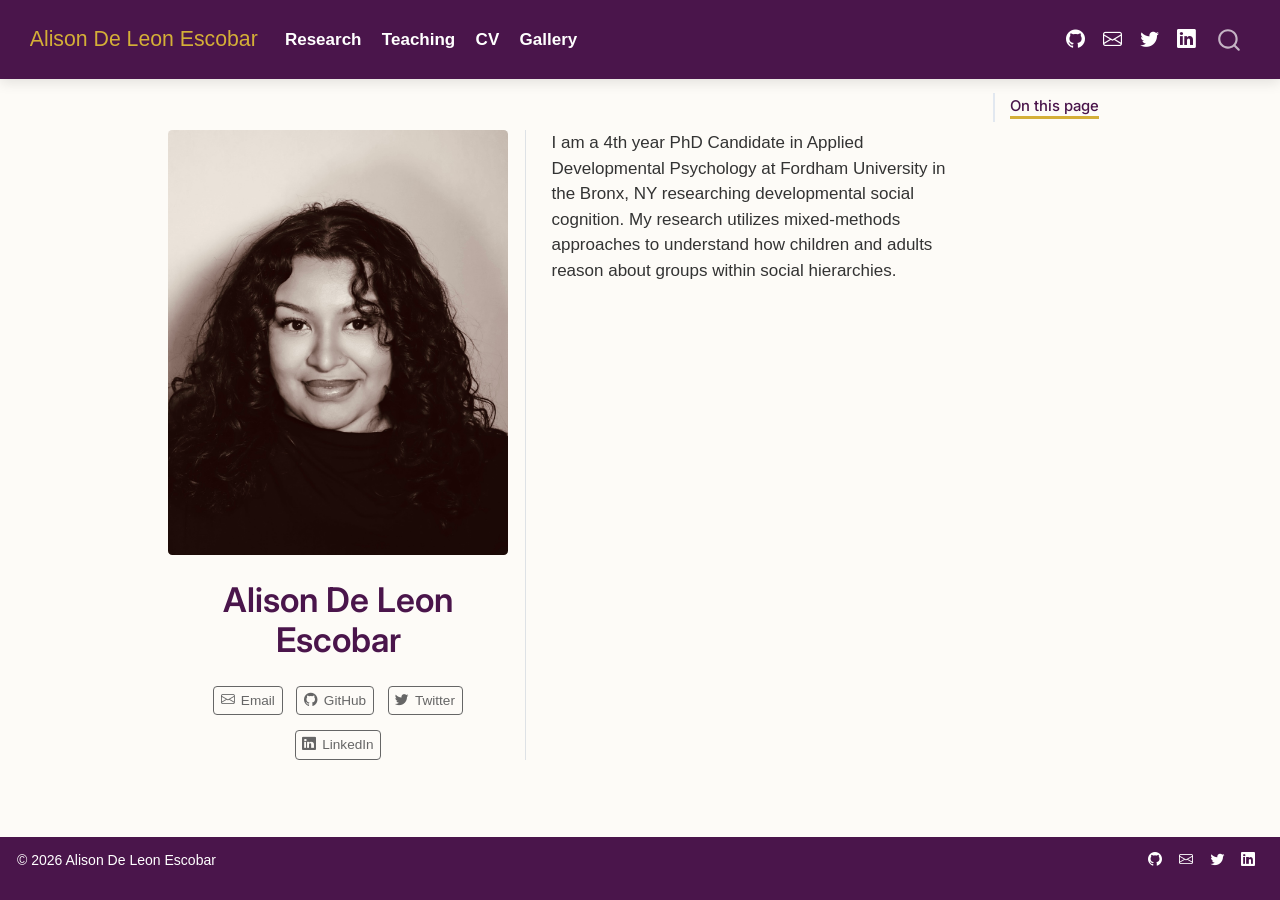
<file: docs/index.html>
<!DOCTYPE html>
<html xmlns="http://www.w3.org/1999/xhtml" lang="en" xml:lang="en"><head>

<meta charset="utf-8">
<meta name="generator" content="quarto-1.9.37">

<meta name="viewport" content="width=device-width, initial-scale=1.0, user-scalable=yes">


<title>Alison De Leon Escobar</title>
<style>
/* Default styles provided by pandoc.
** See https://pandoc.org/MANUAL.html#variables-for-html for config info.
*/
code{white-space: pre-wrap;}
span.smallcaps{font-variant: small-caps;}
div.columns{display: flex; gap: min(4vw, 1.5em);}
div.column{flex: auto; overflow-x: auto;}
div.hanging-indent{margin-left: 1.5em; text-indent: -1.5em;}
ul.task-list{list-style: none;}
ul.task-list li input[type="checkbox"] {
  width: 0.8em;
  margin: 0 0.8em 0.2em -1em; /* quarto-specific, see https://github.com/quarto-dev/quarto-cli/issues/4556 */ 
  vertical-align: middle;
}
</style>


<script src="site_libs/quarto-nav/quarto-nav.js"></script>
<script src="site_libs/quarto-nav/headroom.min.js"></script>
<script src="site_libs/clipboard/clipboard.min.js"></script>
<script src="site_libs/quarto-search/autocomplete.umd.js"></script>
<script src="site_libs/quarto-search/fuse.min.js"></script>
<script src="site_libs/quarto-search/quarto-search.js"></script>
<meta name="quarto:offset" content="./">
<script src="site_libs/quarto-html/quarto.js" type="module"></script>
<script src="site_libs/quarto-html/tabsets/tabsets.js" type="module"></script>
<script src="site_libs/quarto-html/popper.min.js"></script>
<script src="site_libs/quarto-html/tippy.umd.min.js"></script>
<link href="site_libs/quarto-html/tippy.css" rel="stylesheet">
<link href="site_libs/quarto-html/quarto-syntax-highlighting-7f8f88aac4f3542376d5c11b86a4c14d.css" rel="stylesheet" id="quarto-text-highlighting-styles">
<script src="site_libs/bootstrap/bootstrap.min.js"></script>
<link href="site_libs/bootstrap/bootstrap-icons.css" rel="stylesheet">
<link href="site_libs/bootstrap/bootstrap-c44015715e8faa9df336eb2a12022e12.min.css" rel="stylesheet" append-hash="true" id="quarto-bootstrap" data-mode="light">
<script id="quarto-search-options" type="application/json">{
  "location": "navbar",
  "copy-button": false,
  "collapse-after": 3,
  "panel-placement": "end",
  "type": "overlay",
  "limit": 50,
  "keyboard-shortcut": [
    "f",
    "/",
    "s"
  ],
  "show-item-context": false,
  "language": {
    "search-no-results-text": "No results",
    "search-matching-documents-text": "matching documents",
    "search-copy-link-title": "Copy link to search",
    "search-hide-matches-text": "Hide additional matches",
    "search-more-match-text": "more match in this document",
    "search-more-matches-text": "more matches in this document",
    "search-clear-button-title": "Clear",
    "search-text-placeholder": "",
    "search-detached-cancel-button-title": "Cancel",
    "search-submit-button-title": "Submit",
    "search-label": "Search"
  }
}</script>


</head>

<body class="nav-fixed quarto-light">

<div id="quarto-search-results"></div>
  <header id="quarto-header" class="headroom fixed-top">
    <nav class="navbar navbar-expand-lg " data-bs-theme="dark">
      <div class="navbar-container container-fluid">
      <div class="navbar-brand-container mx-auto">
    <a class="navbar-brand" href="./index.html">
    <span class="navbar-title">Alison De Leon Escobar</span>
    </a>
  </div>
            <div id="quarto-search" class="" title="Search"></div>
          <button class="navbar-toggler" type="button" data-bs-toggle="collapse" data-bs-target="#navbarCollapse" aria-controls="navbarCollapse" role="menu" aria-expanded="false" aria-label="Toggle navigation" onclick="if (window.quartoToggleHeadroom) { window.quartoToggleHeadroom(); }">
  <span class="navbar-toggler-icon"></span>
</button>
          <div class="collapse navbar-collapse" id="navbarCollapse">
            <ul class="navbar-nav navbar-nav-scroll me-auto">
  <li class="nav-item">
    <a class="nav-link" href="./research.html"> 
<span class="menu-text">Research</span></a>
  </li>  
  <li class="nav-item">
    <a class="nav-link" href="./teaching.html"> 
<span class="menu-text">Teaching</span></a>
  </li>  
  <li class="nav-item">
    <a class="nav-link" href="./cv.html"> 
<span class="menu-text">CV</span></a>
  </li>  
  <li class="nav-item">
    <a class="nav-link" href="./gallery.html"> 
<span class="menu-text">Gallery</span></a>
  </li>  
</ul>
            <ul class="navbar-nav navbar-nav-scroll ms-auto">
  <li class="nav-item compact">
    <a class="nav-link" href="https://github.com/alisondeleon"> <i class="bi bi-github" role="img">
</i> 
<span class="menu-text"></span></a>
  </li>  
  <li class="nav-item compact">
    <a class="nav-link" href="mailto:adeleonescobar@fordham.edu"> <i class="bi bi-envelope" role="img">
</i> 
<span class="menu-text"></span></a>
  </li>  
  <li class="nav-item compact">
    <a class="nav-link" href="https://twitter.com/theephd"> <i class="bi bi-twitter" role="img">
</i> 
<span class="menu-text"></span></a>
  </li>  
  <li class="nav-item compact">
    <a class="nav-link" href="https://linkedin.com/in/alison-de-leon"> <i class="bi bi-linkedin" role="img">
</i> 
<span class="menu-text"></span></a>
  </li>  
</ul>
          </div> <!-- /navcollapse -->
            <div class="quarto-navbar-tools">
</div>
      </div> <!-- /container-fluid -->
    </nav>
</header>
<!-- content -->
<div id="quarto-content" class="quarto-container page-columns page-rows-contents page-layout-article page-navbar">
<!-- sidebar -->
<!-- margin-sidebar -->
    <div id="quarto-margin-sidebar" class="sidebar margin-sidebar">
        <nav id="TOC" role="doc-toc" class="toc-active">
    <h2 id="toc-title">On this page</h2>
  <ul>
  <li><a href="#section" id="toc-section" class="nav-link active" data-scroll-target="#section"></a></li>
  </ul>
</nav>
    </div>
<!-- main -->
<div class="quarto-about-trestles">
  <div class="about-entity">
    <img src="profile-pic.jpg" alt="Headshot of Alison" class="about-image
  rounded " style="width: 20em;">
<header id="title-block-header" class="quarto-title-block default">
<div class="quarto-title">
<h1 class="title">Alison De Leon Escobar</h1>
</div>
<div class="quarto-title-meta">
  </div>
</header>
    <div class="about-links">
  <a href="mailto:adeleonescobar@fordham.edu" class="about-link" rel="" target="">
    <i class="bi bi-envelope"></i>
     <span class="about-link-text">Email</span>
  </a>
  <a href="https://github.com/alisondeleon" class="about-link" rel="" target="">
    <i class="bi bi-github"></i>
     <span class="about-link-text">GitHub</span>
  </a>
  <a href="https://twitter.com/theephd" class="about-link" rel="" target="">
    <i class="bi bi-twitter"></i>
     <span class="about-link-text">Twitter</span>
  </a>
  <a href="https://linkedin.com/in/alison-de-leon" class="about-link" rel="" target="">
    <i class="bi bi-linkedin"></i>
     <span class="about-link-text">LinkedIn</span>
  </a>
</div>
  </div>
  <div class="about-contents"><main class="content" id="quarto-document-content">

<p>I am a 4th year PhD Candidate in Applied Developmental Psychology at Fordham University in the Bronx, NY researching developmental social cognition. My research utilizes mixed-methods approaches to understand how children and adults reason about groups within social hierarchies.</p>
<section id="section" class="level2">
<h2 data-anchor-id="section"></h2>


</section>
</main></div>
</div>
 <!-- /main -->
<script id="quarto-html-after-body" type="application/javascript">
  window.document.addEventListener("DOMContentLoaded", function (event) {
    const isCodeAnnotation = (el) => {
      for (const clz of el.classList) {
        if (clz.startsWith('code-annotation-')) {                     
          return true;
        }
      }
      return false;
    }
    const onCopySuccess = function(e) {
      // button target
      const button = e.trigger;
      // don't keep focus
      button.blur();
      // flash "checked"
      button.classList.add('code-copy-button-checked');
      var currentTitle = button.getAttribute("title");
      button.setAttribute("title", "Copied!");
      let tooltip;
      if (window.bootstrap) {
        button.setAttribute("data-bs-toggle", "tooltip");
        button.setAttribute("data-bs-placement", "left");
        button.setAttribute("data-bs-title", "Copied!");
        tooltip = new bootstrap.Tooltip(button, 
          { trigger: "manual", 
            customClass: "code-copy-button-tooltip",
            offset: [0, -8]});
        tooltip.show();    
      }
      setTimeout(function() {
        if (tooltip) {
          tooltip.hide();
          button.removeAttribute("data-bs-title");
          button.removeAttribute("data-bs-toggle");
          button.removeAttribute("data-bs-placement");
        }
        button.setAttribute("title", currentTitle);
        button.classList.remove('code-copy-button-checked');
      }, 1000);
      // clear code selection
      e.clearSelection();
    }
    const getTextToCopy = function(trigger) {
      const outerScaffold = trigger.parentElement.cloneNode(true);
      const codeEl = outerScaffold.querySelector('code');
      for (const childEl of codeEl.children) {
        if (isCodeAnnotation(childEl)) {
          childEl.remove();
        }
      }
      return codeEl.innerText;
    }
    const clipboard = new window.ClipboardJS('.code-copy-button:not([data-in-quarto-modal])', {
      text: getTextToCopy
    });
    clipboard.on('success', onCopySuccess);
    if (window.document.getElementById('quarto-embedded-source-code-modal')) {
      const clipboardModal = new window.ClipboardJS('.code-copy-button[data-in-quarto-modal]', {
        text: getTextToCopy,
        container: window.document.getElementById('quarto-embedded-source-code-modal')
      });
      clipboardModal.on('success', onCopySuccess);
    }
      var localhostRegex = new RegExp(/^(?:http|https):\/\/localhost\:?[0-9]*\//);
      var mailtoRegex = new RegExp(/^mailto:/);
        var filterRegex = new RegExp('/' + window.location.host + '/');
      var isInternal = (href) => {
          return filterRegex.test(href) || localhostRegex.test(href) || mailtoRegex.test(href);
      }
      // Inspect non-navigation links and adorn them if external
     var links = window.document.querySelectorAll('a[href]:not(.nav-link):not(.navbar-brand):not(.toc-action):not(.sidebar-link):not(.sidebar-item-toggle):not(.pagination-link):not(.no-external):not([aria-hidden]):not(.dropdown-item):not(.quarto-navigation-tool):not(.about-link)');
      for (var i=0; i<links.length; i++) {
        const link = links[i];
        if (!isInternal(link.href)) {
          // undo the damage that might have been done by quarto-nav.js in the case of
          // links that we want to consider external
          if (link.dataset.originalHref !== undefined) {
            link.href = link.dataset.originalHref;
          }
        }
      }
    function tippyHover(el, contentFn, onTriggerFn, onUntriggerFn) {
      const config = {
        allowHTML: true,
        maxWidth: 500,
        delay: 100,
        arrow: false,
        appendTo: function(el) {
            return el.parentElement;
        },
        interactive: true,
        interactiveBorder: 10,
        theme: 'quarto',
        placement: 'bottom-start',
      };
      if (contentFn) {
        config.content = contentFn;
      }
      if (onTriggerFn) {
        config.onTrigger = onTriggerFn;
      }
      if (onUntriggerFn) {
        config.onUntrigger = onUntriggerFn;
      }
      window.tippy(el, config); 
    }
    const noterefs = window.document.querySelectorAll('a[role="doc-noteref"]');
    for (var i=0; i<noterefs.length; i++) {
      const ref = noterefs[i];
      tippyHover(ref, function() {
        // use id or data attribute instead here
        let href = ref.getAttribute('data-footnote-href') || ref.getAttribute('href');
        try { href = new URL(href).hash; } catch {}
        const id = href.replace(/^#\/?/, "");
        const note = window.document.getElementById(id);
        if (note) {
          return note.innerHTML;
        } else {
          return "";
        }
      });
    }
    const xrefs = window.document.querySelectorAll('a.quarto-xref');
    const processXRef = (id, note) => {
      // Strip column container classes
      const stripColumnClz = (el) => {
        el.classList.remove("page-full", "page-columns");
        if (el.children) {
          for (const child of el.children) {
            stripColumnClz(child);
          }
        }
      }
      stripColumnClz(note)
      if (id === null || id.startsWith('sec-')) {
        // Special case sections, only their first couple elements
        const container = document.createElement("div");
        if (note.children && note.children.length > 2) {
          container.appendChild(note.children[0].cloneNode(true));
          for (let i = 1; i < note.children.length; i++) {
            const child = note.children[i];
            if (child.tagName === "P" && child.innerText === "") {
              continue;
            } else {
              container.appendChild(child.cloneNode(true));
              break;
            }
          }
          if (window.Quarto?.typesetMath) {
            window.Quarto.typesetMath(container);
          }
          return container.innerHTML
        } else {
          if (window.Quarto?.typesetMath) {
            window.Quarto.typesetMath(note);
          }
          return note.innerHTML;
        }
      } else {
        // Remove any anchor links if they are present
        const anchorLink = note.querySelector('a.anchorjs-link');
        if (anchorLink) {
          anchorLink.remove();
        }
        if (window.Quarto?.typesetMath) {
          window.Quarto.typesetMath(note);
        }
        if (note.classList.contains("callout")) {
          return note.outerHTML;
        } else {
          return note.innerHTML;
        }
      }
    }
    for (var i=0; i<xrefs.length; i++) {
      const xref = xrefs[i];
      tippyHover(xref, undefined, function(instance) {
        instance.disable();
        let url = xref.getAttribute('href');
        let hash = undefined; 
        if (url.startsWith('#')) {
          hash = url;
        } else {
          try { hash = new URL(url).hash; } catch {}
        }
        if (hash) {
          const id = hash.replace(/^#\/?/, "");
          const note = window.document.getElementById(id);
          if (note !== null) {
            try {
              const html = processXRef(id, note.cloneNode(true));
              instance.setContent(html);
            } finally {
              instance.enable();
              instance.show();
            }
          } else {
            // See if we can fetch this
            fetch(url.split('#')[0])
            .then(res => res.text())
            .then(html => {
              const parser = new DOMParser();
              const htmlDoc = parser.parseFromString(html, "text/html");
              const note = htmlDoc.getElementById(id);
              if (note !== null) {
                const html = processXRef(id, note);
                instance.setContent(html);
              } 
            }).finally(() => {
              instance.enable();
              instance.show();
            });
          }
        } else {
          // See if we can fetch a full url (with no hash to target)
          // This is a special case and we should probably do some content thinning / targeting
          fetch(url)
          .then(res => res.text())
          .then(html => {
            const parser = new DOMParser();
            const htmlDoc = parser.parseFromString(html, "text/html");
            const note = htmlDoc.querySelector('main.content');
            if (note !== null) {
              // This should only happen for chapter cross references
              // (since there is no id in the URL)
              // remove the first header
              if (note.children.length > 0 && note.children[0].tagName === "HEADER") {
                note.children[0].remove();
              }
              const html = processXRef(null, note);
              instance.setContent(html);
            } 
          }).finally(() => {
            instance.enable();
            instance.show();
          });
        }
      }, function(instance) {
      });
    }
        let selectedAnnoteEl;
        const selectorForAnnotation = ( cell, annotation) => {
          let cellAttr = 'data-code-cell="' + cell + '"';
          let lineAttr = 'data-code-annotation="' +  annotation + '"';
          const selector = 'span[' + cellAttr + '][' + lineAttr + ']';
          return selector;
        }
        const selectCodeLines = (annoteEl) => {
          const doc = window.document;
          const targetCell = annoteEl.getAttribute("data-target-cell");
          const targetAnnotation = annoteEl.getAttribute("data-target-annotation");
          const annoteSpan = window.document.querySelector(selectorForAnnotation(targetCell, targetAnnotation));
          const lines = annoteSpan.getAttribute("data-code-lines").split(",");
          const lineIds = lines.map((line) => {
            return targetCell + "-" + line;
          })
          let top = null;
          let height = null;
          let parent = null;
          if (lineIds.length > 0) {
              //compute the position of the single el (top and bottom and make a div)
              const el = window.document.getElementById(lineIds[0]);
              top = el.offsetTop;
              height = el.offsetHeight;
              parent = el.parentElement.parentElement;
            if (lineIds.length > 1) {
              const lastEl = window.document.getElementById(lineIds[lineIds.length - 1]);
              const bottom = lastEl.offsetTop + lastEl.offsetHeight;
              height = bottom - top;
            }
            if (top !== null && height !== null && parent !== null) {
              // cook up a div (if necessary) and position it 
              let div = window.document.getElementById("code-annotation-line-highlight");
              if (div === null) {
                div = window.document.createElement("div");
                div.setAttribute("id", "code-annotation-line-highlight");
                div.style.position = 'absolute';
                parent.appendChild(div);
              }
              div.style.top = top - 2 + "px";
              div.style.height = height + 4 + "px";
              div.style.left = 0;
              let gutterDiv = window.document.getElementById("code-annotation-line-highlight-gutter");
              if (gutterDiv === null) {
                gutterDiv = window.document.createElement("div");
                gutterDiv.setAttribute("id", "code-annotation-line-highlight-gutter");
                gutterDiv.style.position = 'absolute';
                const codeCell = window.document.getElementById(targetCell);
                const gutter = codeCell.querySelector('.code-annotation-gutter');
                gutter.appendChild(gutterDiv);
              }
              gutterDiv.style.top = top - 2 + "px";
              gutterDiv.style.height = height + 4 + "px";
            }
            selectedAnnoteEl = annoteEl;
          }
        };
        const unselectCodeLines = () => {
          const elementsIds = ["code-annotation-line-highlight", "code-annotation-line-highlight-gutter"];
          elementsIds.forEach((elId) => {
            const div = window.document.getElementById(elId);
            if (div) {
              div.remove();
            }
          });
          selectedAnnoteEl = undefined;
        };
          // Handle positioning of the toggle
      window.addEventListener(
        "resize",
        throttle(() => {
          elRect = undefined;
          if (selectedAnnoteEl) {
            selectCodeLines(selectedAnnoteEl);
          }
        }, 10)
      );
      function throttle(fn, ms) {
      let throttle = false;
      let timer;
        return (...args) => {
          if(!throttle) { // first call gets through
              fn.apply(this, args);
              throttle = true;
          } else { // all the others get throttled
              if(timer) clearTimeout(timer); // cancel #2
              timer = setTimeout(() => {
                fn.apply(this, args);
                timer = throttle = false;
              }, ms);
          }
        };
      }
        // Attach click handler to the DT
        const annoteDls = window.document.querySelectorAll('dt[data-target-cell]');
        for (const annoteDlNode of annoteDls) {
          annoteDlNode.addEventListener('click', (event) => {
            const clickedEl = event.target;
            if (clickedEl !== selectedAnnoteEl) {
              unselectCodeLines();
              const activeEl = window.document.querySelector('dt[data-target-cell].code-annotation-active');
              if (activeEl) {
                activeEl.classList.remove('code-annotation-active');
              }
              selectCodeLines(clickedEl);
              clickedEl.classList.add('code-annotation-active');
            } else {
              // Unselect the line
              unselectCodeLines();
              clickedEl.classList.remove('code-annotation-active');
            }
          });
        }
    const findCites = (el) => {
      const parentEl = el.parentElement;
      if (parentEl) {
        const cites = parentEl.dataset.cites;
        if (cites) {
          return {
            el,
            cites: cites.split(' ')
          };
        } else {
          return findCites(el.parentElement)
        }
      } else {
        return undefined;
      }
    };
    var bibliorefs = window.document.querySelectorAll('a[role="doc-biblioref"]');
    for (var i=0; i<bibliorefs.length; i++) {
      const ref = bibliorefs[i];
      const citeInfo = findCites(ref);
      if (citeInfo) {
        tippyHover(citeInfo.el, function() {
          var popup = window.document.createElement('div');
          citeInfo.cites.forEach(function(cite) {
            var citeDiv = window.document.createElement('div');
            citeDiv.classList.add('hanging-indent');
            citeDiv.classList.add('csl-entry');
            var biblioDiv = window.document.getElementById('ref-' + cite);
            if (biblioDiv) {
              citeDiv.innerHTML = biblioDiv.innerHTML;
            }
            popup.appendChild(citeDiv);
          });
          return popup.innerHTML;
        });
      }
    }
  });
  </script>
</div> <!-- /content -->
<footer class="footer">
  <div class="nav-footer">
    <div class="nav-footer-left">
<p>© 2026 Alison De Leon Escobar</p>
</div>   
    <div class="nav-footer-center">
      &nbsp;
    </div>
    <div class="nav-footer-right">
      <ul class="footer-items list-unstyled">
    <li class="nav-item compact">
    <a class="nav-link" href="https://github.com/alisondeleon">
      <i class="bi bi-github" role="img">
</i> 
    </a>
  </li>  
    <li class="nav-item compact">
    <a class="nav-link" href="mailto:adeleonescobar@fordham.edu">
      <i class="bi bi-envelope" role="img">
</i> 
    </a>
  </li>  
    <li class="nav-item compact">
    <a class="nav-link" href="https://twitter.com/theephd">
      <i class="bi bi-twitter" role="img">
</i> 
    </a>
  </li>  
    <li class="nav-item compact">
    <a class="nav-link" href="https://linkedin.com/in/alison-de-leon">
      <i class="bi bi-linkedin" role="img">
</i> 
    </a>
  </li>  
</ul>
    </div>
  </div>
</footer>




</body></html>
</file>
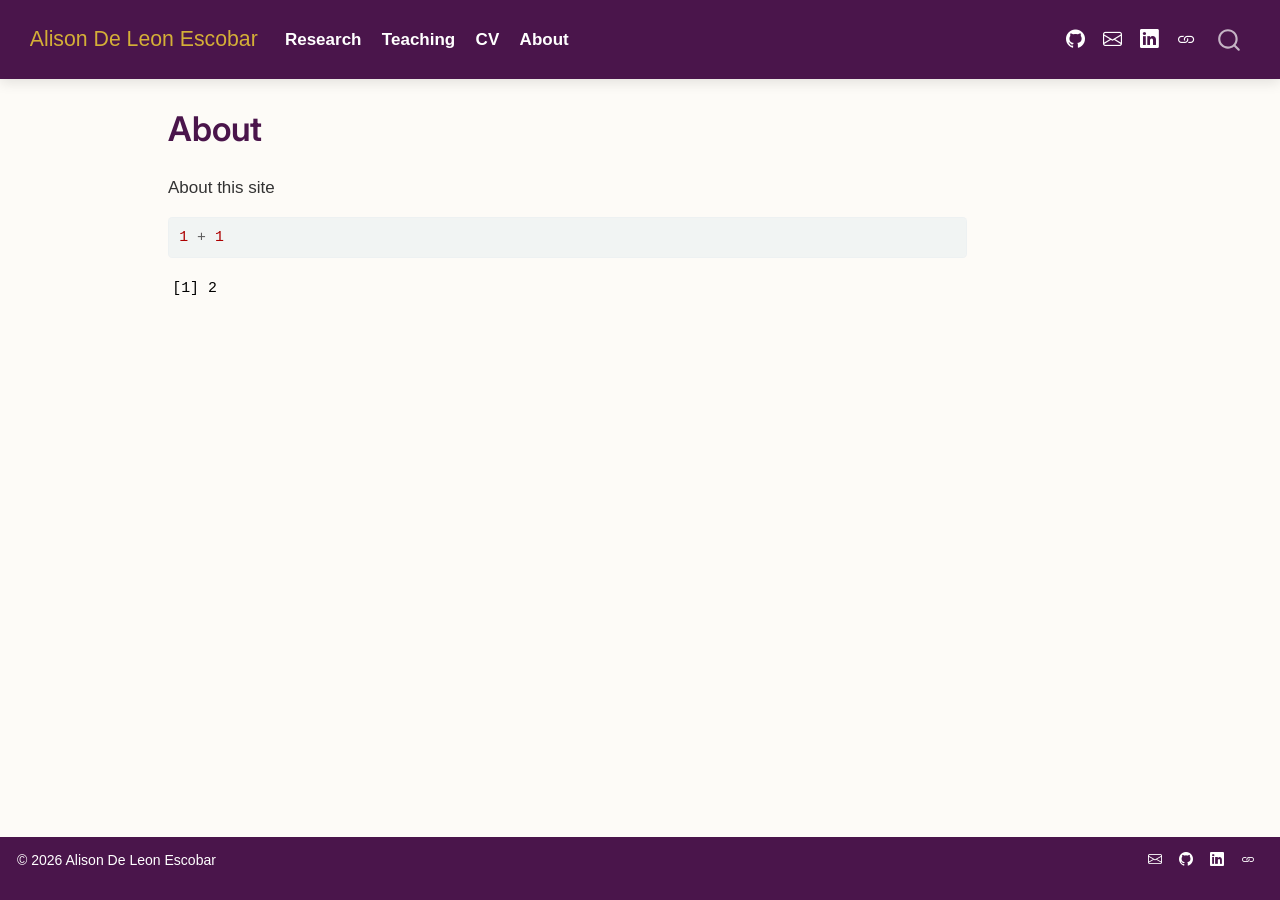
<file: docs/about.html>
<!DOCTYPE html>
<html xmlns="http://www.w3.org/1999/xhtml" lang="en" xml:lang="en"><head>

<meta charset="utf-8">
<meta name="generator" content="quarto-1.9.37">

<meta name="viewport" content="width=device-width, initial-scale=1.0, user-scalable=yes">


<title>About – Alison De Leon Escobar</title>
<style>
/* Default styles provided by pandoc.
** See https://pandoc.org/MANUAL.html#variables-for-html for config info.
*/
code{white-space: pre-wrap;}
span.smallcaps{font-variant: small-caps;}
div.columns{display: flex; gap: min(4vw, 1.5em);}
div.column{flex: auto; overflow-x: auto;}
div.hanging-indent{margin-left: 1.5em; text-indent: -1.5em;}
ul.task-list{list-style: none;}
ul.task-list li input[type="checkbox"] {
  width: 0.8em;
  margin: 0 0.8em 0.2em -1em; /* quarto-specific, see https://github.com/quarto-dev/quarto-cli/issues/4556 */ 
  vertical-align: middle;
}
/* CSS for syntax highlighting */
html { -webkit-text-size-adjust: 100%; }
pre > code.sourceCode { white-space: pre; position: relative; }
pre > code.sourceCode > span { display: inline-block; line-height: 1.25; }
pre > code.sourceCode > span:empty { height: 1.2em; }
.sourceCode { overflow: visible; }
code.sourceCode > span { color: inherit; text-decoration: inherit; }
div.sourceCode { margin: 1em 0; }
pre.sourceCode { margin: 0; }
@media screen {
div.sourceCode { overflow: auto; }
}
@media print {
pre > code.sourceCode { white-space: pre-wrap; }
pre > code.sourceCode > span { text-indent: -5em; padding-left: 5em; }
}
pre.numberSource code
  { counter-reset: source-line 0; }
pre.numberSource code > span
  { position: relative; left: -4em; counter-increment: source-line; }
pre.numberSource code > span > a:first-child::before
  { content: counter(source-line);
    position: relative; left: -1em; text-align: right; vertical-align: baseline;
    border: none; display: inline-block;
    -webkit-touch-callout: none; -webkit-user-select: none;
    -khtml-user-select: none; -moz-user-select: none;
    -ms-user-select: none; user-select: none;
    padding: 0 4px; width: 4em;
  }
pre.numberSource { margin-left: 3em;  padding-left: 4px; }
div.sourceCode
  {   }
@media screen {
pre > code.sourceCode > span > a:first-child::before { text-decoration: underline; }
}
</style>


<script src="site_libs/quarto-nav/quarto-nav.js"></script>
<script src="site_libs/quarto-nav/headroom.min.js"></script>
<script src="site_libs/clipboard/clipboard.min.js"></script>
<script src="site_libs/quarto-search/autocomplete.umd.js"></script>
<script src="site_libs/quarto-search/fuse.min.js"></script>
<script src="site_libs/quarto-search/quarto-search.js"></script>
<meta name="quarto:offset" content="./">
<script src="site_libs/quarto-html/quarto.js" type="module"></script>
<script src="site_libs/quarto-html/tabsets/tabsets.js" type="module"></script>
<script src="site_libs/quarto-html/popper.min.js"></script>
<script src="site_libs/quarto-html/tippy.umd.min.js"></script>
<script src="site_libs/quarto-html/anchor.min.js"></script>
<link href="site_libs/quarto-html/tippy.css" rel="stylesheet">
<link href="site_libs/quarto-html/quarto-syntax-highlighting-7f8f88aac4f3542376d5c11b86a4c14d.css" rel="stylesheet" id="quarto-text-highlighting-styles">
<script src="site_libs/bootstrap/bootstrap.min.js"></script>
<link href="site_libs/bootstrap/bootstrap-icons.css" rel="stylesheet">
<link href="site_libs/bootstrap/bootstrap-c44015715e8faa9df336eb2a12022e12.min.css" rel="stylesheet" append-hash="true" id="quarto-bootstrap" data-mode="light">
<script id="quarto-search-options" type="application/json">{
  "location": "navbar",
  "copy-button": false,
  "collapse-after": 3,
  "panel-placement": "end",
  "type": "overlay",
  "limit": 50,
  "keyboard-shortcut": [
    "f",
    "/",
    "s"
  ],
  "show-item-context": false,
  "language": {
    "search-no-results-text": "No results",
    "search-matching-documents-text": "matching documents",
    "search-copy-link-title": "Copy link to search",
    "search-hide-matches-text": "Hide additional matches",
    "search-more-match-text": "more match in this document",
    "search-more-matches-text": "more matches in this document",
    "search-clear-button-title": "Clear",
    "search-text-placeholder": "",
    "search-detached-cancel-button-title": "Cancel",
    "search-submit-button-title": "Submit",
    "search-label": "Search"
  }
}</script>


</head>

<body class="nav-fixed quarto-light">

<div id="quarto-search-results"></div>
  <header id="quarto-header" class="headroom fixed-top">
    <nav class="navbar navbar-expand-lg " data-bs-theme="dark">
      <div class="navbar-container container-fluid">
      <div class="navbar-brand-container mx-auto">
    <a class="navbar-brand" href="./index.html">
    <span class="navbar-title">Alison De Leon Escobar</span>
    </a>
  </div>
            <div id="quarto-search" class="" title="Search"></div>
          <button class="navbar-toggler" type="button" data-bs-toggle="collapse" data-bs-target="#navbarCollapse" aria-controls="navbarCollapse" role="menu" aria-expanded="false" aria-label="Toggle navigation" onclick="if (window.quartoToggleHeadroom) { window.quartoToggleHeadroom(); }">
  <span class="navbar-toggler-icon"></span>
</button>
          <div class="collapse navbar-collapse" id="navbarCollapse">
            <ul class="navbar-nav navbar-nav-scroll me-auto">
  <li class="nav-item">
    <a class="nav-link" href="./research.html"> 
<span class="menu-text">Research</span></a>
  </li>  
  <li class="nav-item">
    <a class="nav-link" href="./teaching.html"> 
<span class="menu-text">Teaching</span></a>
  </li>  
  <li class="nav-item">
    <a class="nav-link" href="./cv.html"> 
<span class="menu-text">CV</span></a>
  </li>  
  <li class="nav-item">
    <a class="nav-link" href="./index.html"> 
<span class="menu-text">About</span></a>
  </li>  
</ul>
            <ul class="navbar-nav navbar-nav-scroll ms-auto">
  <li class="nav-item compact">
    <a class="nav-link" href="https://github.com/alisondeleon"> <i class="bi bi-github" role="img">
</i> 
<span class="menu-text"></span></a>
  </li>  
  <li class="nav-item compact">
    <a class="nav-link" href="mailto:adeleonescobar@fordham.edu"> <i class="bi bi-envelope" role="img">
</i> 
<span class="menu-text"></span></a>
  </li>  
  <li class="nav-item compact">
    <a class="nav-link" href="https://linkedin.com/in/alison-de-leon"> <i class="bi bi-linkedin" role="img">
</i> 
<span class="menu-text"></span></a>
  </li>  
  <li class="nav-item compact">
    <a class="nav-link" href="https://linktr.ee/adeleonescobar"> <i class="bi bi-link" role="img">
</i> 
<span class="menu-text"></span></a>
  </li>  
</ul>
          </div> <!-- /navcollapse -->
            <div class="quarto-navbar-tools">
</div>
      </div> <!-- /container-fluid -->
    </nav>
</header>
<!-- content -->
<div id="quarto-content" class="quarto-container page-columns page-rows-contents page-layout-article page-navbar">
<!-- sidebar -->
<!-- margin-sidebar -->
    <div id="quarto-margin-sidebar" class="sidebar margin-sidebar zindex-bottom">
        
    </div>
<!-- main -->
<main class="content" id="quarto-document-content">

<header id="title-block-header" class="quarto-title-block default">
<div class="quarto-title">
<h1 class="title">About</h1>
</div>



<div class="quarto-title-meta">

    
  
    
  </div>
  


</header>


<p>About this site</p>
<div class="cell">
<div class="code-copy-outer-scaffold"><div class="sourceCode cell-code" id="cb1"><pre class="sourceCode r code-with-copy"><code class="sourceCode r"><span id="cb1-1"><a href="#cb1-1" aria-hidden="true" tabindex="-1"></a><span class="dv">1</span> <span class="sc">+</span> <span class="dv">1</span></span></code></pre></div><button title="Copy to Clipboard" class="code-copy-button"><i class="bi"></i></button></div>
<div class="cell-output cell-output-stdout">
<pre><code>[1] 2</code></pre>
</div>
</div>



</main> <!-- /main -->
<script id="quarto-html-after-body" type="application/javascript">
  window.document.addEventListener("DOMContentLoaded", function (event) {
    const icon = "";
    const anchorJS = new window.AnchorJS();
    anchorJS.options = {
      placement: 'right',
      icon: icon
    };
    anchorJS.add('.anchored');
    const isCodeAnnotation = (el) => {
      for (const clz of el.classList) {
        if (clz.startsWith('code-annotation-')) {                     
          return true;
        }
      }
      return false;
    }
    const onCopySuccess = function(e) {
      // button target
      const button = e.trigger;
      // don't keep focus
      button.blur();
      // flash "checked"
      button.classList.add('code-copy-button-checked');
      var currentTitle = button.getAttribute("title");
      button.setAttribute("title", "Copied!");
      let tooltip;
      if (window.bootstrap) {
        button.setAttribute("data-bs-toggle", "tooltip");
        button.setAttribute("data-bs-placement", "left");
        button.setAttribute("data-bs-title", "Copied!");
        tooltip = new bootstrap.Tooltip(button, 
          { trigger: "manual", 
            customClass: "code-copy-button-tooltip",
            offset: [0, -8]});
        tooltip.show();    
      }
      setTimeout(function() {
        if (tooltip) {
          tooltip.hide();
          button.removeAttribute("data-bs-title");
          button.removeAttribute("data-bs-toggle");
          button.removeAttribute("data-bs-placement");
        }
        button.setAttribute("title", currentTitle);
        button.classList.remove('code-copy-button-checked');
      }, 1000);
      // clear code selection
      e.clearSelection();
    }
    const getTextToCopy = function(trigger) {
      const outerScaffold = trigger.parentElement.cloneNode(true);
      const codeEl = outerScaffold.querySelector('code');
      for (const childEl of codeEl.children) {
        if (isCodeAnnotation(childEl)) {
          childEl.remove();
        }
      }
      return codeEl.innerText;
    }
    const clipboard = new window.ClipboardJS('.code-copy-button:not([data-in-quarto-modal])', {
      text: getTextToCopy
    });
    clipboard.on('success', onCopySuccess);
    if (window.document.getElementById('quarto-embedded-source-code-modal')) {
      const clipboardModal = new window.ClipboardJS('.code-copy-button[data-in-quarto-modal]', {
        text: getTextToCopy,
        container: window.document.getElementById('quarto-embedded-source-code-modal')
      });
      clipboardModal.on('success', onCopySuccess);
    }
      var localhostRegex = new RegExp(/^(?:http|https):\/\/localhost\:?[0-9]*\//);
      var mailtoRegex = new RegExp(/^mailto:/);
        var filterRegex = new RegExp('/' + window.location.host + '/');
      var isInternal = (href) => {
          return filterRegex.test(href) || localhostRegex.test(href) || mailtoRegex.test(href);
      }
      // Inspect non-navigation links and adorn them if external
     var links = window.document.querySelectorAll('a[href]:not(.nav-link):not(.navbar-brand):not(.toc-action):not(.sidebar-link):not(.sidebar-item-toggle):not(.pagination-link):not(.no-external):not([aria-hidden]):not(.dropdown-item):not(.quarto-navigation-tool):not(.about-link)');
      for (var i=0; i<links.length; i++) {
        const link = links[i];
        if (!isInternal(link.href)) {
          // undo the damage that might have been done by quarto-nav.js in the case of
          // links that we want to consider external
          if (link.dataset.originalHref !== undefined) {
            link.href = link.dataset.originalHref;
          }
        }
      }
    function tippyHover(el, contentFn, onTriggerFn, onUntriggerFn) {
      const config = {
        allowHTML: true,
        maxWidth: 500,
        delay: 100,
        arrow: false,
        appendTo: function(el) {
            return el.parentElement;
        },
        interactive: true,
        interactiveBorder: 10,
        theme: 'quarto',
        placement: 'bottom-start',
      };
      if (contentFn) {
        config.content = contentFn;
      }
      if (onTriggerFn) {
        config.onTrigger = onTriggerFn;
      }
      if (onUntriggerFn) {
        config.onUntrigger = onUntriggerFn;
      }
      window.tippy(el, config); 
    }
    const noterefs = window.document.querySelectorAll('a[role="doc-noteref"]');
    for (var i=0; i<noterefs.length; i++) {
      const ref = noterefs[i];
      tippyHover(ref, function() {
        // use id or data attribute instead here
        let href = ref.getAttribute('data-footnote-href') || ref.getAttribute('href');
        try { href = new URL(href).hash; } catch {}
        const id = href.replace(/^#\/?/, "");
        const note = window.document.getElementById(id);
        if (note) {
          return note.innerHTML;
        } else {
          return "";
        }
      });
    }
    const xrefs = window.document.querySelectorAll('a.quarto-xref');
    const processXRef = (id, note) => {
      // Strip column container classes
      const stripColumnClz = (el) => {
        el.classList.remove("page-full", "page-columns");
        if (el.children) {
          for (const child of el.children) {
            stripColumnClz(child);
          }
        }
      }
      stripColumnClz(note)
      if (id === null || id.startsWith('sec-')) {
        // Special case sections, only their first couple elements
        const container = document.createElement("div");
        if (note.children && note.children.length > 2) {
          container.appendChild(note.children[0].cloneNode(true));
          for (let i = 1; i < note.children.length; i++) {
            const child = note.children[i];
            if (child.tagName === "P" && child.innerText === "") {
              continue;
            } else {
              container.appendChild(child.cloneNode(true));
              break;
            }
          }
          if (window.Quarto?.typesetMath) {
            window.Quarto.typesetMath(container);
          }
          return container.innerHTML
        } else {
          if (window.Quarto?.typesetMath) {
            window.Quarto.typesetMath(note);
          }
          return note.innerHTML;
        }
      } else {
        // Remove any anchor links if they are present
        const anchorLink = note.querySelector('a.anchorjs-link');
        if (anchorLink) {
          anchorLink.remove();
        }
        if (window.Quarto?.typesetMath) {
          window.Quarto.typesetMath(note);
        }
        if (note.classList.contains("callout")) {
          return note.outerHTML;
        } else {
          return note.innerHTML;
        }
      }
    }
    for (var i=0; i<xrefs.length; i++) {
      const xref = xrefs[i];
      tippyHover(xref, undefined, function(instance) {
        instance.disable();
        let url = xref.getAttribute('href');
        let hash = undefined; 
        if (url.startsWith('#')) {
          hash = url;
        } else {
          try { hash = new URL(url).hash; } catch {}
        }
        if (hash) {
          const id = hash.replace(/^#\/?/, "");
          const note = window.document.getElementById(id);
          if (note !== null) {
            try {
              const html = processXRef(id, note.cloneNode(true));
              instance.setContent(html);
            } finally {
              instance.enable();
              instance.show();
            }
          } else {
            // See if we can fetch this
            fetch(url.split('#')[0])
            .then(res => res.text())
            .then(html => {
              const parser = new DOMParser();
              const htmlDoc = parser.parseFromString(html, "text/html");
              const note = htmlDoc.getElementById(id);
              if (note !== null) {
                const html = processXRef(id, note);
                instance.setContent(html);
              } 
            }).finally(() => {
              instance.enable();
              instance.show();
            });
          }
        } else {
          // See if we can fetch a full url (with no hash to target)
          // This is a special case and we should probably do some content thinning / targeting
          fetch(url)
          .then(res => res.text())
          .then(html => {
            const parser = new DOMParser();
            const htmlDoc = parser.parseFromString(html, "text/html");
            const note = htmlDoc.querySelector('main.content');
            if (note !== null) {
              // This should only happen for chapter cross references
              // (since there is no id in the URL)
              // remove the first header
              if (note.children.length > 0 && note.children[0].tagName === "HEADER") {
                note.children[0].remove();
              }
              const html = processXRef(null, note);
              instance.setContent(html);
            } 
          }).finally(() => {
            instance.enable();
            instance.show();
          });
        }
      }, function(instance) {
      });
    }
        let selectedAnnoteEl;
        const selectorForAnnotation = ( cell, annotation) => {
          let cellAttr = 'data-code-cell="' + cell + '"';
          let lineAttr = 'data-code-annotation="' +  annotation + '"';
          const selector = 'span[' + cellAttr + '][' + lineAttr + ']';
          return selector;
        }
        const selectCodeLines = (annoteEl) => {
          const doc = window.document;
          const targetCell = annoteEl.getAttribute("data-target-cell");
          const targetAnnotation = annoteEl.getAttribute("data-target-annotation");
          const annoteSpan = window.document.querySelector(selectorForAnnotation(targetCell, targetAnnotation));
          const lines = annoteSpan.getAttribute("data-code-lines").split(",");
          const lineIds = lines.map((line) => {
            return targetCell + "-" + line;
          })
          let top = null;
          let height = null;
          let parent = null;
          if (lineIds.length > 0) {
              //compute the position of the single el (top and bottom and make a div)
              const el = window.document.getElementById(lineIds[0]);
              top = el.offsetTop;
              height = el.offsetHeight;
              parent = el.parentElement.parentElement;
            if (lineIds.length > 1) {
              const lastEl = window.document.getElementById(lineIds[lineIds.length - 1]);
              const bottom = lastEl.offsetTop + lastEl.offsetHeight;
              height = bottom - top;
            }
            if (top !== null && height !== null && parent !== null) {
              // cook up a div (if necessary) and position it 
              let div = window.document.getElementById("code-annotation-line-highlight");
              if (div === null) {
                div = window.document.createElement("div");
                div.setAttribute("id", "code-annotation-line-highlight");
                div.style.position = 'absolute';
                parent.appendChild(div);
              }
              div.style.top = top - 2 + "px";
              div.style.height = height + 4 + "px";
              div.style.left = 0;
              let gutterDiv = window.document.getElementById("code-annotation-line-highlight-gutter");
              if (gutterDiv === null) {
                gutterDiv = window.document.createElement("div");
                gutterDiv.setAttribute("id", "code-annotation-line-highlight-gutter");
                gutterDiv.style.position = 'absolute';
                const codeCell = window.document.getElementById(targetCell);
                const gutter = codeCell.querySelector('.code-annotation-gutter');
                gutter.appendChild(gutterDiv);
              }
              gutterDiv.style.top = top - 2 + "px";
              gutterDiv.style.height = height + 4 + "px";
            }
            selectedAnnoteEl = annoteEl;
          }
        };
        const unselectCodeLines = () => {
          const elementsIds = ["code-annotation-line-highlight", "code-annotation-line-highlight-gutter"];
          elementsIds.forEach((elId) => {
            const div = window.document.getElementById(elId);
            if (div) {
              div.remove();
            }
          });
          selectedAnnoteEl = undefined;
        };
          // Handle positioning of the toggle
      window.addEventListener(
        "resize",
        throttle(() => {
          elRect = undefined;
          if (selectedAnnoteEl) {
            selectCodeLines(selectedAnnoteEl);
          }
        }, 10)
      );
      function throttle(fn, ms) {
      let throttle = false;
      let timer;
        return (...args) => {
          if(!throttle) { // first call gets through
              fn.apply(this, args);
              throttle = true;
          } else { // all the others get throttled
              if(timer) clearTimeout(timer); // cancel #2
              timer = setTimeout(() => {
                fn.apply(this, args);
                timer = throttle = false;
              }, ms);
          }
        };
      }
        // Attach click handler to the DT
        const annoteDls = window.document.querySelectorAll('dt[data-target-cell]');
        for (const annoteDlNode of annoteDls) {
          annoteDlNode.addEventListener('click', (event) => {
            const clickedEl = event.target;
            if (clickedEl !== selectedAnnoteEl) {
              unselectCodeLines();
              const activeEl = window.document.querySelector('dt[data-target-cell].code-annotation-active');
              if (activeEl) {
                activeEl.classList.remove('code-annotation-active');
              }
              selectCodeLines(clickedEl);
              clickedEl.classList.add('code-annotation-active');
            } else {
              // Unselect the line
              unselectCodeLines();
              clickedEl.classList.remove('code-annotation-active');
            }
          });
        }
    const findCites = (el) => {
      const parentEl = el.parentElement;
      if (parentEl) {
        const cites = parentEl.dataset.cites;
        if (cites) {
          return {
            el,
            cites: cites.split(' ')
          };
        } else {
          return findCites(el.parentElement)
        }
      } else {
        return undefined;
      }
    };
    var bibliorefs = window.document.querySelectorAll('a[role="doc-biblioref"]');
    for (var i=0; i<bibliorefs.length; i++) {
      const ref = bibliorefs[i];
      const citeInfo = findCites(ref);
      if (citeInfo) {
        tippyHover(citeInfo.el, function() {
          var popup = window.document.createElement('div');
          citeInfo.cites.forEach(function(cite) {
            var citeDiv = window.document.createElement('div');
            citeDiv.classList.add('hanging-indent');
            citeDiv.classList.add('csl-entry');
            var biblioDiv = window.document.getElementById('ref-' + cite);
            if (biblioDiv) {
              citeDiv.innerHTML = biblioDiv.innerHTML;
            }
            popup.appendChild(citeDiv);
          });
          return popup.innerHTML;
        });
      }
    }
  });
  </script>
</div> <!-- /content -->
<footer class="footer">
  <div class="nav-footer">
    <div class="nav-footer-left">
<p>© 2026 Alison De Leon Escobar</p>
</div>   
    <div class="nav-footer-center">
      &nbsp;
    </div>
    <div class="nav-footer-right">
      <ul class="footer-items list-unstyled">
    <li class="nav-item compact">
    <a class="nav-link" href="mailto:adeleonescobar@fordham.edu">
      <i class="bi bi-envelope" role="img">
</i> 
    </a>
  </li>  
    <li class="nav-item compact">
    <a class="nav-link" href="https://github.com/alisondeleon">
      <i class="bi bi-github" role="img">
</i> 
    </a>
  </li>  
    <li class="nav-item compact">
    <a class="nav-link" href="https://linkedin.com/in/alison-de-leon">
      <i class="bi bi-linkedin" role="img">
</i> 
    </a>
  </li>  
    <li class="nav-item compact">
    <a class="nav-link" href="https://linktr.ee/adeleonescobar">
      <i class="bi bi-link" role="img">
</i> 
    </a>
  </li>  
</ul>
    </div>
  </div>
</footer>




</body></html>
</file>
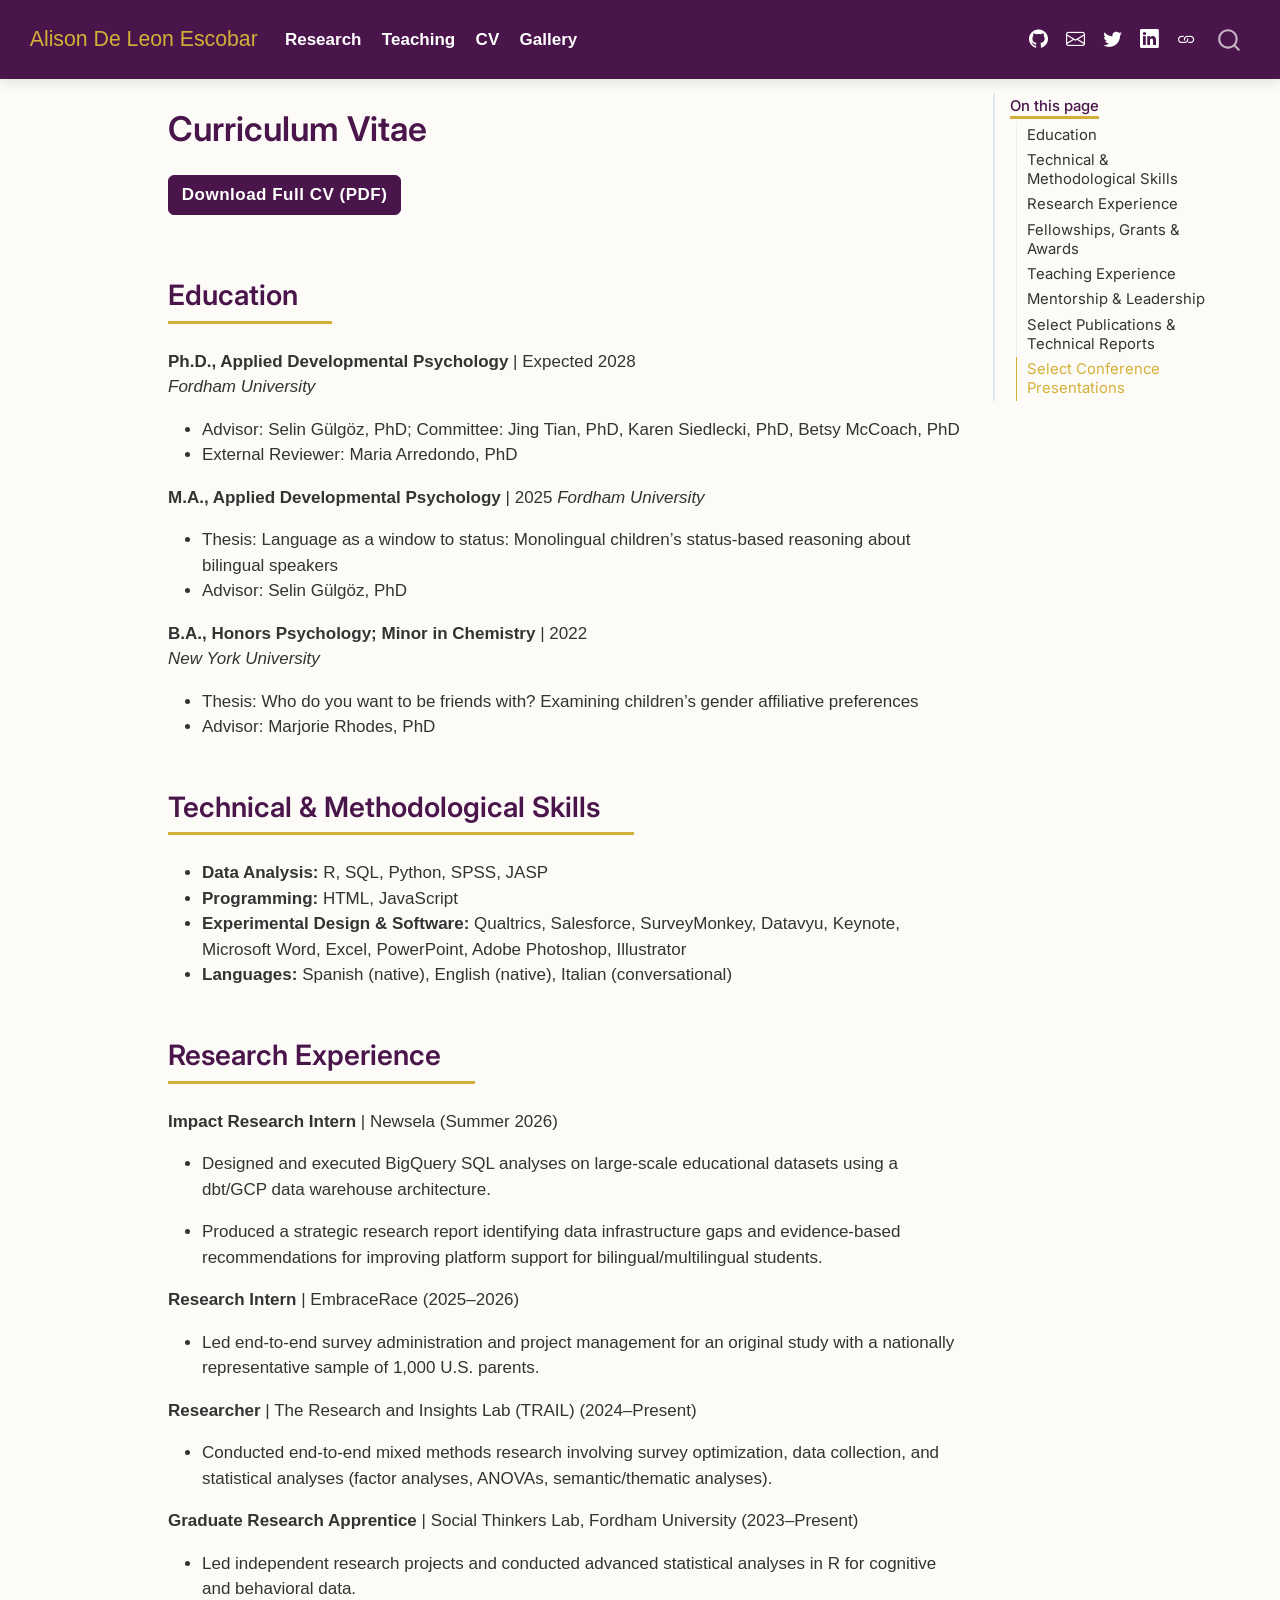
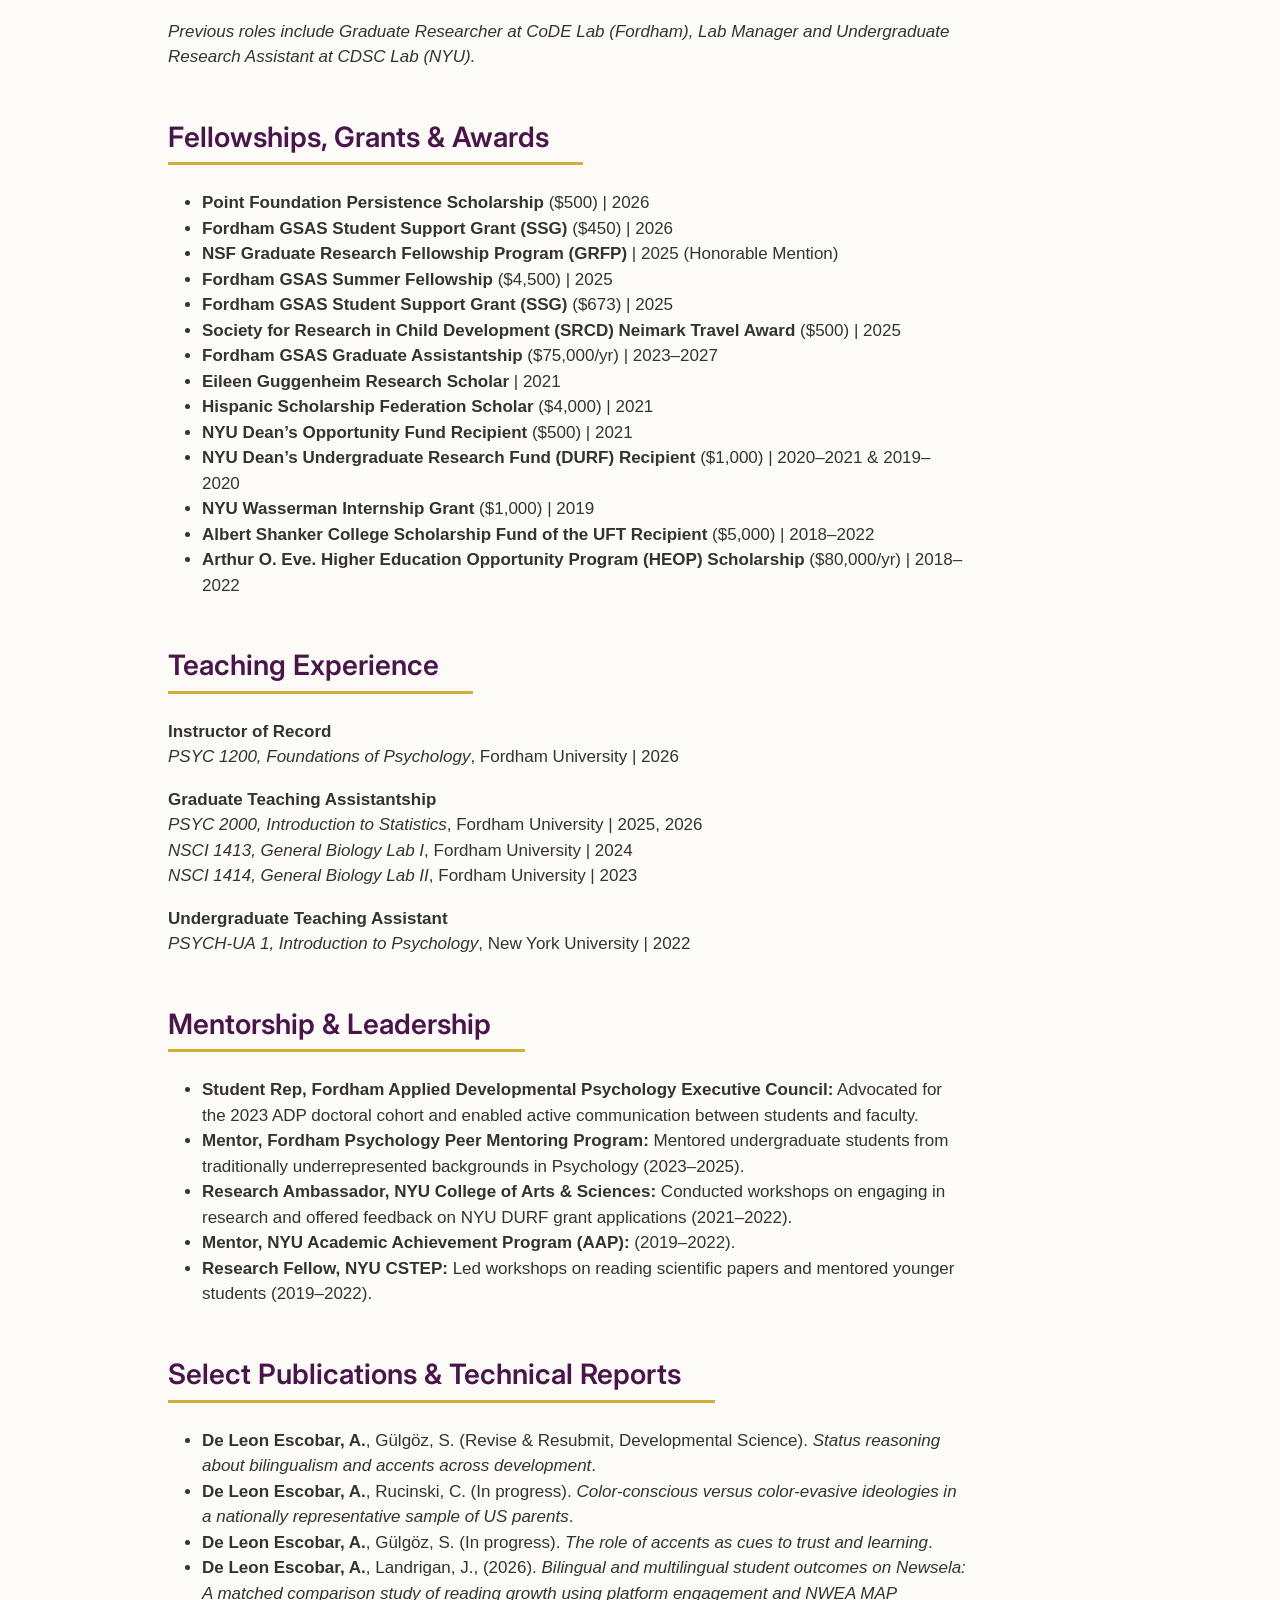
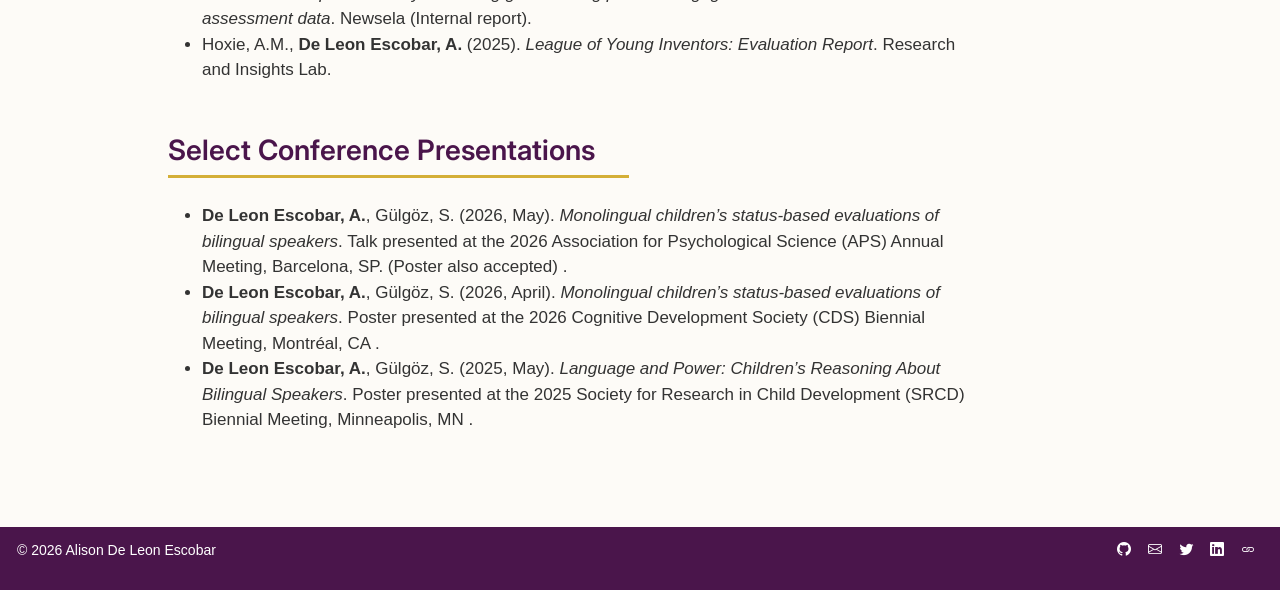
<file: docs/cv.html>
<!DOCTYPE html>
<html xmlns="http://www.w3.org/1999/xhtml" lang="en" xml:lang="en"><head>

<meta charset="utf-8">
<meta name="generator" content="quarto-1.9.37">

<meta name="viewport" content="width=device-width, initial-scale=1.0, user-scalable=yes">


<title>Curriculum Vitae – Alison De Leon Escobar</title>
<style>
/* Default styles provided by pandoc.
** See https://pandoc.org/MANUAL.html#variables-for-html for config info.
*/
code{white-space: pre-wrap;}
span.smallcaps{font-variant: small-caps;}
div.columns{display: flex; gap: min(4vw, 1.5em);}
div.column{flex: auto; overflow-x: auto;}
div.hanging-indent{margin-left: 1.5em; text-indent: -1.5em;}
ul.task-list{list-style: none;}
ul.task-list li input[type="checkbox"] {
  width: 0.8em;
  margin: 0 0.8em 0.2em -1em; /* quarto-specific, see https://github.com/quarto-dev/quarto-cli/issues/4556 */ 
  vertical-align: middle;
}
</style>


<script src="site_libs/quarto-nav/quarto-nav.js"></script>
<script src="site_libs/quarto-nav/headroom.min.js"></script>
<script src="site_libs/clipboard/clipboard.min.js"></script>
<script src="site_libs/quarto-search/autocomplete.umd.js"></script>
<script src="site_libs/quarto-search/fuse.min.js"></script>
<script src="site_libs/quarto-search/quarto-search.js"></script>
<meta name="quarto:offset" content="./">
<script src="site_libs/quarto-html/quarto.js" type="module"></script>
<script src="site_libs/quarto-html/tabsets/tabsets.js" type="module"></script>
<script src="site_libs/quarto-html/popper.min.js"></script>
<script src="site_libs/quarto-html/tippy.umd.min.js"></script>
<script src="site_libs/quarto-html/anchor.min.js"></script>
<link href="site_libs/quarto-html/tippy.css" rel="stylesheet">
<link href="site_libs/quarto-html/quarto-syntax-highlighting-7f8f88aac4f3542376d5c11b86a4c14d.css" rel="stylesheet" id="quarto-text-highlighting-styles">
<script src="site_libs/bootstrap/bootstrap.min.js"></script>
<link href="site_libs/bootstrap/bootstrap-icons.css" rel="stylesheet">
<link href="site_libs/bootstrap/bootstrap-c44015715e8faa9df336eb2a12022e12.min.css" rel="stylesheet" append-hash="true" id="quarto-bootstrap" data-mode="light">
<script id="quarto-search-options" type="application/json">{
  "location": "navbar",
  "copy-button": false,
  "collapse-after": 3,
  "panel-placement": "end",
  "type": "overlay",
  "limit": 50,
  "keyboard-shortcut": [
    "f",
    "/",
    "s"
  ],
  "show-item-context": false,
  "language": {
    "search-no-results-text": "No results",
    "search-matching-documents-text": "matching documents",
    "search-copy-link-title": "Copy link to search",
    "search-hide-matches-text": "Hide additional matches",
    "search-more-match-text": "more match in this document",
    "search-more-matches-text": "more matches in this document",
    "search-clear-button-title": "Clear",
    "search-text-placeholder": "",
    "search-detached-cancel-button-title": "Cancel",
    "search-submit-button-title": "Submit",
    "search-label": "Search"
  }
}</script>


</head>

<body class="nav-fixed quarto-light">

<div id="quarto-search-results"></div>
  <header id="quarto-header" class="headroom fixed-top">
    <nav class="navbar navbar-expand-lg " data-bs-theme="dark">
      <div class="navbar-container container-fluid">
      <div class="navbar-brand-container mx-auto">
    <a class="navbar-brand" href="./index.html">
    <span class="navbar-title">Alison De Leon Escobar</span>
    </a>
  </div>
            <div id="quarto-search" class="" title="Search"></div>
          <button class="navbar-toggler" type="button" data-bs-toggle="collapse" data-bs-target="#navbarCollapse" aria-controls="navbarCollapse" role="menu" aria-expanded="false" aria-label="Toggle navigation" onclick="if (window.quartoToggleHeadroom) { window.quartoToggleHeadroom(); }">
  <span class="navbar-toggler-icon"></span>
</button>
          <div class="collapse navbar-collapse" id="navbarCollapse">
            <ul class="navbar-nav navbar-nav-scroll me-auto">
  <li class="nav-item">
    <a class="nav-link" href="./research.html"> 
<span class="menu-text">Research</span></a>
  </li>  
  <li class="nav-item">
    <a class="nav-link" href="./teaching.html"> 
<span class="menu-text">Teaching</span></a>
  </li>  
  <li class="nav-item">
    <a class="nav-link active" href="./cv.html" aria-current="page"> 
<span class="menu-text">CV</span></a>
  </li>  
  <li class="nav-item">
    <a class="nav-link" href="./gallery.html"> 
<span class="menu-text">Gallery</span></a>
  </li>  
</ul>
            <ul class="navbar-nav navbar-nav-scroll ms-auto">
  <li class="nav-item compact">
    <a class="nav-link" href="https://github.com/alisondeleon"> <i class="bi bi-github" role="img">
</i> 
<span class="menu-text"></span></a>
  </li>  
  <li class="nav-item compact">
    <a class="nav-link" href="mailto:adeleonescobar@fordham.edu"> <i class="bi bi-envelope" role="img">
</i> 
<span class="menu-text"></span></a>
  </li>  
  <li class="nav-item compact">
    <a class="nav-link" href="https://twitter.com/theephd"> <i class="bi bi-twitter" role="img">
</i> 
<span class="menu-text"></span></a>
  </li>  
  <li class="nav-item compact">
    <a class="nav-link" href="https://linkedin.com/in/alison-de-leon"> <i class="bi bi-linkedin" role="img">
</i> 
<span class="menu-text"></span></a>
  </li>  
  <li class="nav-item compact">
    <a class="nav-link" href="https://linktr.ee/adeleonescobar"> <i class="bi bi-link" role="img">
</i> 
<span class="menu-text"></span></a>
  </li>  
</ul>
          </div> <!-- /navcollapse -->
            <div class="quarto-navbar-tools">
</div>
      </div> <!-- /container-fluid -->
    </nav>
</header>
<!-- content -->
<div id="quarto-content" class="quarto-container page-columns page-rows-contents page-layout-article page-navbar">
<!-- sidebar -->
<!-- margin-sidebar -->
    <div id="quarto-margin-sidebar" class="sidebar margin-sidebar">
        <nav id="TOC" role="doc-toc" class="toc-active">
    <h2 id="toc-title">On this page</h2>
   
  <ul>
  <li><a href="#education" id="toc-education" class="nav-link active" data-scroll-target="#education">Education</a></li>
  <li><a href="#technical-methodological-skills" id="toc-technical-methodological-skills" class="nav-link" data-scroll-target="#technical-methodological-skills">Technical &amp; Methodological Skills</a></li>
  <li><a href="#research-experience" id="toc-research-experience" class="nav-link" data-scroll-target="#research-experience">Research Experience</a></li>
  <li><a href="#fellowships-grants-awards" id="toc-fellowships-grants-awards" class="nav-link" data-scroll-target="#fellowships-grants-awards">Fellowships, Grants &amp; Awards</a></li>
  <li><a href="#teaching-experience" id="toc-teaching-experience" class="nav-link" data-scroll-target="#teaching-experience">Teaching Experience</a></li>
  <li><a href="#mentorship-leadership" id="toc-mentorship-leadership" class="nav-link" data-scroll-target="#mentorship-leadership">Mentorship &amp; Leadership</a></li>
  <li><a href="#select-publications-technical-reports" id="toc-select-publications-technical-reports" class="nav-link" data-scroll-target="#select-publications-technical-reports">Select Publications &amp; Technical Reports</a></li>
  <li><a href="#select-conference-presentations" id="toc-select-conference-presentations" class="nav-link" data-scroll-target="#select-conference-presentations">Select Conference Presentations</a></li>
  </ul>
</nav>
    </div>
<!-- main -->
<main class="content" id="quarto-document-content">

<header id="title-block-header" class="quarto-title-block default">
<div class="quarto-title">
<h1 class="title">Curriculum Vitae</h1>
</div>



<div class="quarto-title-meta">

    
  
    
  </div>
  


</header>


<p><a href="alison_de_leon_escobar_cv.pdf" class="btn btn-primary" style="margin-bottom: 30px;">Download Full CV (PDF)</a></p>
<section id="education" class="level2">
<h2 class="anchored" data-anchor-id="education">Education</h2>
<p><strong>Ph.D., Applied Developmental Psychology</strong> | Expected 2028<br>
<em>Fordham University</em></p>
<ul>
<li>Advisor: Selin Gülgöz, PhD; Committee: Jing Tian, PhD, Karen Siedlecki, PhD, Betsy McCoach, PhD</li>
<li>External Reviewer: Maria Arredondo, PhD</li>
</ul>
<p><strong>M.A., Applied Developmental Psychology</strong> | 2025 <em>Fordham University</em></p>
<ul>
<li>Thesis: Language as a window to status: Monolingual children’s status-based reasoning about bilingual speakers</li>
<li>Advisor: Selin Gülgöz, PhD</li>
</ul>
<p><strong>B.A., Honors Psychology; Minor in Chemistry</strong> | 2022<br>
<em>New York University</em></p>
<ul>
<li>Thesis: Who do you want to be friends with? Examining children’s gender affiliative preferences</li>
<li>Advisor: Marjorie Rhodes, PhD</li>
</ul>
<hr>
</section>
<section id="technical-methodological-skills" class="level2">
<h2 class="anchored" data-anchor-id="technical-methodological-skills">Technical &amp; Methodological Skills</h2>
<ul>
<li><strong>Data Analysis:</strong> R, SQL, Python, SPSS, JASP</li>
<li><strong>Programming:</strong> HTML, JavaScript</li>
<li><strong>Experimental Design &amp; Software:</strong> Qualtrics, Salesforce, SurveyMonkey, Datavyu, Keynote, Microsoft Word, Excel, PowerPoint, Adobe Photoshop, Illustrator</li>
<li><strong>Languages:</strong> Spanish (native), English (native), Italian (conversational)</li>
</ul>
<hr>
</section>
<section id="research-experience" class="level2">
<h2 class="anchored" data-anchor-id="research-experience">Research Experience</h2>
<p><strong>Impact Research Intern</strong> | Newsela (Summer 2026)</p>
<ul>
<li><p>Designed and executed BigQuery SQL analyses on large-scale educational datasets using a dbt/GCP data warehouse architecture.</p></li>
<li><p>Produced a strategic research report identifying data infrastructure gaps and evidence-based recommendations for improving platform support for bilingual/multilingual students.</p></li>
</ul>
<p><strong>Research Intern</strong> | EmbraceRace (2025–2026)</p>
<ul>
<li>Led end-to-end survey administration and project management for an original study with a nationally representative sample of 1,000 U.S. parents.</li>
</ul>
<p><strong>Researcher</strong> | The Research and Insights Lab (TRAIL) (2024–Present)</p>
<ul>
<li>Conducted end-to-end mixed methods research involving survey optimization, data collection, and statistical analyses (factor analyses, ANOVAs, semantic/thematic analyses).</li>
</ul>
<p><strong>Graduate Research Apprentice</strong> | Social Thinkers Lab, Fordham University (2023–Present)</p>
<ul>
<li>Led independent research projects and conducted advanced statistical analyses in R for cognitive and behavioral data.</li>
</ul>
<p><em>Previous roles include Graduate Researcher at CoDE Lab (Fordham), Lab Manager and Undergraduate Research Assistant at CDSC Lab (NYU).</em></p>
<hr>
</section>
<section id="fellowships-grants-awards" class="level2">
<h2 class="anchored" data-anchor-id="fellowships-grants-awards">Fellowships, Grants &amp; Awards</h2>
<ul>
<li><strong>Point Foundation Persistence Scholarship</strong> ($500) | 2026</li>
<li><strong>Fordham GSAS Student Support Grant (SSG)</strong> ($450) | 2026</li>
<li><strong>NSF Graduate Research Fellowship Program (GRFP)</strong> | 2025 (Honorable Mention)</li>
<li><strong>Fordham GSAS Summer Fellowship</strong> ($4,500) | 2025</li>
<li><strong>Fordham GSAS Student Support Grant (SSG)</strong> ($673) | 2025</li>
<li><strong>Society for Research in Child Development (SRCD) Neimark Travel Award</strong> ($500) | 2025</li>
<li><strong>Fordham GSAS Graduate Assistantship</strong> ($75,000/yr) | 2023–2027</li>
<li><strong>Eileen Guggenheim Research Scholar</strong> | 2021</li>
<li><strong>Hispanic Scholarship Federation Scholar</strong> ($4,000) | 2021</li>
<li><strong>NYU Dean’s Opportunity Fund Recipient</strong> ($500) | 2021</li>
<li><strong>NYU Dean’s Undergraduate Research Fund (DURF) Recipient</strong> ($1,000) | 2020–2021 &amp; 2019–2020</li>
<li><strong>NYU Wasserman Internship Grant</strong> ($1,000) | 2019</li>
<li><strong>Albert Shanker College Scholarship Fund of the UFT Recipient</strong> ($5,000) | 2018–2022</li>
<li><strong>Arthur O. Eve. Higher Education Opportunity Program (HEOP) Scholarship</strong> ($80,000/yr) | 2018–2022</li>
</ul>
<hr>
</section>
<section id="teaching-experience" class="level2">
<h2 class="anchored" data-anchor-id="teaching-experience">Teaching Experience</h2>
<p><strong>Instructor of Record</strong><br>
<em>PSYC 1200, Foundations of Psychology</em>, Fordham University | 2026</p>
<p><strong>Graduate Teaching Assistantship</strong><br>
<em>PSYC 2000, Introduction to Statistics</em>, Fordham University | 2025, 2026<br>
<em>NSCI 1413, General Biology Lab I</em>, Fordham University | 2024<br>
<em>NSCI 1414, General Biology Lab II</em>, Fordham University | 2023</p>
<p><strong>Undergraduate Teaching Assistant</strong><br>
<em>PSYCH-UA 1, Introduction to Psychology</em>, New York University | 2022</p>
<hr>
</section>
<section id="mentorship-leadership" class="level2">
<h2 class="anchored" data-anchor-id="mentorship-leadership">Mentorship &amp; Leadership</h2>
<ul>
<li><strong>Student Rep, Fordham Applied Developmental Psychology Executive Council:</strong> Advocated for the 2023 ADP doctoral cohort and enabled active communication between students and faculty.</li>
<li><strong>Mentor, Fordham Psychology Peer Mentoring Program:</strong> Mentored undergraduate students from traditionally underrepresented backgrounds in Psychology (2023–2025).</li>
<li><strong>Research Ambassador, NYU College of Arts &amp; Sciences:</strong> Conducted workshops on engaging in research and offered feedback on NYU DURF grant applications (2021–2022).</li>
<li><strong>Mentor, NYU Academic Achievement Program (AAP):</strong> (2019–2022).</li>
<li><strong>Research Fellow, NYU CSTEP:</strong> Led workshops on reading scientific papers and mentored younger students (2019–2022).</li>
</ul>
<hr>
</section>
<section id="select-publications-technical-reports" class="level2">
<h2 class="anchored" data-anchor-id="select-publications-technical-reports">Select Publications &amp; Technical Reports</h2>
<ul>
<li><strong>De Leon Escobar, A.</strong>, Gülgöz, S. (Revise &amp; Resubmit, Developmental Science). <em>Status reasoning about bilingualism and accents across development</em>.</li>
<li><strong>De Leon Escobar, A.</strong>, Rucinski, C. (In progress). <em>Color-conscious versus color-evasive ideologies in a nationally representative sample of US parents</em>.</li>
<li><strong>De Leon Escobar, A.</strong>, Gülgöz, S. (In progress). <em>The role of accents as cues to trust and learning</em>.</li>
<li><strong>De Leon Escobar, A.</strong>, Landrigan, J., (2026). <em>Bilingual and multilingual student outcomes on Newsela: A matched comparison study of reading growth using platform engagement and NWEA MAP assessment data</em>. Newsela (Internal report).</li>
<li>Hoxie, A.M., <strong>De Leon Escobar, A.</strong> (2025). <em>League of Young Inventors: Evaluation Report</em>. Research and Insights Lab.</li>
</ul>
<hr>
</section>
<section id="select-conference-presentations" class="level2">
<h2 class="anchored" data-anchor-id="select-conference-presentations">Select Conference Presentations</h2>
<ul>
<li><strong>De Leon Escobar, A.</strong>, Gülgöz, S. (2026, May). <em>Monolingual children’s status-based evaluations of bilingual speakers</em>. Talk presented at the 2026 Association for Psychological Science (APS) Annual Meeting, Barcelona, SP. (Poster also accepted) .</li>
<li><strong>De Leon Escobar, A.</strong>, Gülgöz, S. (2026, April). <em>Monolingual children’s status-based evaluations of bilingual speakers</em>. Poster presented at the 2026 Cognitive Development Society (CDS) Biennial Meeting, Montréal, CA .</li>
<li><strong>De Leon Escobar, A.</strong>, Gülgöz, S. (2025, May). <em>Language and Power: Children’s Reasoning About Bilingual Speakers</em>. Poster presented at the 2025 Society for Research in Child Development (SRCD) Biennial Meeting, Minneapolis, MN .</li>
</ul>


</section>

</main> <!-- /main -->
<script id="quarto-html-after-body" type="application/javascript">
  window.document.addEventListener("DOMContentLoaded", function (event) {
    const icon = "";
    const anchorJS = new window.AnchorJS();
    anchorJS.options = {
      placement: 'right',
      icon: icon
    };
    anchorJS.add('.anchored');
    const isCodeAnnotation = (el) => {
      for (const clz of el.classList) {
        if (clz.startsWith('code-annotation-')) {                     
          return true;
        }
      }
      return false;
    }
    const onCopySuccess = function(e) {
      // button target
      const button = e.trigger;
      // don't keep focus
      button.blur();
      // flash "checked"
      button.classList.add('code-copy-button-checked');
      var currentTitle = button.getAttribute("title");
      button.setAttribute("title", "Copied!");
      let tooltip;
      if (window.bootstrap) {
        button.setAttribute("data-bs-toggle", "tooltip");
        button.setAttribute("data-bs-placement", "left");
        button.setAttribute("data-bs-title", "Copied!");
        tooltip = new bootstrap.Tooltip(button, 
          { trigger: "manual", 
            customClass: "code-copy-button-tooltip",
            offset: [0, -8]});
        tooltip.show();    
      }
      setTimeout(function() {
        if (tooltip) {
          tooltip.hide();
          button.removeAttribute("data-bs-title");
          button.removeAttribute("data-bs-toggle");
          button.removeAttribute("data-bs-placement");
        }
        button.setAttribute("title", currentTitle);
        button.classList.remove('code-copy-button-checked');
      }, 1000);
      // clear code selection
      e.clearSelection();
    }
    const getTextToCopy = function(trigger) {
      const outerScaffold = trigger.parentElement.cloneNode(true);
      const codeEl = outerScaffold.querySelector('code');
      for (const childEl of codeEl.children) {
        if (isCodeAnnotation(childEl)) {
          childEl.remove();
        }
      }
      return codeEl.innerText;
    }
    const clipboard = new window.ClipboardJS('.code-copy-button:not([data-in-quarto-modal])', {
      text: getTextToCopy
    });
    clipboard.on('success', onCopySuccess);
    if (window.document.getElementById('quarto-embedded-source-code-modal')) {
      const clipboardModal = new window.ClipboardJS('.code-copy-button[data-in-quarto-modal]', {
        text: getTextToCopy,
        container: window.document.getElementById('quarto-embedded-source-code-modal')
      });
      clipboardModal.on('success', onCopySuccess);
    }
      var localhostRegex = new RegExp(/^(?:http|https):\/\/localhost\:?[0-9]*\//);
      var mailtoRegex = new RegExp(/^mailto:/);
        var filterRegex = new RegExp('/' + window.location.host + '/');
      var isInternal = (href) => {
          return filterRegex.test(href) || localhostRegex.test(href) || mailtoRegex.test(href);
      }
      // Inspect non-navigation links and adorn them if external
     var links = window.document.querySelectorAll('a[href]:not(.nav-link):not(.navbar-brand):not(.toc-action):not(.sidebar-link):not(.sidebar-item-toggle):not(.pagination-link):not(.no-external):not([aria-hidden]):not(.dropdown-item):not(.quarto-navigation-tool):not(.about-link)');
      for (var i=0; i<links.length; i++) {
        const link = links[i];
        if (!isInternal(link.href)) {
          // undo the damage that might have been done by quarto-nav.js in the case of
          // links that we want to consider external
          if (link.dataset.originalHref !== undefined) {
            link.href = link.dataset.originalHref;
          }
        }
      }
    function tippyHover(el, contentFn, onTriggerFn, onUntriggerFn) {
      const config = {
        allowHTML: true,
        maxWidth: 500,
        delay: 100,
        arrow: false,
        appendTo: function(el) {
            return el.parentElement;
        },
        interactive: true,
        interactiveBorder: 10,
        theme: 'quarto',
        placement: 'bottom-start',
      };
      if (contentFn) {
        config.content = contentFn;
      }
      if (onTriggerFn) {
        config.onTrigger = onTriggerFn;
      }
      if (onUntriggerFn) {
        config.onUntrigger = onUntriggerFn;
      }
      window.tippy(el, config); 
    }
    const noterefs = window.document.querySelectorAll('a[role="doc-noteref"]');
    for (var i=0; i<noterefs.length; i++) {
      const ref = noterefs[i];
      tippyHover(ref, function() {
        // use id or data attribute instead here
        let href = ref.getAttribute('data-footnote-href') || ref.getAttribute('href');
        try { href = new URL(href).hash; } catch {}
        const id = href.replace(/^#\/?/, "");
        const note = window.document.getElementById(id);
        if (note) {
          return note.innerHTML;
        } else {
          return "";
        }
      });
    }
    const xrefs = window.document.querySelectorAll('a.quarto-xref');
    const processXRef = (id, note) => {
      // Strip column container classes
      const stripColumnClz = (el) => {
        el.classList.remove("page-full", "page-columns");
        if (el.children) {
          for (const child of el.children) {
            stripColumnClz(child);
          }
        }
      }
      stripColumnClz(note)
      if (id === null || id.startsWith('sec-')) {
        // Special case sections, only their first couple elements
        const container = document.createElement("div");
        if (note.children && note.children.length > 2) {
          container.appendChild(note.children[0].cloneNode(true));
          for (let i = 1; i < note.children.length; i++) {
            const child = note.children[i];
            if (child.tagName === "P" && child.innerText === "") {
              continue;
            } else {
              container.appendChild(child.cloneNode(true));
              break;
            }
          }
          if (window.Quarto?.typesetMath) {
            window.Quarto.typesetMath(container);
          }
          return container.innerHTML
        } else {
          if (window.Quarto?.typesetMath) {
            window.Quarto.typesetMath(note);
          }
          return note.innerHTML;
        }
      } else {
        // Remove any anchor links if they are present
        const anchorLink = note.querySelector('a.anchorjs-link');
        if (anchorLink) {
          anchorLink.remove();
        }
        if (window.Quarto?.typesetMath) {
          window.Quarto.typesetMath(note);
        }
        if (note.classList.contains("callout")) {
          return note.outerHTML;
        } else {
          return note.innerHTML;
        }
      }
    }
    for (var i=0; i<xrefs.length; i++) {
      const xref = xrefs[i];
      tippyHover(xref, undefined, function(instance) {
        instance.disable();
        let url = xref.getAttribute('href');
        let hash = undefined; 
        if (url.startsWith('#')) {
          hash = url;
        } else {
          try { hash = new URL(url).hash; } catch {}
        }
        if (hash) {
          const id = hash.replace(/^#\/?/, "");
          const note = window.document.getElementById(id);
          if (note !== null) {
            try {
              const html = processXRef(id, note.cloneNode(true));
              instance.setContent(html);
            } finally {
              instance.enable();
              instance.show();
            }
          } else {
            // See if we can fetch this
            fetch(url.split('#')[0])
            .then(res => res.text())
            .then(html => {
              const parser = new DOMParser();
              const htmlDoc = parser.parseFromString(html, "text/html");
              const note = htmlDoc.getElementById(id);
              if (note !== null) {
                const html = processXRef(id, note);
                instance.setContent(html);
              } 
            }).finally(() => {
              instance.enable();
              instance.show();
            });
          }
        } else {
          // See if we can fetch a full url (with no hash to target)
          // This is a special case and we should probably do some content thinning / targeting
          fetch(url)
          .then(res => res.text())
          .then(html => {
            const parser = new DOMParser();
            const htmlDoc = parser.parseFromString(html, "text/html");
            const note = htmlDoc.querySelector('main.content');
            if (note !== null) {
              // This should only happen for chapter cross references
              // (since there is no id in the URL)
              // remove the first header
              if (note.children.length > 0 && note.children[0].tagName === "HEADER") {
                note.children[0].remove();
              }
              const html = processXRef(null, note);
              instance.setContent(html);
            } 
          }).finally(() => {
            instance.enable();
            instance.show();
          });
        }
      }, function(instance) {
      });
    }
        let selectedAnnoteEl;
        const selectorForAnnotation = ( cell, annotation) => {
          let cellAttr = 'data-code-cell="' + cell + '"';
          let lineAttr = 'data-code-annotation="' +  annotation + '"';
          const selector = 'span[' + cellAttr + '][' + lineAttr + ']';
          return selector;
        }
        const selectCodeLines = (annoteEl) => {
          const doc = window.document;
          const targetCell = annoteEl.getAttribute("data-target-cell");
          const targetAnnotation = annoteEl.getAttribute("data-target-annotation");
          const annoteSpan = window.document.querySelector(selectorForAnnotation(targetCell, targetAnnotation));
          const lines = annoteSpan.getAttribute("data-code-lines").split(",");
          const lineIds = lines.map((line) => {
            return targetCell + "-" + line;
          })
          let top = null;
          let height = null;
          let parent = null;
          if (lineIds.length > 0) {
              //compute the position of the single el (top and bottom and make a div)
              const el = window.document.getElementById(lineIds[0]);
              top = el.offsetTop;
              height = el.offsetHeight;
              parent = el.parentElement.parentElement;
            if (lineIds.length > 1) {
              const lastEl = window.document.getElementById(lineIds[lineIds.length - 1]);
              const bottom = lastEl.offsetTop + lastEl.offsetHeight;
              height = bottom - top;
            }
            if (top !== null && height !== null && parent !== null) {
              // cook up a div (if necessary) and position it 
              let div = window.document.getElementById("code-annotation-line-highlight");
              if (div === null) {
                div = window.document.createElement("div");
                div.setAttribute("id", "code-annotation-line-highlight");
                div.style.position = 'absolute';
                parent.appendChild(div);
              }
              div.style.top = top - 2 + "px";
              div.style.height = height + 4 + "px";
              div.style.left = 0;
              let gutterDiv = window.document.getElementById("code-annotation-line-highlight-gutter");
              if (gutterDiv === null) {
                gutterDiv = window.document.createElement("div");
                gutterDiv.setAttribute("id", "code-annotation-line-highlight-gutter");
                gutterDiv.style.position = 'absolute';
                const codeCell = window.document.getElementById(targetCell);
                const gutter = codeCell.querySelector('.code-annotation-gutter');
                gutter.appendChild(gutterDiv);
              }
              gutterDiv.style.top = top - 2 + "px";
              gutterDiv.style.height = height + 4 + "px";
            }
            selectedAnnoteEl = annoteEl;
          }
        };
        const unselectCodeLines = () => {
          const elementsIds = ["code-annotation-line-highlight", "code-annotation-line-highlight-gutter"];
          elementsIds.forEach((elId) => {
            const div = window.document.getElementById(elId);
            if (div) {
              div.remove();
            }
          });
          selectedAnnoteEl = undefined;
        };
          // Handle positioning of the toggle
      window.addEventListener(
        "resize",
        throttle(() => {
          elRect = undefined;
          if (selectedAnnoteEl) {
            selectCodeLines(selectedAnnoteEl);
          }
        }, 10)
      );
      function throttle(fn, ms) {
      let throttle = false;
      let timer;
        return (...args) => {
          if(!throttle) { // first call gets through
              fn.apply(this, args);
              throttle = true;
          } else { // all the others get throttled
              if(timer) clearTimeout(timer); // cancel #2
              timer = setTimeout(() => {
                fn.apply(this, args);
                timer = throttle = false;
              }, ms);
          }
        };
      }
        // Attach click handler to the DT
        const annoteDls = window.document.querySelectorAll('dt[data-target-cell]');
        for (const annoteDlNode of annoteDls) {
          annoteDlNode.addEventListener('click', (event) => {
            const clickedEl = event.target;
            if (clickedEl !== selectedAnnoteEl) {
              unselectCodeLines();
              const activeEl = window.document.querySelector('dt[data-target-cell].code-annotation-active');
              if (activeEl) {
                activeEl.classList.remove('code-annotation-active');
              }
              selectCodeLines(clickedEl);
              clickedEl.classList.add('code-annotation-active');
            } else {
              // Unselect the line
              unselectCodeLines();
              clickedEl.classList.remove('code-annotation-active');
            }
          });
        }
    const findCites = (el) => {
      const parentEl = el.parentElement;
      if (parentEl) {
        const cites = parentEl.dataset.cites;
        if (cites) {
          return {
            el,
            cites: cites.split(' ')
          };
        } else {
          return findCites(el.parentElement)
        }
      } else {
        return undefined;
      }
    };
    var bibliorefs = window.document.querySelectorAll('a[role="doc-biblioref"]');
    for (var i=0; i<bibliorefs.length; i++) {
      const ref = bibliorefs[i];
      const citeInfo = findCites(ref);
      if (citeInfo) {
        tippyHover(citeInfo.el, function() {
          var popup = window.document.createElement('div');
          citeInfo.cites.forEach(function(cite) {
            var citeDiv = window.document.createElement('div');
            citeDiv.classList.add('hanging-indent');
            citeDiv.classList.add('csl-entry');
            var biblioDiv = window.document.getElementById('ref-' + cite);
            if (biblioDiv) {
              citeDiv.innerHTML = biblioDiv.innerHTML;
            }
            popup.appendChild(citeDiv);
          });
          return popup.innerHTML;
        });
      }
    }
  });
  </script>
</div> <!-- /content -->
<footer class="footer">
  <div class="nav-footer">
    <div class="nav-footer-left">
<p>© 2026 Alison De Leon Escobar</p>
</div>   
    <div class="nav-footer-center">
      &nbsp;
    </div>
    <div class="nav-footer-right">
      <ul class="footer-items list-unstyled">
    <li class="nav-item compact">
    <a class="nav-link" href="https://github.com/alisondeleon">
      <i class="bi bi-github" role="img">
</i> 
    </a>
  </li>  
    <li class="nav-item compact">
    <a class="nav-link" href="mailto:adeleonescobar@fordham.edu">
      <i class="bi bi-envelope" role="img">
</i> 
    </a>
  </li>  
    <li class="nav-item compact">
    <a class="nav-link" href="https://twitter.com/theephd">
      <i class="bi bi-twitter" role="img">
</i> 
    </a>
  </li>  
    <li class="nav-item compact">
    <a class="nav-link" href="https://linkedin.com/in/alison-de-leon">
      <i class="bi bi-linkedin" role="img">
</i> 
    </a>
  </li>  
    <li class="nav-item compact">
    <a class="nav-link" href="https://linktr.ee/adeleonescobar">
      <i class="bi bi-link" role="img">
</i> 
    </a>
  </li>  
</ul>
    </div>
  </div>
</footer>




</body></html>
</file>
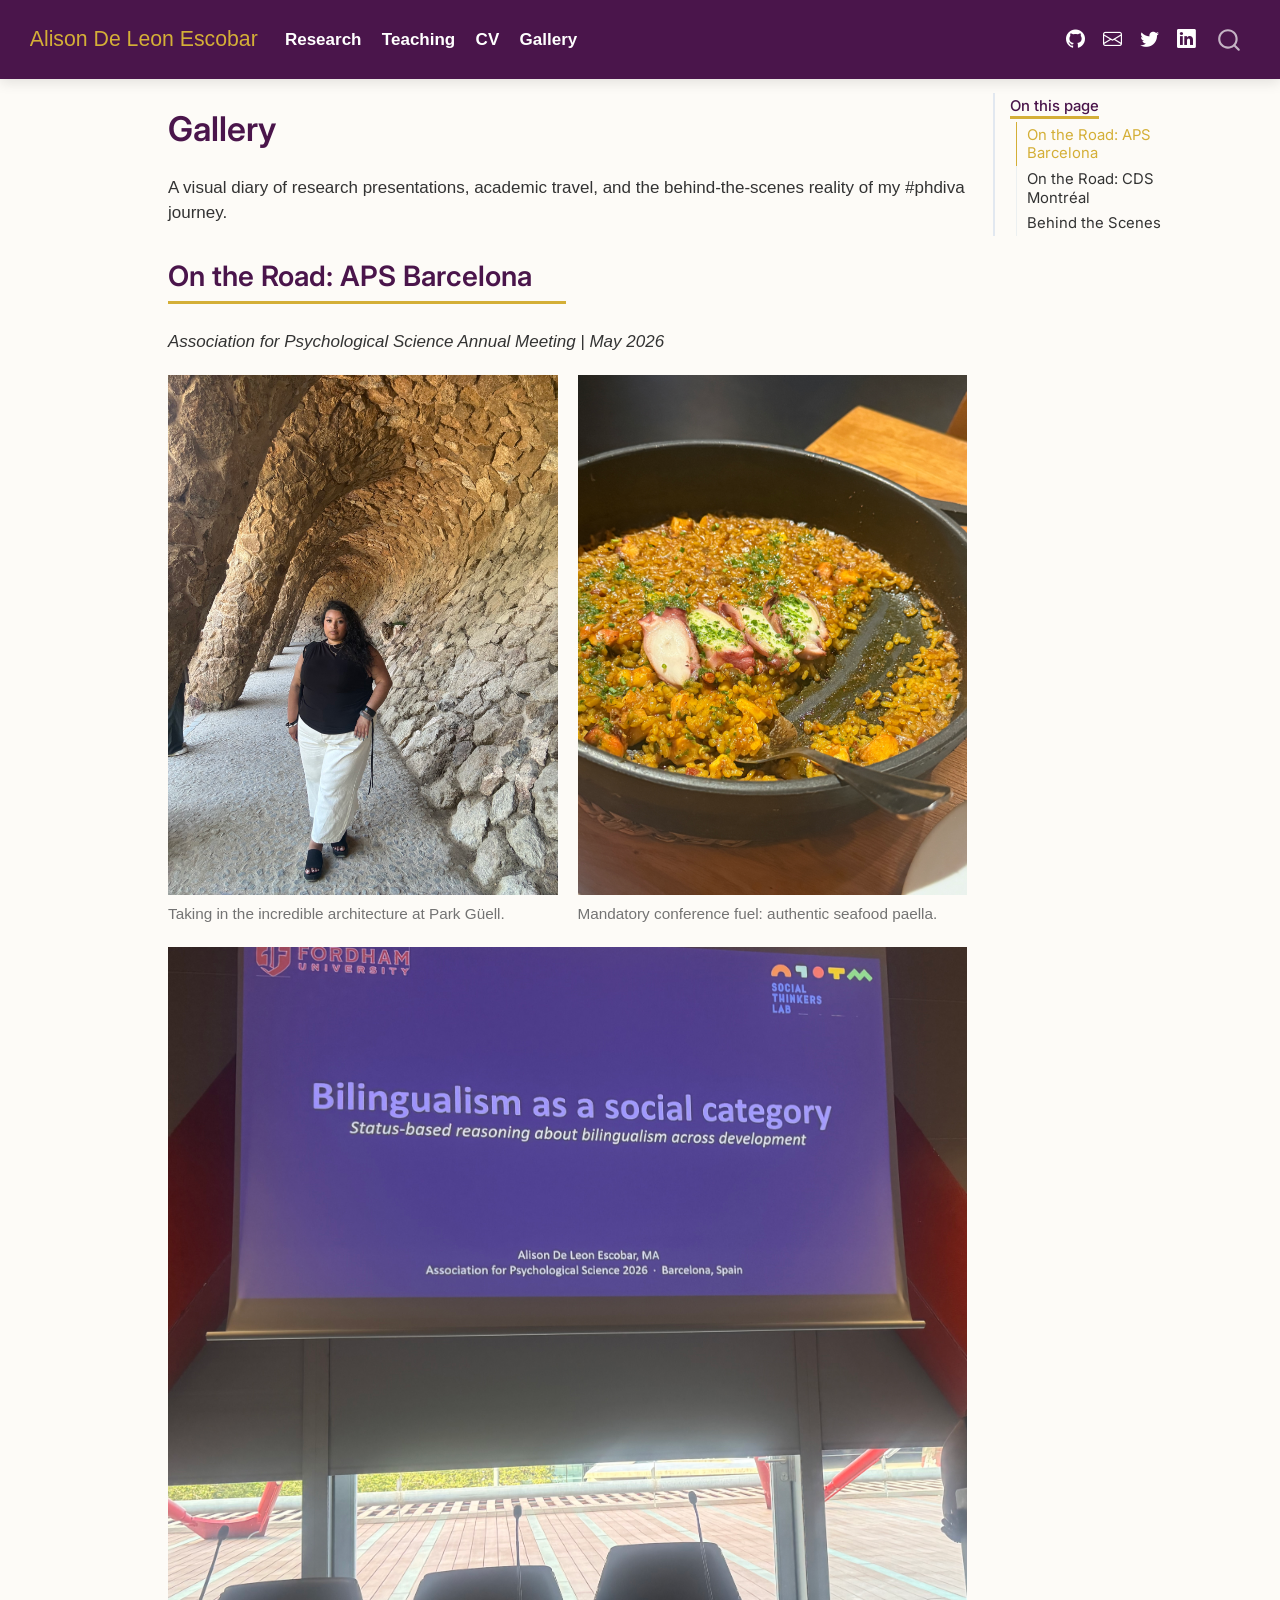
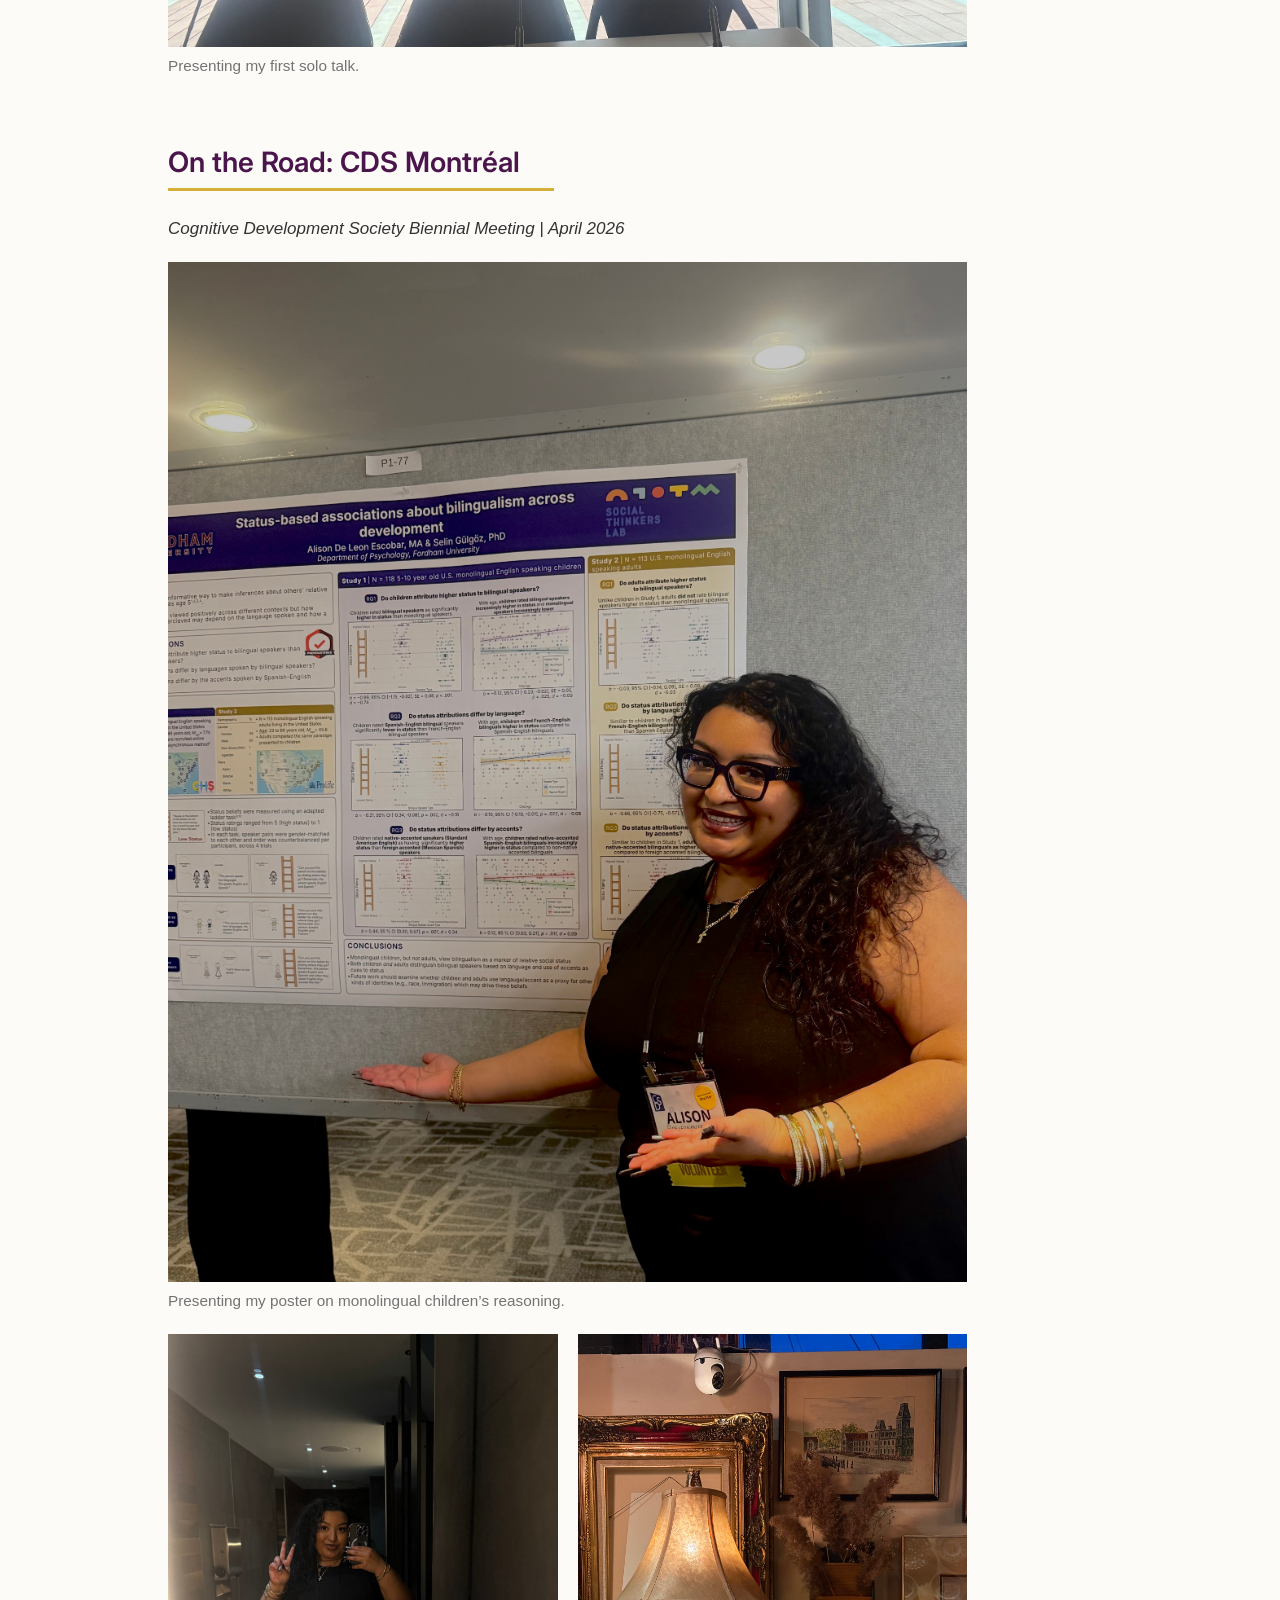
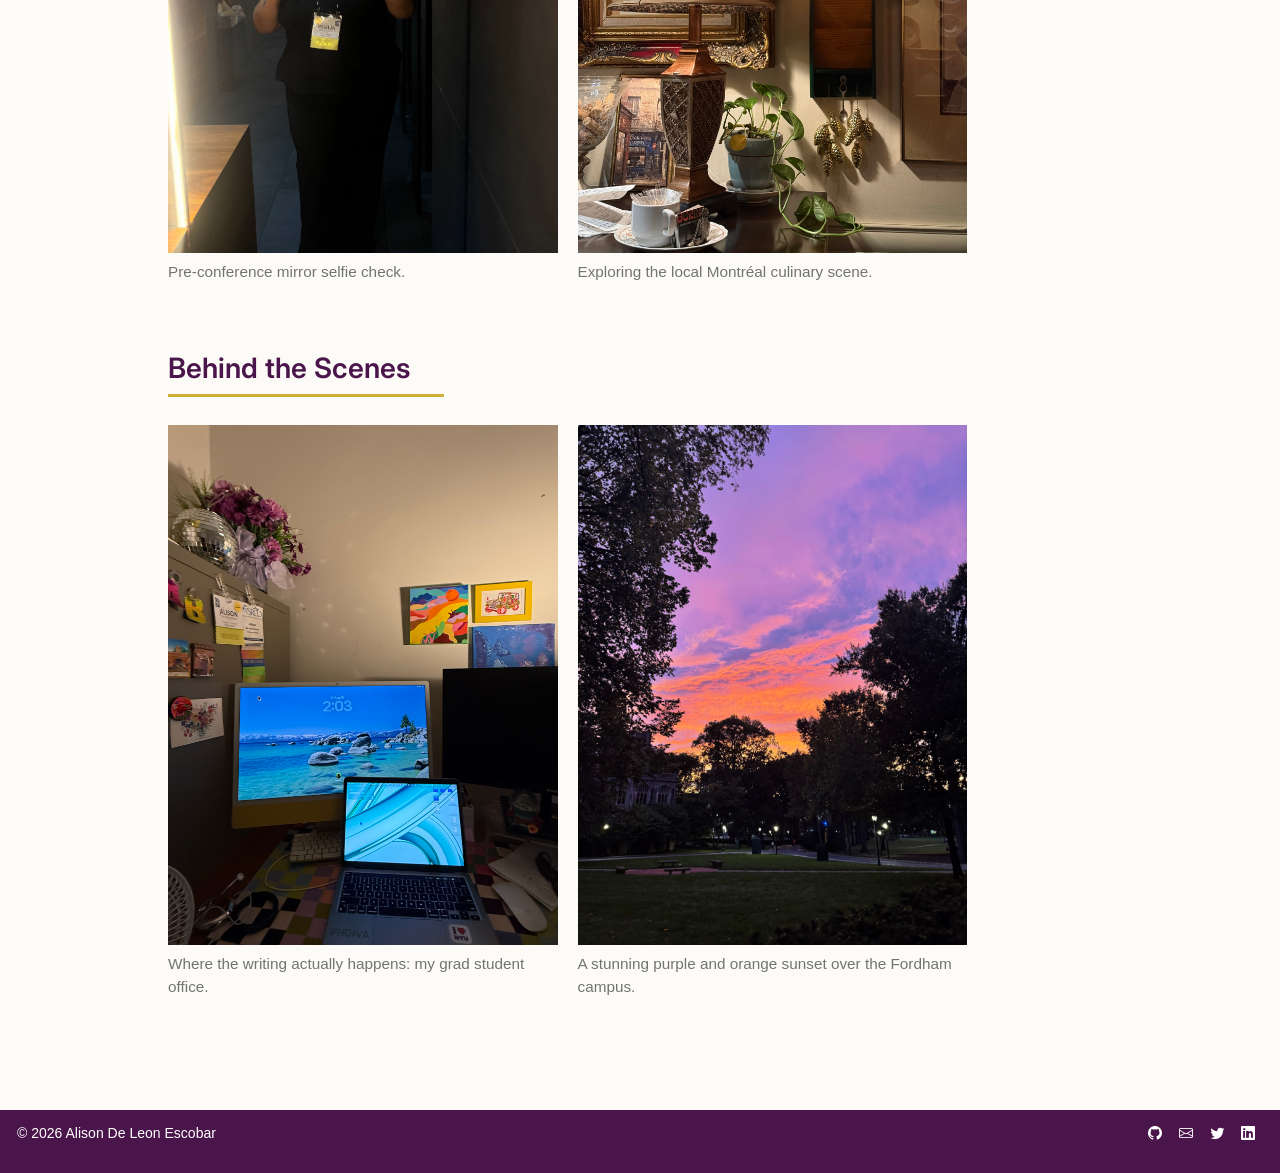
<file: docs/gallery.html>
<!DOCTYPE html>
<html xmlns="http://www.w3.org/1999/xhtml" lang="en" xml:lang="en"><head>

<meta charset="utf-8">
<meta name="generator" content="quarto-1.9.37">

<meta name="viewport" content="width=device-width, initial-scale=1.0, user-scalable=yes">


<title>Gallery – Alison De Leon Escobar</title>
<style>
/* Default styles provided by pandoc.
** See https://pandoc.org/MANUAL.html#variables-for-html for config info.
*/
code{white-space: pre-wrap;}
span.smallcaps{font-variant: small-caps;}
div.columns{display: flex; gap: min(4vw, 1.5em);}
div.column{flex: auto; overflow-x: auto;}
div.hanging-indent{margin-left: 1.5em; text-indent: -1.5em;}
ul.task-list{list-style: none;}
ul.task-list li input[type="checkbox"] {
  width: 0.8em;
  margin: 0 0.8em 0.2em -1em; /* quarto-specific, see https://github.com/quarto-dev/quarto-cli/issues/4556 */ 
  vertical-align: middle;
}
</style>


<script src="site_libs/quarto-nav/quarto-nav.js"></script>
<script src="site_libs/quarto-nav/headroom.min.js"></script>
<script src="site_libs/clipboard/clipboard.min.js"></script>
<script src="site_libs/quarto-search/autocomplete.umd.js"></script>
<script src="site_libs/quarto-search/fuse.min.js"></script>
<script src="site_libs/quarto-search/quarto-search.js"></script>
<meta name="quarto:offset" content="./">
<script src="site_libs/quarto-html/quarto.js" type="module"></script>
<script src="site_libs/quarto-html/tabsets/tabsets.js" type="module"></script>
<script src="site_libs/quarto-html/popper.min.js"></script>
<script src="site_libs/quarto-html/tippy.umd.min.js"></script>
<script src="site_libs/quarto-html/anchor.min.js"></script>
<link href="site_libs/quarto-html/tippy.css" rel="stylesheet">
<link href="site_libs/quarto-html/quarto-syntax-highlighting-7f8f88aac4f3542376d5c11b86a4c14d.css" rel="stylesheet" id="quarto-text-highlighting-styles">
<script src="site_libs/bootstrap/bootstrap.min.js"></script>
<link href="site_libs/bootstrap/bootstrap-icons.css" rel="stylesheet">
<link href="site_libs/bootstrap/bootstrap-c44015715e8faa9df336eb2a12022e12.min.css" rel="stylesheet" append-hash="true" id="quarto-bootstrap" data-mode="light">
<script id="quarto-search-options" type="application/json">{
  "location": "navbar",
  "copy-button": false,
  "collapse-after": 3,
  "panel-placement": "end",
  "type": "overlay",
  "limit": 50,
  "keyboard-shortcut": [
    "f",
    "/",
    "s"
  ],
  "show-item-context": false,
  "language": {
    "search-no-results-text": "No results",
    "search-matching-documents-text": "matching documents",
    "search-copy-link-title": "Copy link to search",
    "search-hide-matches-text": "Hide additional matches",
    "search-more-match-text": "more match in this document",
    "search-more-matches-text": "more matches in this document",
    "search-clear-button-title": "Clear",
    "search-text-placeholder": "",
    "search-detached-cancel-button-title": "Cancel",
    "search-submit-button-title": "Submit",
    "search-label": "Search"
  }
}</script>


</head>

<body class="nav-fixed quarto-light">

<div id="quarto-search-results"></div>
  <header id="quarto-header" class="headroom fixed-top">
    <nav class="navbar navbar-expand-lg " data-bs-theme="dark">
      <div class="navbar-container container-fluid">
      <div class="navbar-brand-container mx-auto">
    <a class="navbar-brand" href="./index.html">
    <span class="navbar-title">Alison De Leon Escobar</span>
    </a>
  </div>
            <div id="quarto-search" class="" title="Search"></div>
          <button class="navbar-toggler" type="button" data-bs-toggle="collapse" data-bs-target="#navbarCollapse" aria-controls="navbarCollapse" role="menu" aria-expanded="false" aria-label="Toggle navigation" onclick="if (window.quartoToggleHeadroom) { window.quartoToggleHeadroom(); }">
  <span class="navbar-toggler-icon"></span>
</button>
          <div class="collapse navbar-collapse" id="navbarCollapse">
            <ul class="navbar-nav navbar-nav-scroll me-auto">
  <li class="nav-item">
    <a class="nav-link" href="./research.html"> 
<span class="menu-text">Research</span></a>
  </li>  
  <li class="nav-item">
    <a class="nav-link" href="./teaching.html"> 
<span class="menu-text">Teaching</span></a>
  </li>  
  <li class="nav-item">
    <a class="nav-link" href="./cv.html"> 
<span class="menu-text">CV</span></a>
  </li>  
  <li class="nav-item">
    <a class="nav-link active" href="./gallery.html" aria-current="page"> 
<span class="menu-text">Gallery</span></a>
  </li>  
</ul>
            <ul class="navbar-nav navbar-nav-scroll ms-auto">
  <li class="nav-item compact">
    <a class="nav-link" href="https://github.com/alisondeleon"> <i class="bi bi-github" role="img">
</i> 
<span class="menu-text"></span></a>
  </li>  
  <li class="nav-item compact">
    <a class="nav-link" href="mailto:adeleonescobar@fordham.edu"> <i class="bi bi-envelope" role="img">
</i> 
<span class="menu-text"></span></a>
  </li>  
  <li class="nav-item compact">
    <a class="nav-link" href="https://twitter.com/theephd"> <i class="bi bi-twitter" role="img">
</i> 
<span class="menu-text"></span></a>
  </li>  
  <li class="nav-item compact">
    <a class="nav-link" href="https://linkedin.com/in/alison-de-leon"> <i class="bi bi-linkedin" role="img">
</i> 
<span class="menu-text"></span></a>
  </li>  
</ul>
          </div> <!-- /navcollapse -->
            <div class="quarto-navbar-tools">
</div>
      </div> <!-- /container-fluid -->
    </nav>
</header>
<!-- content -->
<div id="quarto-content" class="quarto-container page-columns page-rows-contents page-layout-article page-navbar">
<!-- sidebar -->
<!-- margin-sidebar -->
    <div id="quarto-margin-sidebar" class="sidebar margin-sidebar">
        <nav id="TOC" role="doc-toc" class="toc-active">
    <h2 id="toc-title">On this page</h2>
   
  <ul>
  <li><a href="#on-the-road-aps-barcelona" id="toc-on-the-road-aps-barcelona" class="nav-link active" data-scroll-target="#on-the-road-aps-barcelona">On the Road: APS Barcelona</a></li>
  <li><a href="#on-the-road-cds-montréal" id="toc-on-the-road-cds-montréal" class="nav-link" data-scroll-target="#on-the-road-cds-montréal">On the Road: CDS Montréal</a></li>
  <li><a href="#behind-the-scenes" id="toc-behind-the-scenes" class="nav-link" data-scroll-target="#behind-the-scenes">Behind the Scenes</a></li>
  </ul>
</nav>
    </div>
<!-- main -->
<main class="content" id="quarto-document-content">

<header id="title-block-header" class="quarto-title-block default">
<div class="quarto-title">
<h1 class="title">Gallery</h1>
</div>



<div class="quarto-title-meta">

    
  
    
  </div>
  


</header>


<p>A visual diary of research presentations, academic travel, and the behind-the-scenes reality of my #phdiva journey.</p>
<section id="on-the-road-aps-barcelona" class="level2">
<h2 class="anchored" data-anchor-id="on-the-road-aps-barcelona">On the Road: APS Barcelona</h2>
<p><em>Association for Psychological Science Annual Meeting | May 2026</em></p>
<div class="quarto-layout-panel" data-layout="[[1, 1], [1]]">
<div class="quarto-layout-row">
<div class="quarto-layout-cell" style="flex-basis: 50.0%;justify-content: flex-start;">
<div class="quarto-figure quarto-figure-center">
<figure class="figure">
<p><img src="images/park_guell.jpg" class="img-fluid figure-img"></p>
<figcaption>Taking in the incredible architecture at Park Güell.</figcaption>
</figure>
</div>
</div>
<div class="quarto-layout-cell" style="flex-basis: 50.0%;justify-content: flex-start;">
<div class="quarto-figure quarto-figure-center">
<figure class="figure">
<p><img src="images/barcelona_food.jpg" class="img-fluid figure-img"></p>
<figcaption>Mandatory conference fuel: authentic seafood paella.</figcaption>
</figure>
</div>
</div>
</div>
<div class="quarto-layout-row">
<div class="quarto-layout-cell" style="flex-basis: 100.0%;justify-content: flex-start;">
<div class="quarto-figure quarto-figure-center">
<figure class="figure">
<p><img src="images/aps_slides.jpg" class="img-fluid figure-img"></p>
<figcaption>Presenting my first solo talk.</figcaption>
</figure>
</div>
</div>
</div>
</div>
</section>
<section id="on-the-road-cds-montréal" class="level2">
<h2 class="anchored" data-anchor-id="on-the-road-cds-montréal">On the Road: CDS Montréal</h2>
<p><em>Cognitive Development Society Biennial Meeting | April 2026</em></p>
<div class="quarto-layout-panel" data-layout="[[1], [1, 1]]">
<div class="quarto-layout-row">
<div class="quarto-layout-cell" style="flex-basis: 100.0%;justify-content: flex-start;">
<div class="quarto-figure quarto-figure-center">
<figure class="figure">
<p><img src="images/cds_poster.jpg" class="img-fluid figure-img"></p>
<figcaption>Presenting my poster on monolingual children’s reasoning.</figcaption>
</figure>
</div>
</div>
</div>
<div class="quarto-layout-row">
<div class="quarto-layout-cell" style="flex-basis: 50.0%;justify-content: flex-start;">
<div class="quarto-figure quarto-figure-center">
<figure class="figure">
<p><img src="images/cds_mirror.jpg" class="img-fluid figure-img"></p>
<figcaption>Pre-conference mirror selfie check.</figcaption>
</figure>
</div>
</div>
<div class="quarto-layout-cell" style="flex-basis: 50.0%;justify-content: flex-start;">
<div class="quarto-figure quarto-figure-center">
<figure class="figure">
<p><img src="images/montreal_restaurant.jpg" class="img-fluid figure-img"></p>
<figcaption>Exploring the local Montréal culinary scene.</figcaption>
</figure>
</div>
</div>
</div>
</div>
</section>
<section id="behind-the-scenes" class="level2">
<h2 class="anchored" data-anchor-id="behind-the-scenes">Behind the Scenes</h2>
<div class="quarto-layout-panel" data-layout-ncol="2">
<div class="quarto-layout-row">
<div class="quarto-layout-cell" style="flex-basis: 50.0%;justify-content: flex-start;">
<div class="quarto-figure quarto-figure-center">
<figure class="figure">
<p><img src="images/grad_office.jpg" class="img-fluid figure-img"></p>
<figcaption>Where the writing actually happens: my grad student office.</figcaption>
</figure>
</div>
</div>
<div class="quarto-layout-cell" style="flex-basis: 50.0%;justify-content: flex-start;">
<div class="quarto-figure quarto-figure-center">
<figure class="figure">
<p><img src="images/fordham_sunset.jpg" class="img-fluid figure-img"></p>
<figcaption>A stunning purple and orange sunset over the Fordham campus.</figcaption>
</figure>
</div>
</div>
</div>
</div>


</section>

</main> <!-- /main -->
<script id="quarto-html-after-body" type="application/javascript">
  window.document.addEventListener("DOMContentLoaded", function (event) {
    const icon = "";
    const anchorJS = new window.AnchorJS();
    anchorJS.options = {
      placement: 'right',
      icon: icon
    };
    anchorJS.add('.anchored');
    const isCodeAnnotation = (el) => {
      for (const clz of el.classList) {
        if (clz.startsWith('code-annotation-')) {                     
          return true;
        }
      }
      return false;
    }
    const onCopySuccess = function(e) {
      // button target
      const button = e.trigger;
      // don't keep focus
      button.blur();
      // flash "checked"
      button.classList.add('code-copy-button-checked');
      var currentTitle = button.getAttribute("title");
      button.setAttribute("title", "Copied!");
      let tooltip;
      if (window.bootstrap) {
        button.setAttribute("data-bs-toggle", "tooltip");
        button.setAttribute("data-bs-placement", "left");
        button.setAttribute("data-bs-title", "Copied!");
        tooltip = new bootstrap.Tooltip(button, 
          { trigger: "manual", 
            customClass: "code-copy-button-tooltip",
            offset: [0, -8]});
        tooltip.show();    
      }
      setTimeout(function() {
        if (tooltip) {
          tooltip.hide();
          button.removeAttribute("data-bs-title");
          button.removeAttribute("data-bs-toggle");
          button.removeAttribute("data-bs-placement");
        }
        button.setAttribute("title", currentTitle);
        button.classList.remove('code-copy-button-checked');
      }, 1000);
      // clear code selection
      e.clearSelection();
    }
    const getTextToCopy = function(trigger) {
      const outerScaffold = trigger.parentElement.cloneNode(true);
      const codeEl = outerScaffold.querySelector('code');
      for (const childEl of codeEl.children) {
        if (isCodeAnnotation(childEl)) {
          childEl.remove();
        }
      }
      return codeEl.innerText;
    }
    const clipboard = new window.ClipboardJS('.code-copy-button:not([data-in-quarto-modal])', {
      text: getTextToCopy
    });
    clipboard.on('success', onCopySuccess);
    if (window.document.getElementById('quarto-embedded-source-code-modal')) {
      const clipboardModal = new window.ClipboardJS('.code-copy-button[data-in-quarto-modal]', {
        text: getTextToCopy,
        container: window.document.getElementById('quarto-embedded-source-code-modal')
      });
      clipboardModal.on('success', onCopySuccess);
    }
      var localhostRegex = new RegExp(/^(?:http|https):\/\/localhost\:?[0-9]*\//);
      var mailtoRegex = new RegExp(/^mailto:/);
        var filterRegex = new RegExp('/' + window.location.host + '/');
      var isInternal = (href) => {
          return filterRegex.test(href) || localhostRegex.test(href) || mailtoRegex.test(href);
      }
      // Inspect non-navigation links and adorn them if external
     var links = window.document.querySelectorAll('a[href]:not(.nav-link):not(.navbar-brand):not(.toc-action):not(.sidebar-link):not(.sidebar-item-toggle):not(.pagination-link):not(.no-external):not([aria-hidden]):not(.dropdown-item):not(.quarto-navigation-tool):not(.about-link)');
      for (var i=0; i<links.length; i++) {
        const link = links[i];
        if (!isInternal(link.href)) {
          // undo the damage that might have been done by quarto-nav.js in the case of
          // links that we want to consider external
          if (link.dataset.originalHref !== undefined) {
            link.href = link.dataset.originalHref;
          }
        }
      }
    function tippyHover(el, contentFn, onTriggerFn, onUntriggerFn) {
      const config = {
        allowHTML: true,
        maxWidth: 500,
        delay: 100,
        arrow: false,
        appendTo: function(el) {
            return el.parentElement;
        },
        interactive: true,
        interactiveBorder: 10,
        theme: 'quarto',
        placement: 'bottom-start',
      };
      if (contentFn) {
        config.content = contentFn;
      }
      if (onTriggerFn) {
        config.onTrigger = onTriggerFn;
      }
      if (onUntriggerFn) {
        config.onUntrigger = onUntriggerFn;
      }
      window.tippy(el, config); 
    }
    const noterefs = window.document.querySelectorAll('a[role="doc-noteref"]');
    for (var i=0; i<noterefs.length; i++) {
      const ref = noterefs[i];
      tippyHover(ref, function() {
        // use id or data attribute instead here
        let href = ref.getAttribute('data-footnote-href') || ref.getAttribute('href');
        try { href = new URL(href).hash; } catch {}
        const id = href.replace(/^#\/?/, "");
        const note = window.document.getElementById(id);
        if (note) {
          return note.innerHTML;
        } else {
          return "";
        }
      });
    }
    const xrefs = window.document.querySelectorAll('a.quarto-xref');
    const processXRef = (id, note) => {
      // Strip column container classes
      const stripColumnClz = (el) => {
        el.classList.remove("page-full", "page-columns");
        if (el.children) {
          for (const child of el.children) {
            stripColumnClz(child);
          }
        }
      }
      stripColumnClz(note)
      if (id === null || id.startsWith('sec-')) {
        // Special case sections, only their first couple elements
        const container = document.createElement("div");
        if (note.children && note.children.length > 2) {
          container.appendChild(note.children[0].cloneNode(true));
          for (let i = 1; i < note.children.length; i++) {
            const child = note.children[i];
            if (child.tagName === "P" && child.innerText === "") {
              continue;
            } else {
              container.appendChild(child.cloneNode(true));
              break;
            }
          }
          if (window.Quarto?.typesetMath) {
            window.Quarto.typesetMath(container);
          }
          return container.innerHTML
        } else {
          if (window.Quarto?.typesetMath) {
            window.Quarto.typesetMath(note);
          }
          return note.innerHTML;
        }
      } else {
        // Remove any anchor links if they are present
        const anchorLink = note.querySelector('a.anchorjs-link');
        if (anchorLink) {
          anchorLink.remove();
        }
        if (window.Quarto?.typesetMath) {
          window.Quarto.typesetMath(note);
        }
        if (note.classList.contains("callout")) {
          return note.outerHTML;
        } else {
          return note.innerHTML;
        }
      }
    }
    for (var i=0; i<xrefs.length; i++) {
      const xref = xrefs[i];
      tippyHover(xref, undefined, function(instance) {
        instance.disable();
        let url = xref.getAttribute('href');
        let hash = undefined; 
        if (url.startsWith('#')) {
          hash = url;
        } else {
          try { hash = new URL(url).hash; } catch {}
        }
        if (hash) {
          const id = hash.replace(/^#\/?/, "");
          const note = window.document.getElementById(id);
          if (note !== null) {
            try {
              const html = processXRef(id, note.cloneNode(true));
              instance.setContent(html);
            } finally {
              instance.enable();
              instance.show();
            }
          } else {
            // See if we can fetch this
            fetch(url.split('#')[0])
            .then(res => res.text())
            .then(html => {
              const parser = new DOMParser();
              const htmlDoc = parser.parseFromString(html, "text/html");
              const note = htmlDoc.getElementById(id);
              if (note !== null) {
                const html = processXRef(id, note);
                instance.setContent(html);
              } 
            }).finally(() => {
              instance.enable();
              instance.show();
            });
          }
        } else {
          // See if we can fetch a full url (with no hash to target)
          // This is a special case and we should probably do some content thinning / targeting
          fetch(url)
          .then(res => res.text())
          .then(html => {
            const parser = new DOMParser();
            const htmlDoc = parser.parseFromString(html, "text/html");
            const note = htmlDoc.querySelector('main.content');
            if (note !== null) {
              // This should only happen for chapter cross references
              // (since there is no id in the URL)
              // remove the first header
              if (note.children.length > 0 && note.children[0].tagName === "HEADER") {
                note.children[0].remove();
              }
              const html = processXRef(null, note);
              instance.setContent(html);
            } 
          }).finally(() => {
            instance.enable();
            instance.show();
          });
        }
      }, function(instance) {
      });
    }
        let selectedAnnoteEl;
        const selectorForAnnotation = ( cell, annotation) => {
          let cellAttr = 'data-code-cell="' + cell + '"';
          let lineAttr = 'data-code-annotation="' +  annotation + '"';
          const selector = 'span[' + cellAttr + '][' + lineAttr + ']';
          return selector;
        }
        const selectCodeLines = (annoteEl) => {
          const doc = window.document;
          const targetCell = annoteEl.getAttribute("data-target-cell");
          const targetAnnotation = annoteEl.getAttribute("data-target-annotation");
          const annoteSpan = window.document.querySelector(selectorForAnnotation(targetCell, targetAnnotation));
          const lines = annoteSpan.getAttribute("data-code-lines").split(",");
          const lineIds = lines.map((line) => {
            return targetCell + "-" + line;
          })
          let top = null;
          let height = null;
          let parent = null;
          if (lineIds.length > 0) {
              //compute the position of the single el (top and bottom and make a div)
              const el = window.document.getElementById(lineIds[0]);
              top = el.offsetTop;
              height = el.offsetHeight;
              parent = el.parentElement.parentElement;
            if (lineIds.length > 1) {
              const lastEl = window.document.getElementById(lineIds[lineIds.length - 1]);
              const bottom = lastEl.offsetTop + lastEl.offsetHeight;
              height = bottom - top;
            }
            if (top !== null && height !== null && parent !== null) {
              // cook up a div (if necessary) and position it 
              let div = window.document.getElementById("code-annotation-line-highlight");
              if (div === null) {
                div = window.document.createElement("div");
                div.setAttribute("id", "code-annotation-line-highlight");
                div.style.position = 'absolute';
                parent.appendChild(div);
              }
              div.style.top = top - 2 + "px";
              div.style.height = height + 4 + "px";
              div.style.left = 0;
              let gutterDiv = window.document.getElementById("code-annotation-line-highlight-gutter");
              if (gutterDiv === null) {
                gutterDiv = window.document.createElement("div");
                gutterDiv.setAttribute("id", "code-annotation-line-highlight-gutter");
                gutterDiv.style.position = 'absolute';
                const codeCell = window.document.getElementById(targetCell);
                const gutter = codeCell.querySelector('.code-annotation-gutter');
                gutter.appendChild(gutterDiv);
              }
              gutterDiv.style.top = top - 2 + "px";
              gutterDiv.style.height = height + 4 + "px";
            }
            selectedAnnoteEl = annoteEl;
          }
        };
        const unselectCodeLines = () => {
          const elementsIds = ["code-annotation-line-highlight", "code-annotation-line-highlight-gutter"];
          elementsIds.forEach((elId) => {
            const div = window.document.getElementById(elId);
            if (div) {
              div.remove();
            }
          });
          selectedAnnoteEl = undefined;
        };
          // Handle positioning of the toggle
      window.addEventListener(
        "resize",
        throttle(() => {
          elRect = undefined;
          if (selectedAnnoteEl) {
            selectCodeLines(selectedAnnoteEl);
          }
        }, 10)
      );
      function throttle(fn, ms) {
      let throttle = false;
      let timer;
        return (...args) => {
          if(!throttle) { // first call gets through
              fn.apply(this, args);
              throttle = true;
          } else { // all the others get throttled
              if(timer) clearTimeout(timer); // cancel #2
              timer = setTimeout(() => {
                fn.apply(this, args);
                timer = throttle = false;
              }, ms);
          }
        };
      }
        // Attach click handler to the DT
        const annoteDls = window.document.querySelectorAll('dt[data-target-cell]');
        for (const annoteDlNode of annoteDls) {
          annoteDlNode.addEventListener('click', (event) => {
            const clickedEl = event.target;
            if (clickedEl !== selectedAnnoteEl) {
              unselectCodeLines();
              const activeEl = window.document.querySelector('dt[data-target-cell].code-annotation-active');
              if (activeEl) {
                activeEl.classList.remove('code-annotation-active');
              }
              selectCodeLines(clickedEl);
              clickedEl.classList.add('code-annotation-active');
            } else {
              // Unselect the line
              unselectCodeLines();
              clickedEl.classList.remove('code-annotation-active');
            }
          });
        }
    const findCites = (el) => {
      const parentEl = el.parentElement;
      if (parentEl) {
        const cites = parentEl.dataset.cites;
        if (cites) {
          return {
            el,
            cites: cites.split(' ')
          };
        } else {
          return findCites(el.parentElement)
        }
      } else {
        return undefined;
      }
    };
    var bibliorefs = window.document.querySelectorAll('a[role="doc-biblioref"]');
    for (var i=0; i<bibliorefs.length; i++) {
      const ref = bibliorefs[i];
      const citeInfo = findCites(ref);
      if (citeInfo) {
        tippyHover(citeInfo.el, function() {
          var popup = window.document.createElement('div');
          citeInfo.cites.forEach(function(cite) {
            var citeDiv = window.document.createElement('div');
            citeDiv.classList.add('hanging-indent');
            citeDiv.classList.add('csl-entry');
            var biblioDiv = window.document.getElementById('ref-' + cite);
            if (biblioDiv) {
              citeDiv.innerHTML = biblioDiv.innerHTML;
            }
            popup.appendChild(citeDiv);
          });
          return popup.innerHTML;
        });
      }
    }
  });
  </script>
</div> <!-- /content -->
<footer class="footer">
  <div class="nav-footer">
    <div class="nav-footer-left">
<p>© 2026 Alison De Leon Escobar</p>
</div>   
    <div class="nav-footer-center">
      &nbsp;
    </div>
    <div class="nav-footer-right">
      <ul class="footer-items list-unstyled">
    <li class="nav-item compact">
    <a class="nav-link" href="https://github.com/alisondeleon">
      <i class="bi bi-github" role="img">
</i> 
    </a>
  </li>  
    <li class="nav-item compact">
    <a class="nav-link" href="mailto:adeleonescobar@fordham.edu">
      <i class="bi bi-envelope" role="img">
</i> 
    </a>
  </li>  
    <li class="nav-item compact">
    <a class="nav-link" href="https://twitter.com/theephd">
      <i class="bi bi-twitter" role="img">
</i> 
    </a>
  </li>  
    <li class="nav-item compact">
    <a class="nav-link" href="https://linkedin.com/in/alison-de-leon">
      <i class="bi bi-linkedin" role="img">
</i> 
    </a>
  </li>  
</ul>
    </div>
  </div>
</footer>




</body></html>
</file>
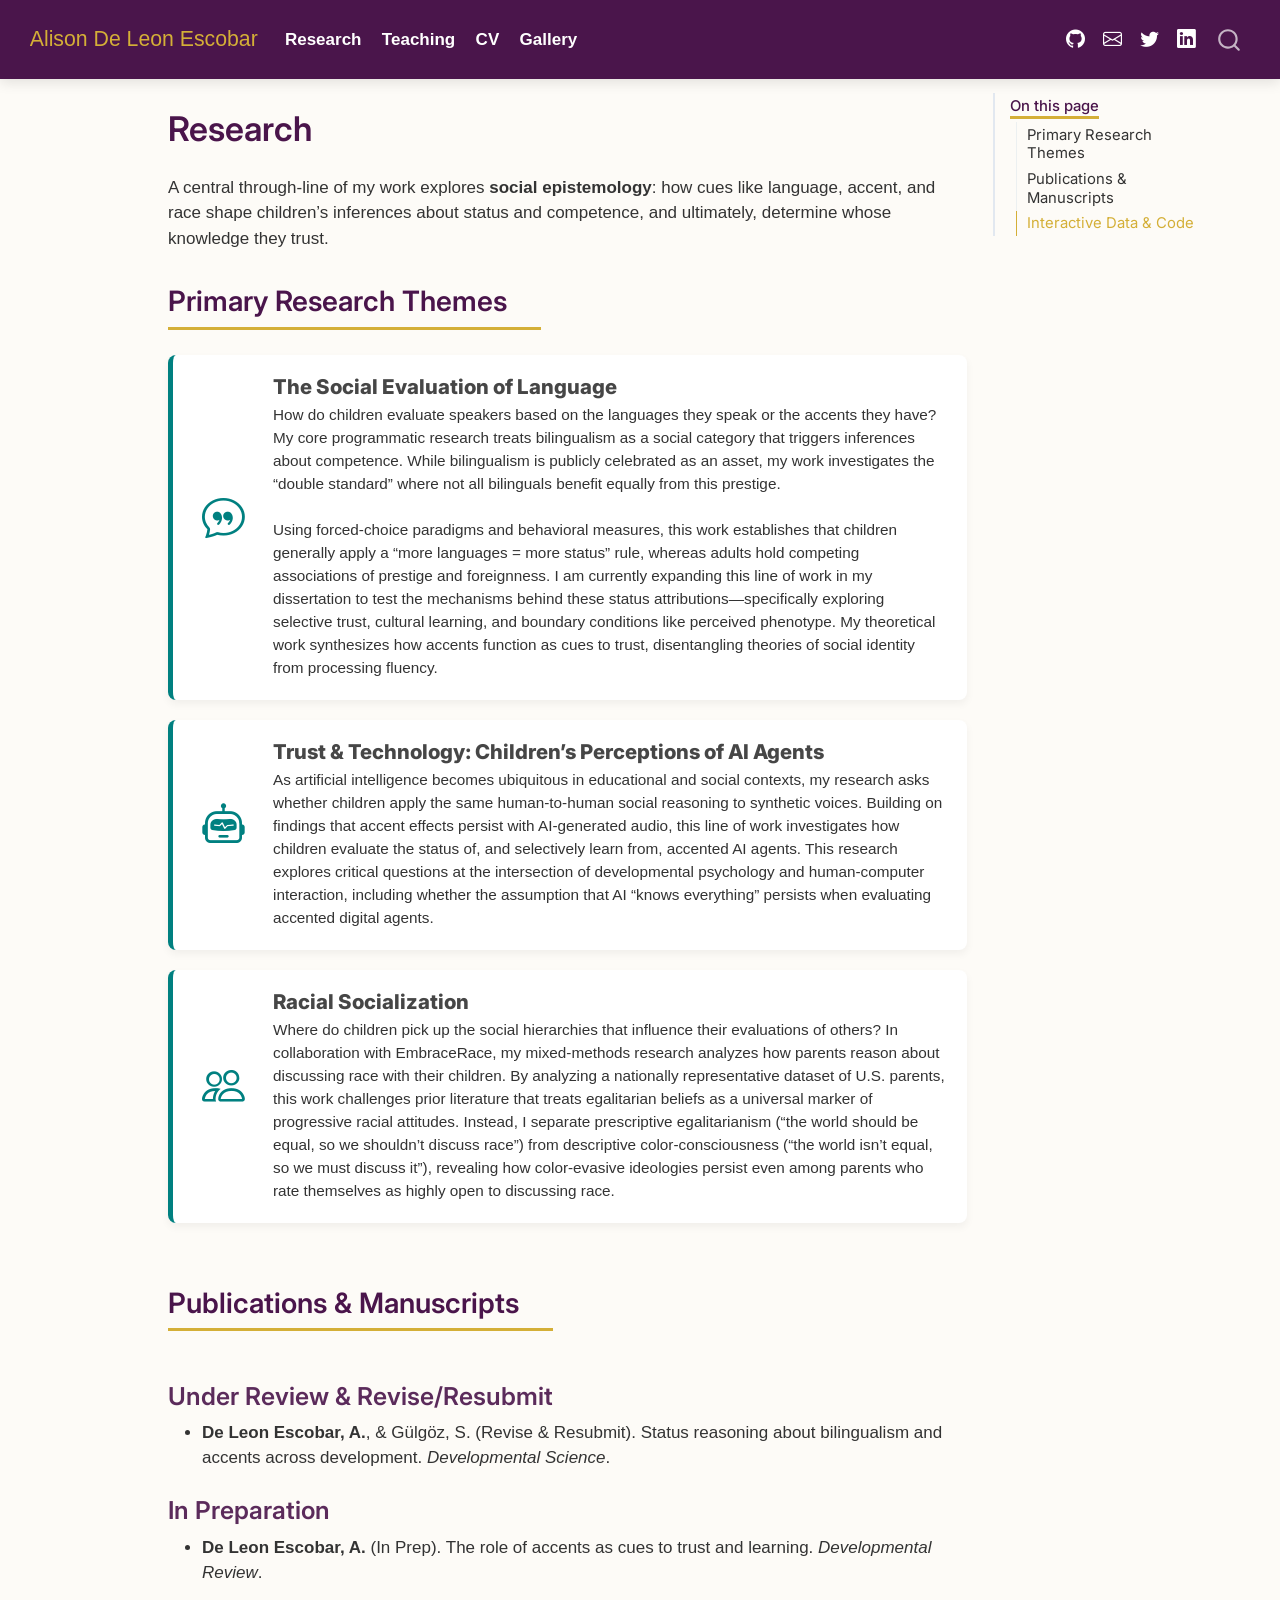
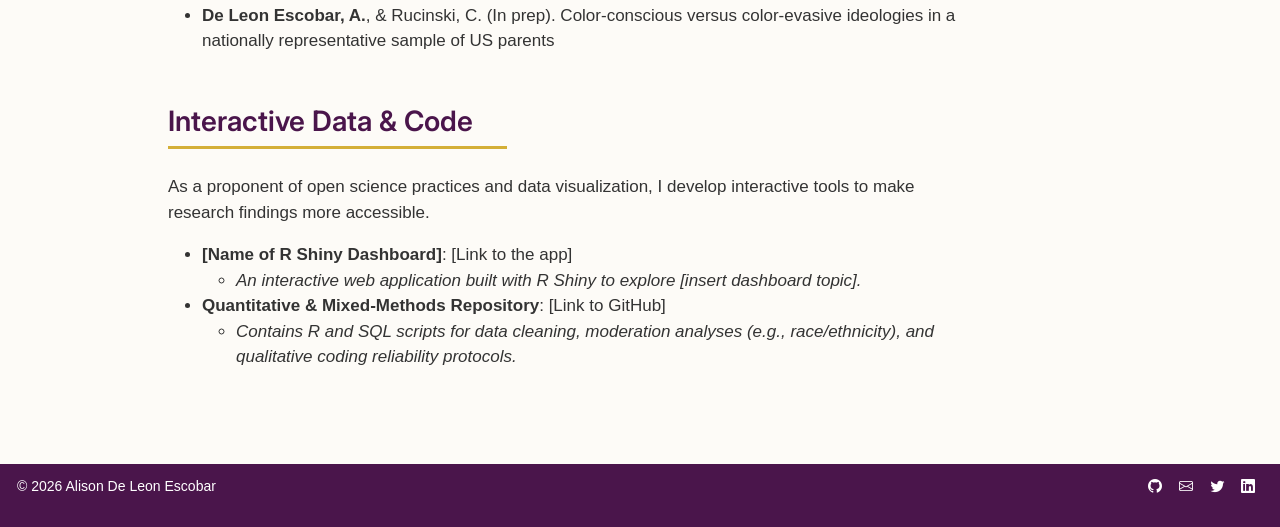
<file: docs/research.html>
<!DOCTYPE html>
<html xmlns="http://www.w3.org/1999/xhtml" lang="en" xml:lang="en"><head>

<meta charset="utf-8">
<meta name="generator" content="quarto-1.9.37">

<meta name="viewport" content="width=device-width, initial-scale=1.0, user-scalable=yes">


<title>Research – Alison De Leon Escobar</title>
<style>
/* Default styles provided by pandoc.
** See https://pandoc.org/MANUAL.html#variables-for-html for config info.
*/
code{white-space: pre-wrap;}
span.smallcaps{font-variant: small-caps;}
div.columns{display: flex; gap: min(4vw, 1.5em);}
div.column{flex: auto; overflow-x: auto;}
div.hanging-indent{margin-left: 1.5em; text-indent: -1.5em;}
ul.task-list{list-style: none;}
ul.task-list li input[type="checkbox"] {
  width: 0.8em;
  margin: 0 0.8em 0.2em -1em; /* quarto-specific, see https://github.com/quarto-dev/quarto-cli/issues/4556 */ 
  vertical-align: middle;
}
</style>


<script src="site_libs/quarto-nav/quarto-nav.js"></script>
<script src="site_libs/quarto-nav/headroom.min.js"></script>
<script src="site_libs/clipboard/clipboard.min.js"></script>
<script src="site_libs/quarto-search/autocomplete.umd.js"></script>
<script src="site_libs/quarto-search/fuse.min.js"></script>
<script src="site_libs/quarto-search/quarto-search.js"></script>
<meta name="quarto:offset" content="./">
<script src="site_libs/quarto-html/quarto.js" type="module"></script>
<script src="site_libs/quarto-html/tabsets/tabsets.js" type="module"></script>
<script src="site_libs/quarto-html/popper.min.js"></script>
<script src="site_libs/quarto-html/tippy.umd.min.js"></script>
<script src="site_libs/quarto-html/anchor.min.js"></script>
<link href="site_libs/quarto-html/tippy.css" rel="stylesheet">
<link href="site_libs/quarto-html/quarto-syntax-highlighting-7f8f88aac4f3542376d5c11b86a4c14d.css" rel="stylesheet" id="quarto-text-highlighting-styles">
<script src="site_libs/bootstrap/bootstrap.min.js"></script>
<link href="site_libs/bootstrap/bootstrap-icons.css" rel="stylesheet">
<link href="site_libs/bootstrap/bootstrap-c44015715e8faa9df336eb2a12022e12.min.css" rel="stylesheet" append-hash="true" id="quarto-bootstrap" data-mode="light">
<script id="quarto-search-options" type="application/json">{
  "location": "navbar",
  "copy-button": false,
  "collapse-after": 3,
  "panel-placement": "end",
  "type": "overlay",
  "limit": 50,
  "keyboard-shortcut": [
    "f",
    "/",
    "s"
  ],
  "show-item-context": false,
  "language": {
    "search-no-results-text": "No results",
    "search-matching-documents-text": "matching documents",
    "search-copy-link-title": "Copy link to search",
    "search-hide-matches-text": "Hide additional matches",
    "search-more-match-text": "more match in this document",
    "search-more-matches-text": "more matches in this document",
    "search-clear-button-title": "Clear",
    "search-text-placeholder": "",
    "search-detached-cancel-button-title": "Cancel",
    "search-submit-button-title": "Submit",
    "search-label": "Search"
  }
}</script>


</head>

<body class="nav-fixed quarto-light">

<div id="quarto-search-results"></div>
  <header id="quarto-header" class="headroom fixed-top">
    <nav class="navbar navbar-expand-lg " data-bs-theme="dark">
      <div class="navbar-container container-fluid">
      <div class="navbar-brand-container mx-auto">
    <a class="navbar-brand" href="./index.html">
    <span class="navbar-title">Alison De Leon Escobar</span>
    </a>
  </div>
            <div id="quarto-search" class="" title="Search"></div>
          <button class="navbar-toggler" type="button" data-bs-toggle="collapse" data-bs-target="#navbarCollapse" aria-controls="navbarCollapse" role="menu" aria-expanded="false" aria-label="Toggle navigation" onclick="if (window.quartoToggleHeadroom) { window.quartoToggleHeadroom(); }">
  <span class="navbar-toggler-icon"></span>
</button>
          <div class="collapse navbar-collapse" id="navbarCollapse">
            <ul class="navbar-nav navbar-nav-scroll me-auto">
  <li class="nav-item">
    <a class="nav-link active" href="./research.html" aria-current="page"> 
<span class="menu-text">Research</span></a>
  </li>  
  <li class="nav-item">
    <a class="nav-link" href="./teaching.html"> 
<span class="menu-text">Teaching</span></a>
  </li>  
  <li class="nav-item">
    <a class="nav-link" href="./cv.html"> 
<span class="menu-text">CV</span></a>
  </li>  
  <li class="nav-item">
    <a class="nav-link" href="./gallery.html"> 
<span class="menu-text">Gallery</span></a>
  </li>  
</ul>
            <ul class="navbar-nav navbar-nav-scroll ms-auto">
  <li class="nav-item compact">
    <a class="nav-link" href="https://github.com/alisondeleon"> <i class="bi bi-github" role="img">
</i> 
<span class="menu-text"></span></a>
  </li>  
  <li class="nav-item compact">
    <a class="nav-link" href="mailto:adeleonescobar@fordham.edu"> <i class="bi bi-envelope" role="img">
</i> 
<span class="menu-text"></span></a>
  </li>  
  <li class="nav-item compact">
    <a class="nav-link" href="https://twitter.com/theephd"> <i class="bi bi-twitter" role="img">
</i> 
<span class="menu-text"></span></a>
  </li>  
  <li class="nav-item compact">
    <a class="nav-link" href="https://linkedin.com/in/alison-de-leon"> <i class="bi bi-linkedin" role="img">
</i> 
<span class="menu-text"></span></a>
  </li>  
</ul>
          </div> <!-- /navcollapse -->
            <div class="quarto-navbar-tools">
</div>
      </div> <!-- /container-fluid -->
    </nav>
</header>
<!-- content -->
<div id="quarto-content" class="quarto-container page-columns page-rows-contents page-layout-article page-navbar">
<!-- sidebar -->
<!-- margin-sidebar -->
    <div id="quarto-margin-sidebar" class="sidebar margin-sidebar">
        <nav id="TOC" role="doc-toc" class="toc-active">
    <h2 id="toc-title">On this page</h2>
   
  <ul>
  <li><a href="#primary-research-themes" id="toc-primary-research-themes" class="nav-link active" data-scroll-target="#primary-research-themes">Primary Research Themes</a></li>
  <li><a href="#publications-manuscripts" id="toc-publications-manuscripts" class="nav-link" data-scroll-target="#publications-manuscripts">Publications &amp; Manuscripts</a>
  <ul class="collapse">
  <li><a href="#under-review-reviseresubmit" id="toc-under-review-reviseresubmit" class="nav-link" data-scroll-target="#under-review-reviseresubmit">Under Review &amp; Revise/Resubmit</a></li>
  <li><a href="#in-preparation" id="toc-in-preparation" class="nav-link" data-scroll-target="#in-preparation">In Preparation</a></li>
  </ul></li>
  <li><a href="#interactive-data-code" id="toc-interactive-data-code" class="nav-link" data-scroll-target="#interactive-data-code">Interactive Data &amp; Code</a></li>
  </ul>
</nav>
    </div>
<!-- main -->
<main class="content" id="quarto-document-content">

<header id="title-block-header" class="quarto-title-block default">
<div class="quarto-title">
<h1 class="title">Research</h1>
</div>



<div class="quarto-title-meta">

    
  
    
  </div>
  


</header>


<p>A central through-line of my work explores <strong>social epistemology</strong>: how cues like language, accent, and race shape children’s inferences about status and competence, and ultimately, determine whose knowledge they trust.</p>
<p><link rel="stylesheet" href="https://cdn.jsdelivr.net/npm/bootstrap-icons@1.10.5/font/bootstrap-icons.css"></p>
<section id="primary-research-themes" class="level2">
<h2 class="anchored" data-anchor-id="primary-research-themes">Primary Research Themes</h2>
<div class="card" style="padding: 20px; margin-bottom: 20px; display: flex; flex-direction: row; align-items: center; border: none; box-shadow: 0 4px 8px rgba(0,0,0,0.05); border-left: 5px solid #008080; background-color: #ffffff;">
<div style="min-width: 80px; text-align: center; padding-right: 20px;">
<p><i class="bi bi-chat-quote" style="font-size: 2.5rem; color: #008080;"></i></p>
</div>
<div>
<h4 style="margin: 0 0 5px 0; font-size: 1.2rem;" class="anchored">
The Social Evaluation of Language
</h4>
<p style="margin: 0; font-size: 0.9em; line-height: 1.5; white-space: normal;">
How do children evaluate speakers based on the languages they speak or the accents they have? My core programmatic research treats bilingualism as a social category that triggers inferences about competence. While bilingualism is publicly celebrated as an asset, my work investigates the “double standard” where not all bilinguals benefit equally from this prestige.<br><br>Using forced-choice paradigms and behavioral measures, this work establishes that children generally apply a “more languages = more status” rule, whereas adults hold competing associations of prestige and foreignness. I am currently expanding this line of work in my dissertation to test the mechanisms behind these status attributions—specifically exploring selective trust, cultural learning, and boundary conditions like perceived phenotype. My theoretical work synthesizes how accents function as cues to trust, disentangling theories of social identity from processing fluency.
</p>
</div>
</div>
<div class="card" style="padding: 20px; margin-bottom: 20px; display: flex; flex-direction: row; align-items: center; border: none; box-shadow: 0 4px 8px rgba(0,0,0,0.05); border-left: 5px solid #008080; background-color: #ffffff;">
<div style="min-width: 80px; text-align: center; padding-right: 20px;">
<p><i class="bi bi-robot" style="font-size: 2.5rem; color: #008080;"></i></p>
</div>
<div>
<h4 style="margin: 0 0 5px 0; font-size: 1.2rem;" class="anchored">
Trust &amp; Technology: Children’s Perceptions of AI Agents
</h4>
<p style="margin: 0; font-size: 0.9em; line-height: 1.5; white-space: normal;">
As artificial intelligence becomes ubiquitous in educational and social contexts, my research asks whether children apply the same human-to-human social reasoning to synthetic voices. Building on findings that accent effects persist with AI-generated audio, this line of work investigates how children evaluate the status of, and selectively learn from, accented AI agents. This research explores critical questions at the intersection of developmental psychology and human-computer interaction, including whether the assumption that AI “knows everything” persists when evaluating accented digital agents.
</p>
</div>
</div>
<div class="card" style="padding: 20px; margin-bottom: 30px; display: flex; flex-direction: row; align-items: center; border: none; box-shadow: 0 4px 8px rgba(0,0,0,0.05); border-left: 5px solid #008080; background-color: #ffffff;">
<div style="min-width: 80px; text-align: center; padding-right: 20px;">
<p><i class="bi bi-people" style="font-size: 2.5rem; color: #008080;"></i></p>
</div>
<div>
<h4 style="margin: 0 0 5px 0; font-size: 1.2rem;" class="anchored">
Racial Socialization
</h4>
<p style="margin: 0; font-size: 0.9em; line-height: 1.5; white-space: normal;">
Where do children pick up the social hierarchies that influence their evaluations of others? In collaboration with EmbraceRace, my mixed-methods research analyzes how parents reason about discussing race with their children. By analyzing a nationally representative dataset of U.S. parents, this work challenges prior literature that treats egalitarian beliefs as a universal marker of progressive racial attitudes. Instead, I separate prescriptive egalitarianism (“the world should be equal, so we shouldn’t discuss race”) from descriptive color-consciousness (“the world isn’t equal, so we must discuss it”), revealing how color-evasive ideologies persist even among parents who rate themselves as highly open to discussing race.
</p>
</div>
</div>
<hr>
</section>
<section id="publications-manuscripts" class="level2">
<h2 class="anchored" data-anchor-id="publications-manuscripts">Publications &amp; Manuscripts</h2>
<section id="under-review-reviseresubmit" class="level3">
<h3 class="anchored" data-anchor-id="under-review-reviseresubmit">Under Review &amp; Revise/Resubmit</h3>
<ul>
<li><strong>De Leon Escobar, A.</strong>, &amp; Gülgöz, S. (Revise &amp; Resubmit). Status reasoning about bilingualism and accents across development. <em>Developmental Science</em>.</li>
</ul>
</section>
<section id="in-preparation" class="level3">
<h3 class="anchored" data-anchor-id="in-preparation">In Preparation</h3>
<ul>
<li><p><strong>De Leon Escobar, A.</strong> (In Prep). The role of accents as cues to trust and learning. <em>Developmental Review</em>.</p></li>
<li><p><strong>De Leon Escobar, A.</strong>, &amp; Rucinski, C. (In prep). Color-conscious versus color-evasive ideologies in a nationally representative sample of US parents</p></li>
</ul>
<hr>
</section>
</section>
<section id="interactive-data-code" class="level2">
<h2 class="anchored" data-anchor-id="interactive-data-code">Interactive Data &amp; Code</h2>
<p>As a proponent of open science practices and data visualization, I develop interactive tools to make research findings more accessible.</p>
<ul>
<li><strong>[Name of R Shiny Dashboard]</strong>: [Link to the app]
<ul>
<li><em>An interactive web application built with R Shiny to explore [insert dashboard topic].</em></li>
</ul></li>
<li><strong>Quantitative &amp; Mixed-Methods Repository</strong>: [Link to GitHub]
<ul>
<li><em>Contains R and SQL scripts for data cleaning, moderation analyses (e.g., race/ethnicity), and qualitative coding reliability protocols.</em></li>
</ul></li>
</ul>
<hr>


</section>

</main> <!-- /main -->
<script id="quarto-html-after-body" type="application/javascript">
  window.document.addEventListener("DOMContentLoaded", function (event) {
    const icon = "";
    const anchorJS = new window.AnchorJS();
    anchorJS.options = {
      placement: 'right',
      icon: icon
    };
    anchorJS.add('.anchored');
    const isCodeAnnotation = (el) => {
      for (const clz of el.classList) {
        if (clz.startsWith('code-annotation-')) {                     
          return true;
        }
      }
      return false;
    }
    const onCopySuccess = function(e) {
      // button target
      const button = e.trigger;
      // don't keep focus
      button.blur();
      // flash "checked"
      button.classList.add('code-copy-button-checked');
      var currentTitle = button.getAttribute("title");
      button.setAttribute("title", "Copied!");
      let tooltip;
      if (window.bootstrap) {
        button.setAttribute("data-bs-toggle", "tooltip");
        button.setAttribute("data-bs-placement", "left");
        button.setAttribute("data-bs-title", "Copied!");
        tooltip = new bootstrap.Tooltip(button, 
          { trigger: "manual", 
            customClass: "code-copy-button-tooltip",
            offset: [0, -8]});
        tooltip.show();    
      }
      setTimeout(function() {
        if (tooltip) {
          tooltip.hide();
          button.removeAttribute("data-bs-title");
          button.removeAttribute("data-bs-toggle");
          button.removeAttribute("data-bs-placement");
        }
        button.setAttribute("title", currentTitle);
        button.classList.remove('code-copy-button-checked');
      }, 1000);
      // clear code selection
      e.clearSelection();
    }
    const getTextToCopy = function(trigger) {
      const outerScaffold = trigger.parentElement.cloneNode(true);
      const codeEl = outerScaffold.querySelector('code');
      for (const childEl of codeEl.children) {
        if (isCodeAnnotation(childEl)) {
          childEl.remove();
        }
      }
      return codeEl.innerText;
    }
    const clipboard = new window.ClipboardJS('.code-copy-button:not([data-in-quarto-modal])', {
      text: getTextToCopy
    });
    clipboard.on('success', onCopySuccess);
    if (window.document.getElementById('quarto-embedded-source-code-modal')) {
      const clipboardModal = new window.ClipboardJS('.code-copy-button[data-in-quarto-modal]', {
        text: getTextToCopy,
        container: window.document.getElementById('quarto-embedded-source-code-modal')
      });
      clipboardModal.on('success', onCopySuccess);
    }
      var localhostRegex = new RegExp(/^(?:http|https):\/\/localhost\:?[0-9]*\//);
      var mailtoRegex = new RegExp(/^mailto:/);
        var filterRegex = new RegExp('/' + window.location.host + '/');
      var isInternal = (href) => {
          return filterRegex.test(href) || localhostRegex.test(href) || mailtoRegex.test(href);
      }
      // Inspect non-navigation links and adorn them if external
     var links = window.document.querySelectorAll('a[href]:not(.nav-link):not(.navbar-brand):not(.toc-action):not(.sidebar-link):not(.sidebar-item-toggle):not(.pagination-link):not(.no-external):not([aria-hidden]):not(.dropdown-item):not(.quarto-navigation-tool):not(.about-link)');
      for (var i=0; i<links.length; i++) {
        const link = links[i];
        if (!isInternal(link.href)) {
          // undo the damage that might have been done by quarto-nav.js in the case of
          // links that we want to consider external
          if (link.dataset.originalHref !== undefined) {
            link.href = link.dataset.originalHref;
          }
        }
      }
    function tippyHover(el, contentFn, onTriggerFn, onUntriggerFn) {
      const config = {
        allowHTML: true,
        maxWidth: 500,
        delay: 100,
        arrow: false,
        appendTo: function(el) {
            return el.parentElement;
        },
        interactive: true,
        interactiveBorder: 10,
        theme: 'quarto',
        placement: 'bottom-start',
      };
      if (contentFn) {
        config.content = contentFn;
      }
      if (onTriggerFn) {
        config.onTrigger = onTriggerFn;
      }
      if (onUntriggerFn) {
        config.onUntrigger = onUntriggerFn;
      }
      window.tippy(el, config); 
    }
    const noterefs = window.document.querySelectorAll('a[role="doc-noteref"]');
    for (var i=0; i<noterefs.length; i++) {
      const ref = noterefs[i];
      tippyHover(ref, function() {
        // use id or data attribute instead here
        let href = ref.getAttribute('data-footnote-href') || ref.getAttribute('href');
        try { href = new URL(href).hash; } catch {}
        const id = href.replace(/^#\/?/, "");
        const note = window.document.getElementById(id);
        if (note) {
          return note.innerHTML;
        } else {
          return "";
        }
      });
    }
    const xrefs = window.document.querySelectorAll('a.quarto-xref');
    const processXRef = (id, note) => {
      // Strip column container classes
      const stripColumnClz = (el) => {
        el.classList.remove("page-full", "page-columns");
        if (el.children) {
          for (const child of el.children) {
            stripColumnClz(child);
          }
        }
      }
      stripColumnClz(note)
      if (id === null || id.startsWith('sec-')) {
        // Special case sections, only their first couple elements
        const container = document.createElement("div");
        if (note.children && note.children.length > 2) {
          container.appendChild(note.children[0].cloneNode(true));
          for (let i = 1; i < note.children.length; i++) {
            const child = note.children[i];
            if (child.tagName === "P" && child.innerText === "") {
              continue;
            } else {
              container.appendChild(child.cloneNode(true));
              break;
            }
          }
          if (window.Quarto?.typesetMath) {
            window.Quarto.typesetMath(container);
          }
          return container.innerHTML
        } else {
          if (window.Quarto?.typesetMath) {
            window.Quarto.typesetMath(note);
          }
          return note.innerHTML;
        }
      } else {
        // Remove any anchor links if they are present
        const anchorLink = note.querySelector('a.anchorjs-link');
        if (anchorLink) {
          anchorLink.remove();
        }
        if (window.Quarto?.typesetMath) {
          window.Quarto.typesetMath(note);
        }
        if (note.classList.contains("callout")) {
          return note.outerHTML;
        } else {
          return note.innerHTML;
        }
      }
    }
    for (var i=0; i<xrefs.length; i++) {
      const xref = xrefs[i];
      tippyHover(xref, undefined, function(instance) {
        instance.disable();
        let url = xref.getAttribute('href');
        let hash = undefined; 
        if (url.startsWith('#')) {
          hash = url;
        } else {
          try { hash = new URL(url).hash; } catch {}
        }
        if (hash) {
          const id = hash.replace(/^#\/?/, "");
          const note = window.document.getElementById(id);
          if (note !== null) {
            try {
              const html = processXRef(id, note.cloneNode(true));
              instance.setContent(html);
            } finally {
              instance.enable();
              instance.show();
            }
          } else {
            // See if we can fetch this
            fetch(url.split('#')[0])
            .then(res => res.text())
            .then(html => {
              const parser = new DOMParser();
              const htmlDoc = parser.parseFromString(html, "text/html");
              const note = htmlDoc.getElementById(id);
              if (note !== null) {
                const html = processXRef(id, note);
                instance.setContent(html);
              } 
            }).finally(() => {
              instance.enable();
              instance.show();
            });
          }
        } else {
          // See if we can fetch a full url (with no hash to target)
          // This is a special case and we should probably do some content thinning / targeting
          fetch(url)
          .then(res => res.text())
          .then(html => {
            const parser = new DOMParser();
            const htmlDoc = parser.parseFromString(html, "text/html");
            const note = htmlDoc.querySelector('main.content');
            if (note !== null) {
              // This should only happen for chapter cross references
              // (since there is no id in the URL)
              // remove the first header
              if (note.children.length > 0 && note.children[0].tagName === "HEADER") {
                note.children[0].remove();
              }
              const html = processXRef(null, note);
              instance.setContent(html);
            } 
          }).finally(() => {
            instance.enable();
            instance.show();
          });
        }
      }, function(instance) {
      });
    }
        let selectedAnnoteEl;
        const selectorForAnnotation = ( cell, annotation) => {
          let cellAttr = 'data-code-cell="' + cell + '"';
          let lineAttr = 'data-code-annotation="' +  annotation + '"';
          const selector = 'span[' + cellAttr + '][' + lineAttr + ']';
          return selector;
        }
        const selectCodeLines = (annoteEl) => {
          const doc = window.document;
          const targetCell = annoteEl.getAttribute("data-target-cell");
          const targetAnnotation = annoteEl.getAttribute("data-target-annotation");
          const annoteSpan = window.document.querySelector(selectorForAnnotation(targetCell, targetAnnotation));
          const lines = annoteSpan.getAttribute("data-code-lines").split(",");
          const lineIds = lines.map((line) => {
            return targetCell + "-" + line;
          })
          let top = null;
          let height = null;
          let parent = null;
          if (lineIds.length > 0) {
              //compute the position of the single el (top and bottom and make a div)
              const el = window.document.getElementById(lineIds[0]);
              top = el.offsetTop;
              height = el.offsetHeight;
              parent = el.parentElement.parentElement;
            if (lineIds.length > 1) {
              const lastEl = window.document.getElementById(lineIds[lineIds.length - 1]);
              const bottom = lastEl.offsetTop + lastEl.offsetHeight;
              height = bottom - top;
            }
            if (top !== null && height !== null && parent !== null) {
              // cook up a div (if necessary) and position it 
              let div = window.document.getElementById("code-annotation-line-highlight");
              if (div === null) {
                div = window.document.createElement("div");
                div.setAttribute("id", "code-annotation-line-highlight");
                div.style.position = 'absolute';
                parent.appendChild(div);
              }
              div.style.top = top - 2 + "px";
              div.style.height = height + 4 + "px";
              div.style.left = 0;
              let gutterDiv = window.document.getElementById("code-annotation-line-highlight-gutter");
              if (gutterDiv === null) {
                gutterDiv = window.document.createElement("div");
                gutterDiv.setAttribute("id", "code-annotation-line-highlight-gutter");
                gutterDiv.style.position = 'absolute';
                const codeCell = window.document.getElementById(targetCell);
                const gutter = codeCell.querySelector('.code-annotation-gutter');
                gutter.appendChild(gutterDiv);
              }
              gutterDiv.style.top = top - 2 + "px";
              gutterDiv.style.height = height + 4 + "px";
            }
            selectedAnnoteEl = annoteEl;
          }
        };
        const unselectCodeLines = () => {
          const elementsIds = ["code-annotation-line-highlight", "code-annotation-line-highlight-gutter"];
          elementsIds.forEach((elId) => {
            const div = window.document.getElementById(elId);
            if (div) {
              div.remove();
            }
          });
          selectedAnnoteEl = undefined;
        };
          // Handle positioning of the toggle
      window.addEventListener(
        "resize",
        throttle(() => {
          elRect = undefined;
          if (selectedAnnoteEl) {
            selectCodeLines(selectedAnnoteEl);
          }
        }, 10)
      );
      function throttle(fn, ms) {
      let throttle = false;
      let timer;
        return (...args) => {
          if(!throttle) { // first call gets through
              fn.apply(this, args);
              throttle = true;
          } else { // all the others get throttled
              if(timer) clearTimeout(timer); // cancel #2
              timer = setTimeout(() => {
                fn.apply(this, args);
                timer = throttle = false;
              }, ms);
          }
        };
      }
        // Attach click handler to the DT
        const annoteDls = window.document.querySelectorAll('dt[data-target-cell]');
        for (const annoteDlNode of annoteDls) {
          annoteDlNode.addEventListener('click', (event) => {
            const clickedEl = event.target;
            if (clickedEl !== selectedAnnoteEl) {
              unselectCodeLines();
              const activeEl = window.document.querySelector('dt[data-target-cell].code-annotation-active');
              if (activeEl) {
                activeEl.classList.remove('code-annotation-active');
              }
              selectCodeLines(clickedEl);
              clickedEl.classList.add('code-annotation-active');
            } else {
              // Unselect the line
              unselectCodeLines();
              clickedEl.classList.remove('code-annotation-active');
            }
          });
        }
    const findCites = (el) => {
      const parentEl = el.parentElement;
      if (parentEl) {
        const cites = parentEl.dataset.cites;
        if (cites) {
          return {
            el,
            cites: cites.split(' ')
          };
        } else {
          return findCites(el.parentElement)
        }
      } else {
        return undefined;
      }
    };
    var bibliorefs = window.document.querySelectorAll('a[role="doc-biblioref"]');
    for (var i=0; i<bibliorefs.length; i++) {
      const ref = bibliorefs[i];
      const citeInfo = findCites(ref);
      if (citeInfo) {
        tippyHover(citeInfo.el, function() {
          var popup = window.document.createElement('div');
          citeInfo.cites.forEach(function(cite) {
            var citeDiv = window.document.createElement('div');
            citeDiv.classList.add('hanging-indent');
            citeDiv.classList.add('csl-entry');
            var biblioDiv = window.document.getElementById('ref-' + cite);
            if (biblioDiv) {
              citeDiv.innerHTML = biblioDiv.innerHTML;
            }
            popup.appendChild(citeDiv);
          });
          return popup.innerHTML;
        });
      }
    }
  });
  </script>
</div> <!-- /content -->
<footer class="footer">
  <div class="nav-footer">
    <div class="nav-footer-left">
<p>© 2026 Alison De Leon Escobar</p>
</div>   
    <div class="nav-footer-center">
      &nbsp;
    </div>
    <div class="nav-footer-right">
      <ul class="footer-items list-unstyled">
    <li class="nav-item compact">
    <a class="nav-link" href="https://github.com/alisondeleon">
      <i class="bi bi-github" role="img">
</i> 
    </a>
  </li>  
    <li class="nav-item compact">
    <a class="nav-link" href="mailto:adeleonescobar@fordham.edu">
      <i class="bi bi-envelope" role="img">
</i> 
    </a>
  </li>  
    <li class="nav-item compact">
    <a class="nav-link" href="https://twitter.com/theephd">
      <i class="bi bi-twitter" role="img">
</i> 
    </a>
  </li>  
    <li class="nav-item compact">
    <a class="nav-link" href="https://linkedin.com/in/alison-de-leon">
      <i class="bi bi-linkedin" role="img">
</i> 
    </a>
  </li>  
</ul>
    </div>
  </div>
</footer>




</body></html>
</file>
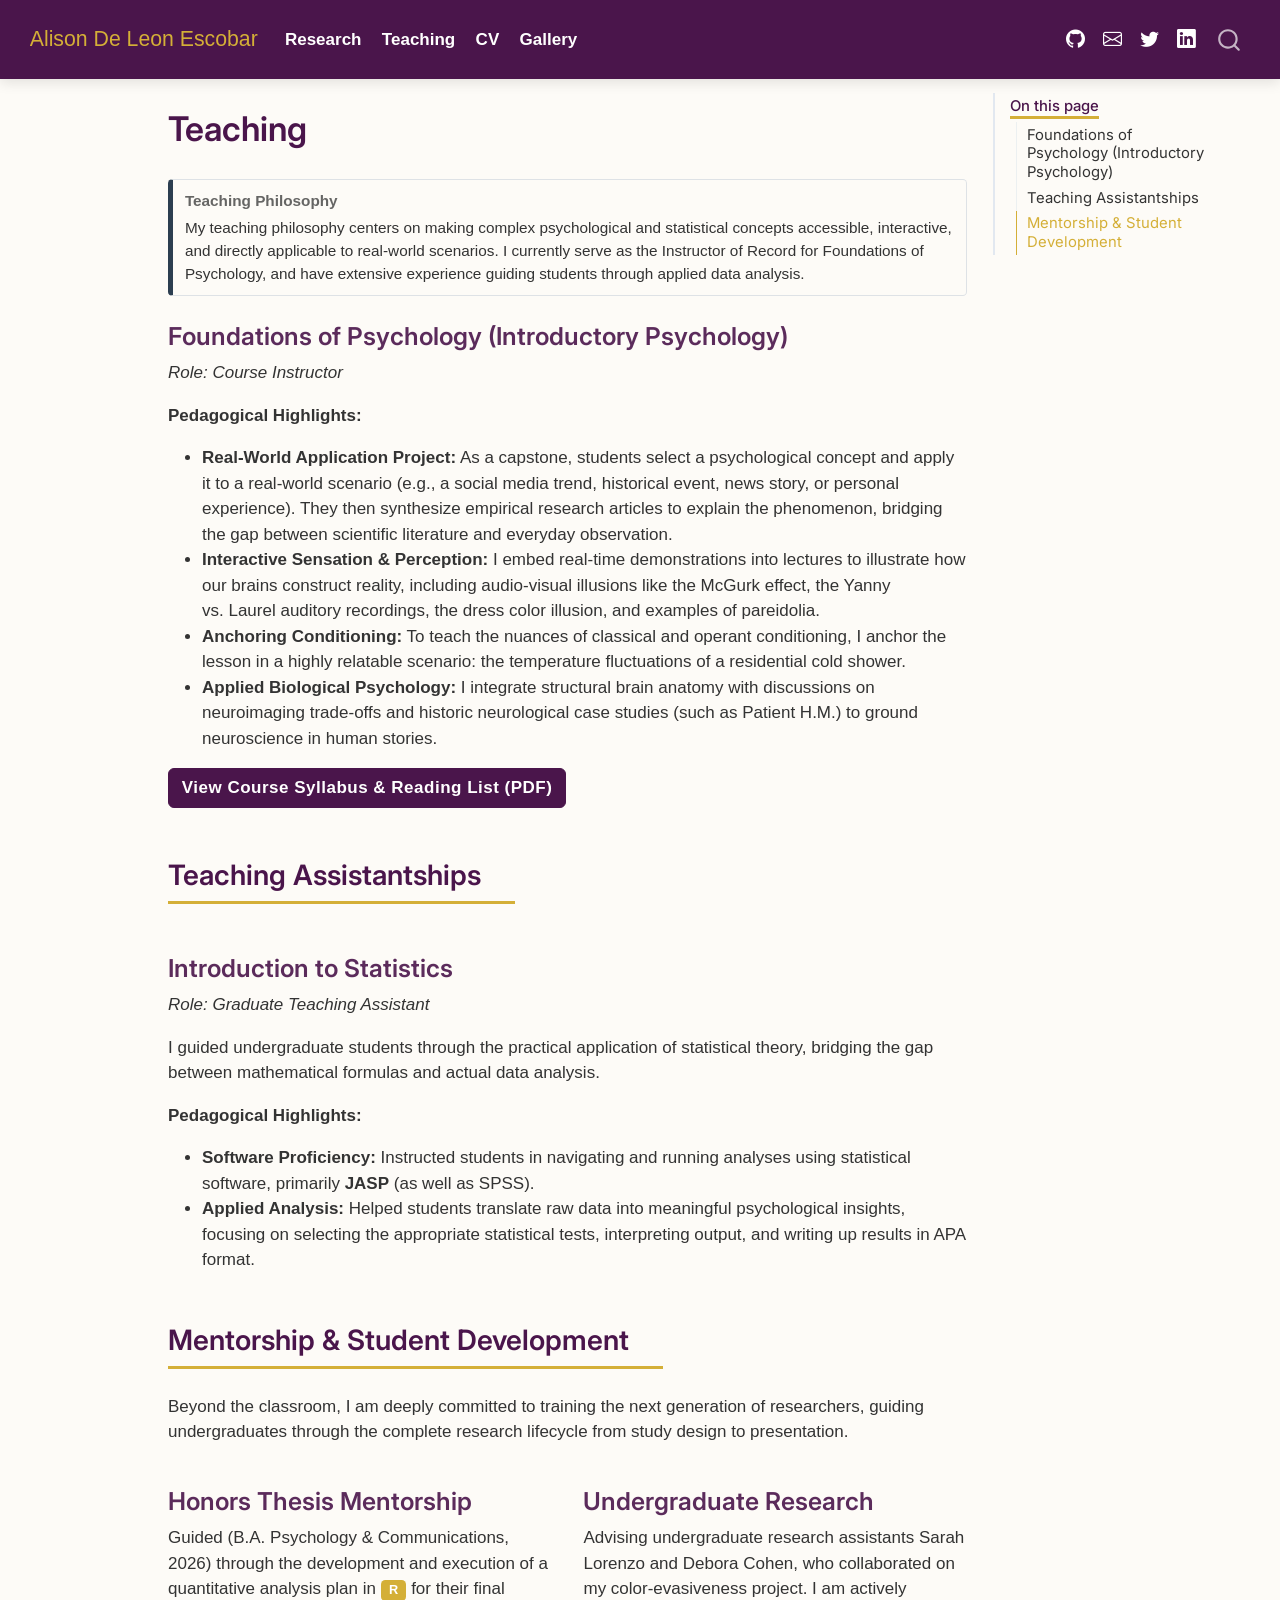
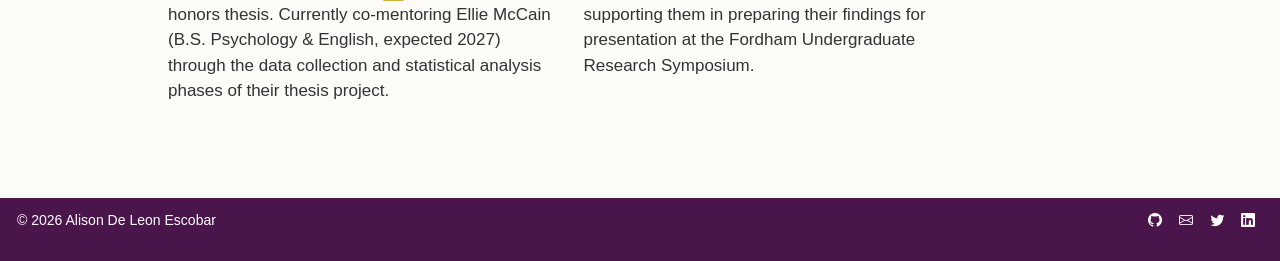
<file: docs/teaching.html>
<!DOCTYPE html>
<html xmlns="http://www.w3.org/1999/xhtml" lang="en" xml:lang="en"><head>

<meta charset="utf-8">
<meta name="generator" content="quarto-1.9.37">

<meta name="viewport" content="width=device-width, initial-scale=1.0, user-scalable=yes">


<title>Teaching – Alison De Leon Escobar</title>
<style>
/* Default styles provided by pandoc.
** See https://pandoc.org/MANUAL.html#variables-for-html for config info.
*/
code{white-space: pre-wrap;}
span.smallcaps{font-variant: small-caps;}
div.columns{display: flex; gap: min(4vw, 1.5em);}
div.column{flex: auto; overflow-x: auto;}
div.hanging-indent{margin-left: 1.5em; text-indent: -1.5em;}
ul.task-list{list-style: none;}
ul.task-list li input[type="checkbox"] {
  width: 0.8em;
  margin: 0 0.8em 0.2em -1em; /* quarto-specific, see https://github.com/quarto-dev/quarto-cli/issues/4556 */ 
  vertical-align: middle;
}
</style>


<script src="site_libs/quarto-nav/quarto-nav.js"></script>
<script src="site_libs/quarto-nav/headroom.min.js"></script>
<script src="site_libs/clipboard/clipboard.min.js"></script>
<script src="site_libs/quarto-search/autocomplete.umd.js"></script>
<script src="site_libs/quarto-search/fuse.min.js"></script>
<script src="site_libs/quarto-search/quarto-search.js"></script>
<meta name="quarto:offset" content="./">
<script src="site_libs/quarto-html/quarto.js" type="module"></script>
<script src="site_libs/quarto-html/tabsets/tabsets.js" type="module"></script>
<script src="site_libs/quarto-html/popper.min.js"></script>
<script src="site_libs/quarto-html/tippy.umd.min.js"></script>
<script src="site_libs/quarto-html/anchor.min.js"></script>
<link href="site_libs/quarto-html/tippy.css" rel="stylesheet">
<link href="site_libs/quarto-html/quarto-syntax-highlighting-7f8f88aac4f3542376d5c11b86a4c14d.css" rel="stylesheet" id="quarto-text-highlighting-styles">
<script src="site_libs/bootstrap/bootstrap.min.js"></script>
<link href="site_libs/bootstrap/bootstrap-icons.css" rel="stylesheet">
<link href="site_libs/bootstrap/bootstrap-c44015715e8faa9df336eb2a12022e12.min.css" rel="stylesheet" append-hash="true" id="quarto-bootstrap" data-mode="light">
<script id="quarto-search-options" type="application/json">{
  "location": "navbar",
  "copy-button": false,
  "collapse-after": 3,
  "panel-placement": "end",
  "type": "overlay",
  "limit": 50,
  "keyboard-shortcut": [
    "f",
    "/",
    "s"
  ],
  "show-item-context": false,
  "language": {
    "search-no-results-text": "No results",
    "search-matching-documents-text": "matching documents",
    "search-copy-link-title": "Copy link to search",
    "search-hide-matches-text": "Hide additional matches",
    "search-more-match-text": "more match in this document",
    "search-more-matches-text": "more matches in this document",
    "search-clear-button-title": "Clear",
    "search-text-placeholder": "",
    "search-detached-cancel-button-title": "Cancel",
    "search-submit-button-title": "Submit",
    "search-label": "Search"
  }
}</script>


</head>

<body class="nav-fixed quarto-light">

<div id="quarto-search-results"></div>
  <header id="quarto-header" class="headroom fixed-top">
    <nav class="navbar navbar-expand-lg " data-bs-theme="dark">
      <div class="navbar-container container-fluid">
      <div class="navbar-brand-container mx-auto">
    <a class="navbar-brand" href="./index.html">
    <span class="navbar-title">Alison De Leon Escobar</span>
    </a>
  </div>
            <div id="quarto-search" class="" title="Search"></div>
          <button class="navbar-toggler" type="button" data-bs-toggle="collapse" data-bs-target="#navbarCollapse" aria-controls="navbarCollapse" role="menu" aria-expanded="false" aria-label="Toggle navigation" onclick="if (window.quartoToggleHeadroom) { window.quartoToggleHeadroom(); }">
  <span class="navbar-toggler-icon"></span>
</button>
          <div class="collapse navbar-collapse" id="navbarCollapse">
            <ul class="navbar-nav navbar-nav-scroll me-auto">
  <li class="nav-item">
    <a class="nav-link" href="./research.html"> 
<span class="menu-text">Research</span></a>
  </li>  
  <li class="nav-item">
    <a class="nav-link active" href="./teaching.html" aria-current="page"> 
<span class="menu-text">Teaching</span></a>
  </li>  
  <li class="nav-item">
    <a class="nav-link" href="./cv.html"> 
<span class="menu-text">CV</span></a>
  </li>  
  <li class="nav-item">
    <a class="nav-link" href="./gallery.html"> 
<span class="menu-text">Gallery</span></a>
  </li>  
</ul>
            <ul class="navbar-nav navbar-nav-scroll ms-auto">
  <li class="nav-item compact">
    <a class="nav-link" href="https://github.com/alisondeleon"> <i class="bi bi-github" role="img">
</i> 
<span class="menu-text"></span></a>
  </li>  
  <li class="nav-item compact">
    <a class="nav-link" href="mailto:adeleonescobar@fordham.edu"> <i class="bi bi-envelope" role="img">
</i> 
<span class="menu-text"></span></a>
  </li>  
  <li class="nav-item compact">
    <a class="nav-link" href="https://twitter.com/theephd"> <i class="bi bi-twitter" role="img">
</i> 
<span class="menu-text"></span></a>
  </li>  
  <li class="nav-item compact">
    <a class="nav-link" href="https://linkedin.com/in/alison-de-leon"> <i class="bi bi-linkedin" role="img">
</i> 
<span class="menu-text"></span></a>
  </li>  
</ul>
          </div> <!-- /navcollapse -->
            <div class="quarto-navbar-tools">
</div>
      </div> <!-- /container-fluid -->
    </nav>
</header>
<!-- content -->
<div id="quarto-content" class="quarto-container page-columns page-rows-contents page-layout-article page-navbar">
<!-- sidebar -->
<!-- margin-sidebar -->
    <div id="quarto-margin-sidebar" class="sidebar margin-sidebar">
        <nav id="TOC" role="doc-toc" class="toc-active">
    <h2 id="toc-title">On this page</h2>
   
  <ul>
  <li><a href="#foundations-of-psychology-introductory-psychology" id="toc-foundations-of-psychology-introductory-psychology" class="nav-link active" data-scroll-target="#foundations-of-psychology-introductory-psychology">Foundations of Psychology (Introductory Psychology)</a></li>
  <li><a href="#teaching-assistantships" id="toc-teaching-assistantships" class="nav-link" data-scroll-target="#teaching-assistantships">Teaching Assistantships</a>
  <ul class="collapse">
  <li><a href="#introduction-to-statistics" id="toc-introduction-to-statistics" class="nav-link" data-scroll-target="#introduction-to-statistics">Introduction to Statistics</a></li>
  </ul></li>
  <li><a href="#mentorship-student-development" id="toc-mentorship-student-development" class="nav-link" data-scroll-target="#mentorship-student-development">Mentorship &amp; Student Development</a></li>
  </ul>
</nav>
    </div>
<!-- main -->
<main class="content" id="quarto-document-content">

<header id="title-block-header" class="quarto-title-block default">
<div class="quarto-title">
<h1 class="title">Teaching</h1>
</div>



<div class="quarto-title-meta">

    
  
    
  </div>
  


</header>


<div class="callout callout-style-simple callout-note no-icon callout-titled">
<div class="callout-header d-flex align-content-center">
<div class="callout-icon-container">
<i class="callout-icon no-icon"></i>
</div>
<div class="callout-title-container flex-fill">
<span class="screen-reader-only">Note</span>Teaching Philosophy
</div>
</div>
<div class="callout-body-container callout-body">
<p>My teaching philosophy centers on making complex psychological and statistical concepts accessible, interactive, and directly applicable to real-world scenarios. I currently serve as the Instructor of Record for Foundations of Psychology, and have extensive experience guiding students through applied data analysis.</p>
</div>
</div>
<section id="foundations-of-psychology-introductory-psychology" class="level3">
<h3 class="anchored" data-anchor-id="foundations-of-psychology-introductory-psychology">Foundations of Psychology (Introductory Psychology)</h3>
<p><em>Role: Course Instructor</em></p>
<p><strong>Pedagogical Highlights:</strong></p>
<ul>
<li><strong>Real-World Application Project:</strong> As a capstone, students select a psychological concept and apply it to a real-world scenario (e.g., a social media trend, historical event, news story, or personal experience). They then synthesize empirical research articles to explain the phenomenon, bridging the gap between scientific literature and everyday observation.</li>
<li><strong>Interactive Sensation &amp; Perception:</strong> I embed real-time demonstrations into lectures to illustrate how our brains construct reality, including audio-visual illusions like the McGurk effect, the Yanny vs.&nbsp;Laurel auditory recordings, the dress color illusion, and examples of pareidolia.</li>
<li><strong>Anchoring Conditioning:</strong> To teach the nuances of classical and operant conditioning, I anchor the lesson in a highly relatable scenario: the temperature fluctuations of a residential cold shower.</li>
<li><strong>Applied Biological Psychology:</strong> I integrate structural brain anatomy with discussions on neuroimaging trade-offs and historic neurological case studies (such as Patient H.M.) to ground neuroscience in human stories.</li>
</ul>
<p><a href="foundations-syllabus.pdf" class="btn btn-primary">View Course Syllabus &amp; Reading List (PDF)</a></p>
<hr>
</section>
<section id="teaching-assistantships" class="level2">
<h2 class="anchored" data-anchor-id="teaching-assistantships">Teaching Assistantships</h2>
<section id="introduction-to-statistics" class="level3">
<h3 class="anchored" data-anchor-id="introduction-to-statistics">Introduction to Statistics</h3>
<p><em>Role: Graduate Teaching Assistant</em></p>
<p>I guided undergraduate students through the practical application of statistical theory, bridging the gap between mathematical formulas and actual data analysis.</p>
<p><strong>Pedagogical Highlights:</strong></p>
<ul>
<li><strong>Software Proficiency:</strong> Instructed students in navigating and running analyses using statistical software, primarily <strong>JASP</strong> (as well as SPSS).</li>
<li><strong>Applied Analysis:</strong> Helped students translate raw data into meaningful psychological insights, focusing on selecting the appropriate statistical tests, interpreting output, and writing up results in APA format.</li>
</ul>
<hr>
</section>
</section>
<section id="mentorship-student-development" class="level2">
<h2 class="anchored" data-anchor-id="mentorship-student-development">Mentorship &amp; Student Development</h2>
<p>Beyond the classroom, I am deeply committed to training the next generation of researchers, guiding undergraduates through the complete research lifecycle from study design to presentation.</p>
<div class="columns">
<div class="column" style="width:48%;">
<section id="honors-thesis-mentorship" class="level3">
<h3 class="anchored" data-anchor-id="honors-thesis-mentorship">Honors Thesis Mentorship</h3>
<p>Guided (B.A. Psychology &amp; Communications, 2026) through the development and execution of a quantitative analysis plan in <span class="badge bg-secondary">R</span> for their final honors thesis. Currently co-mentoring Ellie McCain (B.S. Psychology &amp; English, expected 2027) through the data collection and statistical analysis phases of their thesis project.</p>
</section>
</div><div class="column" style="width:4%;">
<!-- This just creates an empty space between the columns -->
</div><div class="column" style="width:48%;">
<section id="undergraduate-research" class="level3">
<h3 class="anchored" data-anchor-id="undergraduate-research">Undergraduate Research</h3>
<p>Advising undergraduate research assistants Sarah Lorenzo and Debora Cohen, who collaborated on my color-evasiveness project. I am actively supporting them in preparing their findings for presentation at the Fordham Undergraduate Research Symposium.</p>
</section>
</div>
</div>


</section>

</main> <!-- /main -->
<script id="quarto-html-after-body" type="application/javascript">
  window.document.addEventListener("DOMContentLoaded", function (event) {
    const icon = "";
    const anchorJS = new window.AnchorJS();
    anchorJS.options = {
      placement: 'right',
      icon: icon
    };
    anchorJS.add('.anchored');
    const isCodeAnnotation = (el) => {
      for (const clz of el.classList) {
        if (clz.startsWith('code-annotation-')) {                     
          return true;
        }
      }
      return false;
    }
    const onCopySuccess = function(e) {
      // button target
      const button = e.trigger;
      // don't keep focus
      button.blur();
      // flash "checked"
      button.classList.add('code-copy-button-checked');
      var currentTitle = button.getAttribute("title");
      button.setAttribute("title", "Copied!");
      let tooltip;
      if (window.bootstrap) {
        button.setAttribute("data-bs-toggle", "tooltip");
        button.setAttribute("data-bs-placement", "left");
        button.setAttribute("data-bs-title", "Copied!");
        tooltip = new bootstrap.Tooltip(button, 
          { trigger: "manual", 
            customClass: "code-copy-button-tooltip",
            offset: [0, -8]});
        tooltip.show();    
      }
      setTimeout(function() {
        if (tooltip) {
          tooltip.hide();
          button.removeAttribute("data-bs-title");
          button.removeAttribute("data-bs-toggle");
          button.removeAttribute("data-bs-placement");
        }
        button.setAttribute("title", currentTitle);
        button.classList.remove('code-copy-button-checked');
      }, 1000);
      // clear code selection
      e.clearSelection();
    }
    const getTextToCopy = function(trigger) {
      const outerScaffold = trigger.parentElement.cloneNode(true);
      const codeEl = outerScaffold.querySelector('code');
      for (const childEl of codeEl.children) {
        if (isCodeAnnotation(childEl)) {
          childEl.remove();
        }
      }
      return codeEl.innerText;
    }
    const clipboard = new window.ClipboardJS('.code-copy-button:not([data-in-quarto-modal])', {
      text: getTextToCopy
    });
    clipboard.on('success', onCopySuccess);
    if (window.document.getElementById('quarto-embedded-source-code-modal')) {
      const clipboardModal = new window.ClipboardJS('.code-copy-button[data-in-quarto-modal]', {
        text: getTextToCopy,
        container: window.document.getElementById('quarto-embedded-source-code-modal')
      });
      clipboardModal.on('success', onCopySuccess);
    }
      var localhostRegex = new RegExp(/^(?:http|https):\/\/localhost\:?[0-9]*\//);
      var mailtoRegex = new RegExp(/^mailto:/);
        var filterRegex = new RegExp('/' + window.location.host + '/');
      var isInternal = (href) => {
          return filterRegex.test(href) || localhostRegex.test(href) || mailtoRegex.test(href);
      }
      // Inspect non-navigation links and adorn them if external
     var links = window.document.querySelectorAll('a[href]:not(.nav-link):not(.navbar-brand):not(.toc-action):not(.sidebar-link):not(.sidebar-item-toggle):not(.pagination-link):not(.no-external):not([aria-hidden]):not(.dropdown-item):not(.quarto-navigation-tool):not(.about-link)');
      for (var i=0; i<links.length; i++) {
        const link = links[i];
        if (!isInternal(link.href)) {
          // undo the damage that might have been done by quarto-nav.js in the case of
          // links that we want to consider external
          if (link.dataset.originalHref !== undefined) {
            link.href = link.dataset.originalHref;
          }
        }
      }
    function tippyHover(el, contentFn, onTriggerFn, onUntriggerFn) {
      const config = {
        allowHTML: true,
        maxWidth: 500,
        delay: 100,
        arrow: false,
        appendTo: function(el) {
            return el.parentElement;
        },
        interactive: true,
        interactiveBorder: 10,
        theme: 'quarto',
        placement: 'bottom-start',
      };
      if (contentFn) {
        config.content = contentFn;
      }
      if (onTriggerFn) {
        config.onTrigger = onTriggerFn;
      }
      if (onUntriggerFn) {
        config.onUntrigger = onUntriggerFn;
      }
      window.tippy(el, config); 
    }
    const noterefs = window.document.querySelectorAll('a[role="doc-noteref"]');
    for (var i=0; i<noterefs.length; i++) {
      const ref = noterefs[i];
      tippyHover(ref, function() {
        // use id or data attribute instead here
        let href = ref.getAttribute('data-footnote-href') || ref.getAttribute('href');
        try { href = new URL(href).hash; } catch {}
        const id = href.replace(/^#\/?/, "");
        const note = window.document.getElementById(id);
        if (note) {
          return note.innerHTML;
        } else {
          return "";
        }
      });
    }
    const xrefs = window.document.querySelectorAll('a.quarto-xref');
    const processXRef = (id, note) => {
      // Strip column container classes
      const stripColumnClz = (el) => {
        el.classList.remove("page-full", "page-columns");
        if (el.children) {
          for (const child of el.children) {
            stripColumnClz(child);
          }
        }
      }
      stripColumnClz(note)
      if (id === null || id.startsWith('sec-')) {
        // Special case sections, only their first couple elements
        const container = document.createElement("div");
        if (note.children && note.children.length > 2) {
          container.appendChild(note.children[0].cloneNode(true));
          for (let i = 1; i < note.children.length; i++) {
            const child = note.children[i];
            if (child.tagName === "P" && child.innerText === "") {
              continue;
            } else {
              container.appendChild(child.cloneNode(true));
              break;
            }
          }
          if (window.Quarto?.typesetMath) {
            window.Quarto.typesetMath(container);
          }
          return container.innerHTML
        } else {
          if (window.Quarto?.typesetMath) {
            window.Quarto.typesetMath(note);
          }
          return note.innerHTML;
        }
      } else {
        // Remove any anchor links if they are present
        const anchorLink = note.querySelector('a.anchorjs-link');
        if (anchorLink) {
          anchorLink.remove();
        }
        if (window.Quarto?.typesetMath) {
          window.Quarto.typesetMath(note);
        }
        if (note.classList.contains("callout")) {
          return note.outerHTML;
        } else {
          return note.innerHTML;
        }
      }
    }
    for (var i=0; i<xrefs.length; i++) {
      const xref = xrefs[i];
      tippyHover(xref, undefined, function(instance) {
        instance.disable();
        let url = xref.getAttribute('href');
        let hash = undefined; 
        if (url.startsWith('#')) {
          hash = url;
        } else {
          try { hash = new URL(url).hash; } catch {}
        }
        if (hash) {
          const id = hash.replace(/^#\/?/, "");
          const note = window.document.getElementById(id);
          if (note !== null) {
            try {
              const html = processXRef(id, note.cloneNode(true));
              instance.setContent(html);
            } finally {
              instance.enable();
              instance.show();
            }
          } else {
            // See if we can fetch this
            fetch(url.split('#')[0])
            .then(res => res.text())
            .then(html => {
              const parser = new DOMParser();
              const htmlDoc = parser.parseFromString(html, "text/html");
              const note = htmlDoc.getElementById(id);
              if (note !== null) {
                const html = processXRef(id, note);
                instance.setContent(html);
              } 
            }).finally(() => {
              instance.enable();
              instance.show();
            });
          }
        } else {
          // See if we can fetch a full url (with no hash to target)
          // This is a special case and we should probably do some content thinning / targeting
          fetch(url)
          .then(res => res.text())
          .then(html => {
            const parser = new DOMParser();
            const htmlDoc = parser.parseFromString(html, "text/html");
            const note = htmlDoc.querySelector('main.content');
            if (note !== null) {
              // This should only happen for chapter cross references
              // (since there is no id in the URL)
              // remove the first header
              if (note.children.length > 0 && note.children[0].tagName === "HEADER") {
                note.children[0].remove();
              }
              const html = processXRef(null, note);
              instance.setContent(html);
            } 
          }).finally(() => {
            instance.enable();
            instance.show();
          });
        }
      }, function(instance) {
      });
    }
        let selectedAnnoteEl;
        const selectorForAnnotation = ( cell, annotation) => {
          let cellAttr = 'data-code-cell="' + cell + '"';
          let lineAttr = 'data-code-annotation="' +  annotation + '"';
          const selector = 'span[' + cellAttr + '][' + lineAttr + ']';
          return selector;
        }
        const selectCodeLines = (annoteEl) => {
          const doc = window.document;
          const targetCell = annoteEl.getAttribute("data-target-cell");
          const targetAnnotation = annoteEl.getAttribute("data-target-annotation");
          const annoteSpan = window.document.querySelector(selectorForAnnotation(targetCell, targetAnnotation));
          const lines = annoteSpan.getAttribute("data-code-lines").split(",");
          const lineIds = lines.map((line) => {
            return targetCell + "-" + line;
          })
          let top = null;
          let height = null;
          let parent = null;
          if (lineIds.length > 0) {
              //compute the position of the single el (top and bottom and make a div)
              const el = window.document.getElementById(lineIds[0]);
              top = el.offsetTop;
              height = el.offsetHeight;
              parent = el.parentElement.parentElement;
            if (lineIds.length > 1) {
              const lastEl = window.document.getElementById(lineIds[lineIds.length - 1]);
              const bottom = lastEl.offsetTop + lastEl.offsetHeight;
              height = bottom - top;
            }
            if (top !== null && height !== null && parent !== null) {
              // cook up a div (if necessary) and position it 
              let div = window.document.getElementById("code-annotation-line-highlight");
              if (div === null) {
                div = window.document.createElement("div");
                div.setAttribute("id", "code-annotation-line-highlight");
                div.style.position = 'absolute';
                parent.appendChild(div);
              }
              div.style.top = top - 2 + "px";
              div.style.height = height + 4 + "px";
              div.style.left = 0;
              let gutterDiv = window.document.getElementById("code-annotation-line-highlight-gutter");
              if (gutterDiv === null) {
                gutterDiv = window.document.createElement("div");
                gutterDiv.setAttribute("id", "code-annotation-line-highlight-gutter");
                gutterDiv.style.position = 'absolute';
                const codeCell = window.document.getElementById(targetCell);
                const gutter = codeCell.querySelector('.code-annotation-gutter');
                gutter.appendChild(gutterDiv);
              }
              gutterDiv.style.top = top - 2 + "px";
              gutterDiv.style.height = height + 4 + "px";
            }
            selectedAnnoteEl = annoteEl;
          }
        };
        const unselectCodeLines = () => {
          const elementsIds = ["code-annotation-line-highlight", "code-annotation-line-highlight-gutter"];
          elementsIds.forEach((elId) => {
            const div = window.document.getElementById(elId);
            if (div) {
              div.remove();
            }
          });
          selectedAnnoteEl = undefined;
        };
          // Handle positioning of the toggle
      window.addEventListener(
        "resize",
        throttle(() => {
          elRect = undefined;
          if (selectedAnnoteEl) {
            selectCodeLines(selectedAnnoteEl);
          }
        }, 10)
      );
      function throttle(fn, ms) {
      let throttle = false;
      let timer;
        return (...args) => {
          if(!throttle) { // first call gets through
              fn.apply(this, args);
              throttle = true;
          } else { // all the others get throttled
              if(timer) clearTimeout(timer); // cancel #2
              timer = setTimeout(() => {
                fn.apply(this, args);
                timer = throttle = false;
              }, ms);
          }
        };
      }
        // Attach click handler to the DT
        const annoteDls = window.document.querySelectorAll('dt[data-target-cell]');
        for (const annoteDlNode of annoteDls) {
          annoteDlNode.addEventListener('click', (event) => {
            const clickedEl = event.target;
            if (clickedEl !== selectedAnnoteEl) {
              unselectCodeLines();
              const activeEl = window.document.querySelector('dt[data-target-cell].code-annotation-active');
              if (activeEl) {
                activeEl.classList.remove('code-annotation-active');
              }
              selectCodeLines(clickedEl);
              clickedEl.classList.add('code-annotation-active');
            } else {
              // Unselect the line
              unselectCodeLines();
              clickedEl.classList.remove('code-annotation-active');
            }
          });
        }
    const findCites = (el) => {
      const parentEl = el.parentElement;
      if (parentEl) {
        const cites = parentEl.dataset.cites;
        if (cites) {
          return {
            el,
            cites: cites.split(' ')
          };
        } else {
          return findCites(el.parentElement)
        }
      } else {
        return undefined;
      }
    };
    var bibliorefs = window.document.querySelectorAll('a[role="doc-biblioref"]');
    for (var i=0; i<bibliorefs.length; i++) {
      const ref = bibliorefs[i];
      const citeInfo = findCites(ref);
      if (citeInfo) {
        tippyHover(citeInfo.el, function() {
          var popup = window.document.createElement('div');
          citeInfo.cites.forEach(function(cite) {
            var citeDiv = window.document.createElement('div');
            citeDiv.classList.add('hanging-indent');
            citeDiv.classList.add('csl-entry');
            var biblioDiv = window.document.getElementById('ref-' + cite);
            if (biblioDiv) {
              citeDiv.innerHTML = biblioDiv.innerHTML;
            }
            popup.appendChild(citeDiv);
          });
          return popup.innerHTML;
        });
      }
    }
  });
  </script>
</div> <!-- /content -->
<footer class="footer">
  <div class="nav-footer">
    <div class="nav-footer-left">
<p>© 2026 Alison De Leon Escobar</p>
</div>   
    <div class="nav-footer-center">
      &nbsp;
    </div>
    <div class="nav-footer-right">
      <ul class="footer-items list-unstyled">
    <li class="nav-item compact">
    <a class="nav-link" href="https://github.com/alisondeleon">
      <i class="bi bi-github" role="img">
</i> 
    </a>
  </li>  
    <li class="nav-item compact">
    <a class="nav-link" href="mailto:adeleonescobar@fordham.edu">
      <i class="bi bi-envelope" role="img">
</i> 
    </a>
  </li>  
    <li class="nav-item compact">
    <a class="nav-link" href="https://twitter.com/theephd">
      <i class="bi bi-twitter" role="img">
</i> 
    </a>
  </li>  
    <li class="nav-item compact">
    <a class="nav-link" href="https://linkedin.com/in/alison-de-leon">
      <i class="bi bi-linkedin" role="img">
</i> 
    </a>
  </li>  
</ul>
    </div>
  </div>
</footer>




</body></html>
</file>
<file: docs/site_libs/quarto-html/tippy.css>
.tippy-box[data-animation=fade][data-state=hidden]{opacity:0}[data-tippy-root]{max-width:calc(100vw - 10px)}.tippy-box{position:relative;background-color:#333;color:#fff;border-radius:4px;font-size:14px;line-height:1.4;white-space:normal;outline:0;transition-property:transform,visibility,opacity}.tippy-box[data-placement^=top]>.tippy-arrow{bottom:0}.tippy-box[data-placement^=top]>.tippy-arrow:before{bottom:-7px;left:0;border-width:8px 8px 0;border-top-color:initial;transform-origin:center top}.tippy-box[data-placement^=bottom]>.tippy-arrow{top:0}.tippy-box[data-placement^=bottom]>.tippy-arrow:before{top:-7px;left:0;border-width:0 8px 8px;border-bottom-color:initial;transform-origin:center bottom}.tippy-box[data-placement^=left]>.tippy-arrow{right:0}.tippy-box[data-placement^=left]>.tippy-arrow:before{border-width:8px 0 8px 8px;border-left-color:initial;right:-7px;transform-origin:center left}.tippy-box[data-placement^=right]>.tippy-arrow{left:0}.tippy-box[data-placement^=right]>.tippy-arrow:before{left:-7px;border-width:8px 8px 8px 0;border-right-color:initial;transform-origin:center right}.tippy-box[data-inertia][data-state=visible]{transition-timing-function:cubic-bezier(.54,1.5,.38,1.11)}.tippy-arrow{width:16px;height:16px;color:#333}.tippy-arrow:before{content:"";position:absolute;border-color:transparent;border-style:solid}.tippy-content{position:relative;padding:5px 9px;z-index:1}
</file>
<file: docs/site_libs/quarto-html/quarto-syntax-highlighting-7f8f88aac4f3542376d5c11b86a4c14d.css>
/* quarto syntax highlight colors */
:root {
  --quarto-hl-ot-color: #003B4F;
  --quarto-hl-at-color: #657422;
  --quarto-hl-ss-color: #20794D;
  --quarto-hl-an-color: #5E5E5E;
  --quarto-hl-fu-color: #4758AB;
  --quarto-hl-st-color: #20794D;
  --quarto-hl-cf-color: #003B4F;
  --quarto-hl-op-color: #5E5E5E;
  --quarto-hl-er-color: #AD0000;
  --quarto-hl-bn-color: #AD0000;
  --quarto-hl-al-color: #AD0000;
  --quarto-hl-va-color: #111111;
  --quarto-hl-bu-color: inherit;
  --quarto-hl-ex-color: inherit;
  --quarto-hl-pp-color: #AD0000;
  --quarto-hl-in-color: #5E5E5E;
  --quarto-hl-vs-color: #20794D;
  --quarto-hl-wa-color: #5E5E5E;
  --quarto-hl-do-color: #5E5E5E;
  --quarto-hl-im-color: #00769E;
  --quarto-hl-ch-color: #20794D;
  --quarto-hl-dt-color: #AD0000;
  --quarto-hl-fl-color: #AD0000;
  --quarto-hl-co-color: #5E5E5E;
  --quarto-hl-cv-color: #5E5E5E;
  --quarto-hl-cn-color: #8f5902;
  --quarto-hl-sc-color: #5E5E5E;
  --quarto-hl-dv-color: #AD0000;
  --quarto-hl-kw-color: #003B4F;
}

/* other quarto variables */
:root {
  --quarto-font-monospace: SFMono-Regular, Menlo, Monaco, Consolas, "Liberation Mono", "Courier New", monospace;
}

/* syntax highlight based on Pandoc's rules */
pre > code.sourceCode > span {
  color: #003B4F;
}

code.sourceCode > span {
  color: #003B4F;
}

div.sourceCode,
div.sourceCode pre.sourceCode {
  color: #003B4F;
}

/* Normal */
code span {
  color: #003B4F;
}

/* Alert */
code span.al {
  color: #AD0000;
  font-style: inherit;
}

/* Annotation */
code span.an {
  color: #5E5E5E;
  font-style: inherit;
}

/* Attribute */
code span.at {
  color: #657422;
  font-style: inherit;
}

/* BaseN */
code span.bn {
  color: #AD0000;
  font-style: inherit;
}

/* BuiltIn */
code span.bu {
  font-style: inherit;
}

/* ControlFlow */
code span.cf {
  color: #003B4F;
  font-weight: bold;
  font-style: inherit;
}

/* Char */
code span.ch {
  color: #20794D;
  font-style: inherit;
}

/* Constant */
code span.cn {
  color: #8f5902;
  font-style: inherit;
}

/* Comment */
code span.co {
  color: #5E5E5E;
  font-style: inherit;
}

/* CommentVar */
code span.cv {
  color: #5E5E5E;
  font-style: italic;
}

/* Documentation */
code span.do {
  color: #5E5E5E;
  font-style: italic;
}

/* DataType */
code span.dt {
  color: #AD0000;
  font-style: inherit;
}

/* DecVal */
code span.dv {
  color: #AD0000;
  font-style: inherit;
}

/* Error */
code span.er {
  color: #AD0000;
  font-style: inherit;
}

/* Extension */
code span.ex {
  font-style: inherit;
}

/* Float */
code span.fl {
  color: #AD0000;
  font-style: inherit;
}

/* Function */
code span.fu {
  color: #4758AB;
  font-style: inherit;
}

/* Import */
code span.im {
  color: #00769E;
  font-style: inherit;
}

/* Information */
code span.in {
  color: #5E5E5E;
  font-style: inherit;
}

/* Keyword */
code span.kw {
  color: #003B4F;
  font-weight: bold;
  font-style: inherit;
}

/* Operator */
code span.op {
  color: #5E5E5E;
  font-style: inherit;
}

/* Other */
code span.ot {
  color: #003B4F;
  font-style: inherit;
}

/* Preprocessor */
code span.pp {
  color: #AD0000;
  font-style: inherit;
}

/* SpecialChar */
code span.sc {
  color: #5E5E5E;
  font-style: inherit;
}

/* SpecialString */
code span.ss {
  color: #20794D;
  font-style: inherit;
}

/* String */
code span.st {
  color: #20794D;
  font-style: inherit;
}

/* Variable */
code span.va {
  color: #111111;
  font-style: inherit;
}

/* VerbatimString */
code span.vs {
  color: #20794D;
  font-style: inherit;
}

/* Warning */
code span.wa {
  color: #5E5E5E;
  font-style: italic;
}

.prevent-inlining {
  content: "</";
}

/*# sourceMappingURL=789ad8cd35626ba772517505b42a116e.css.map */
</file>
